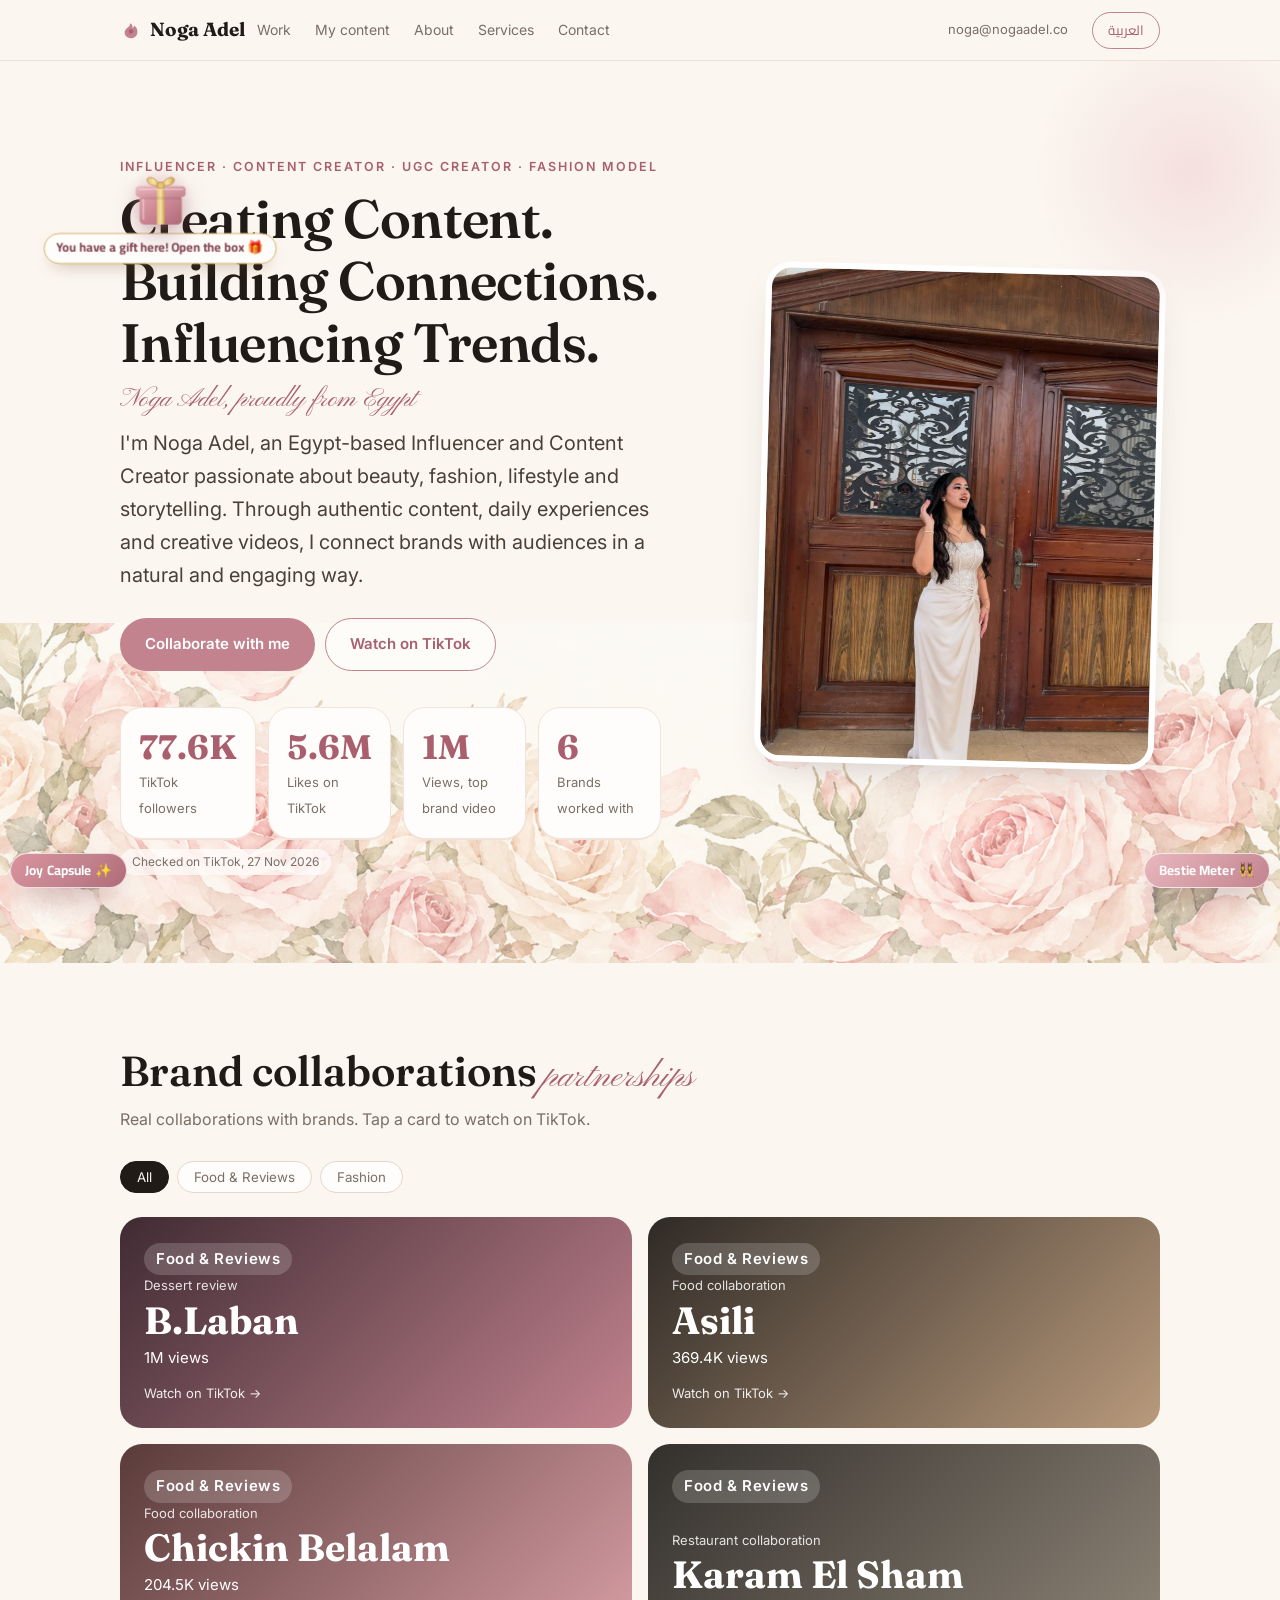
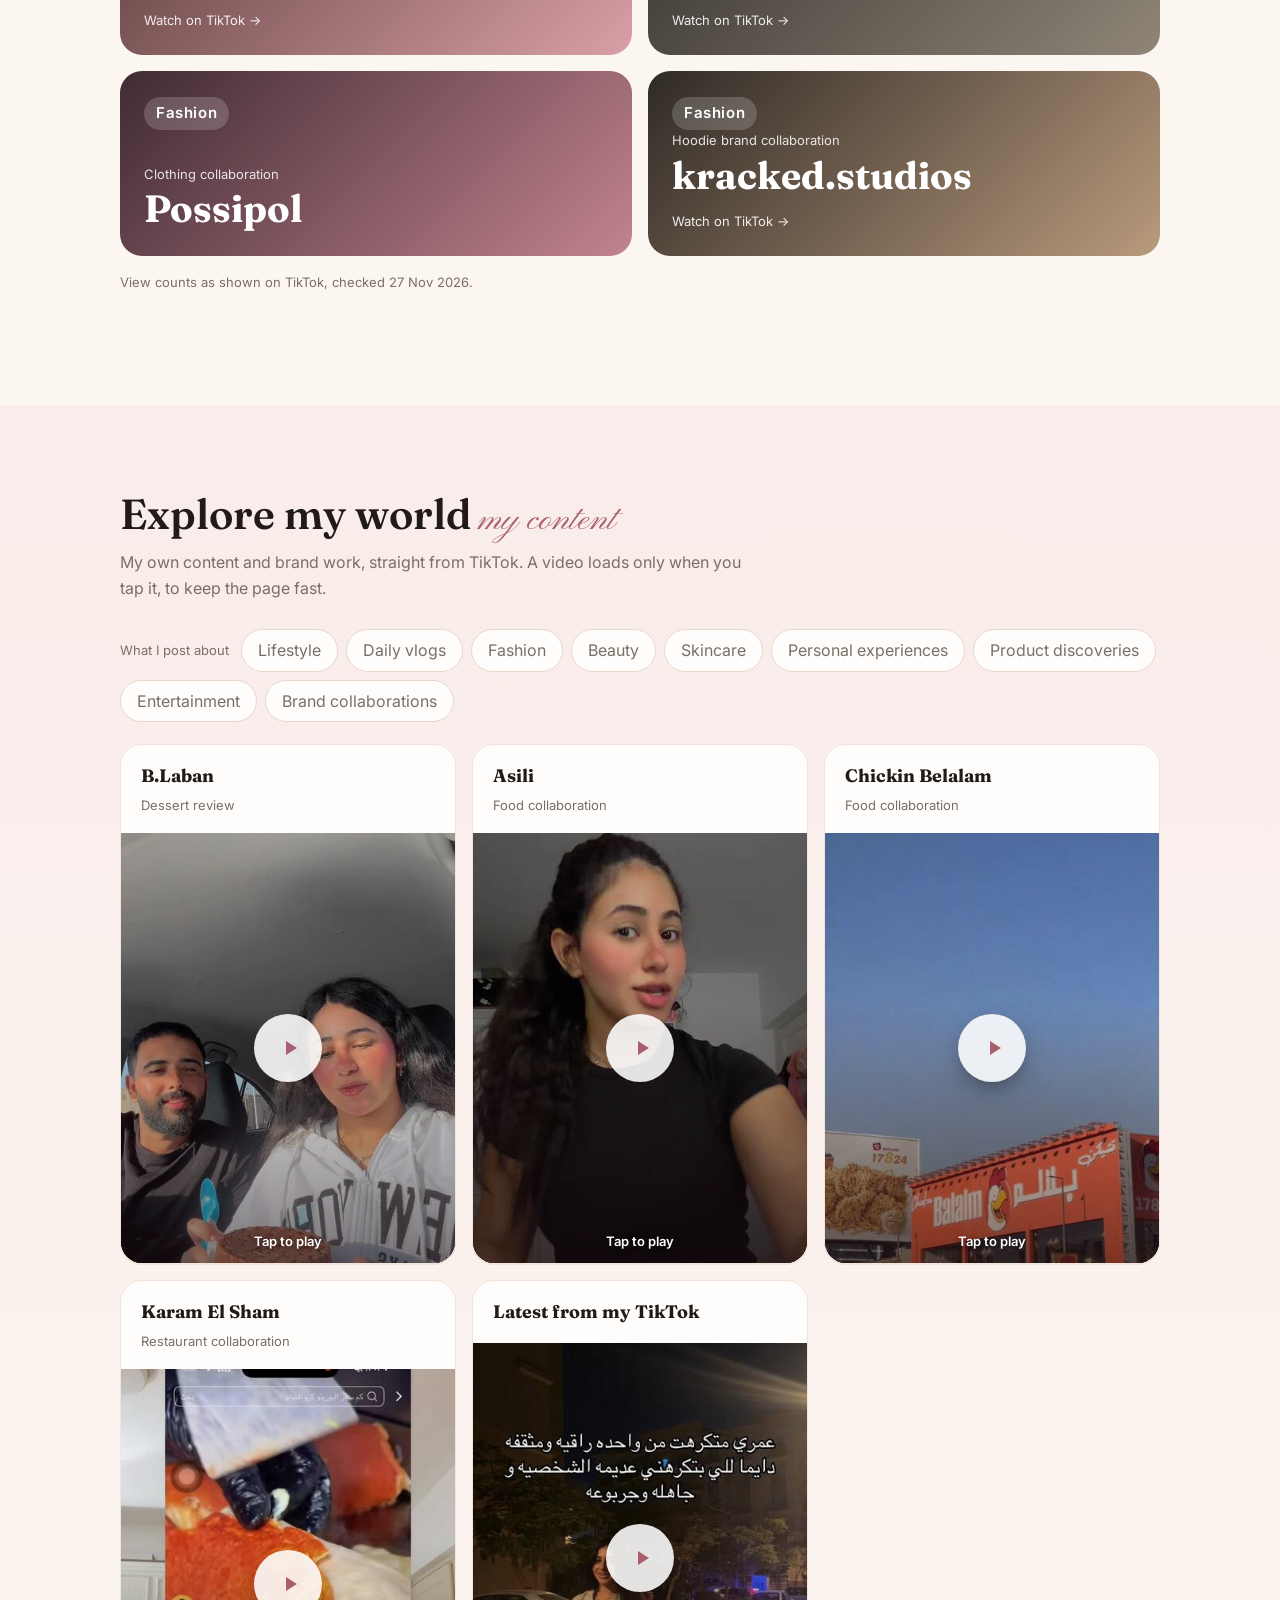
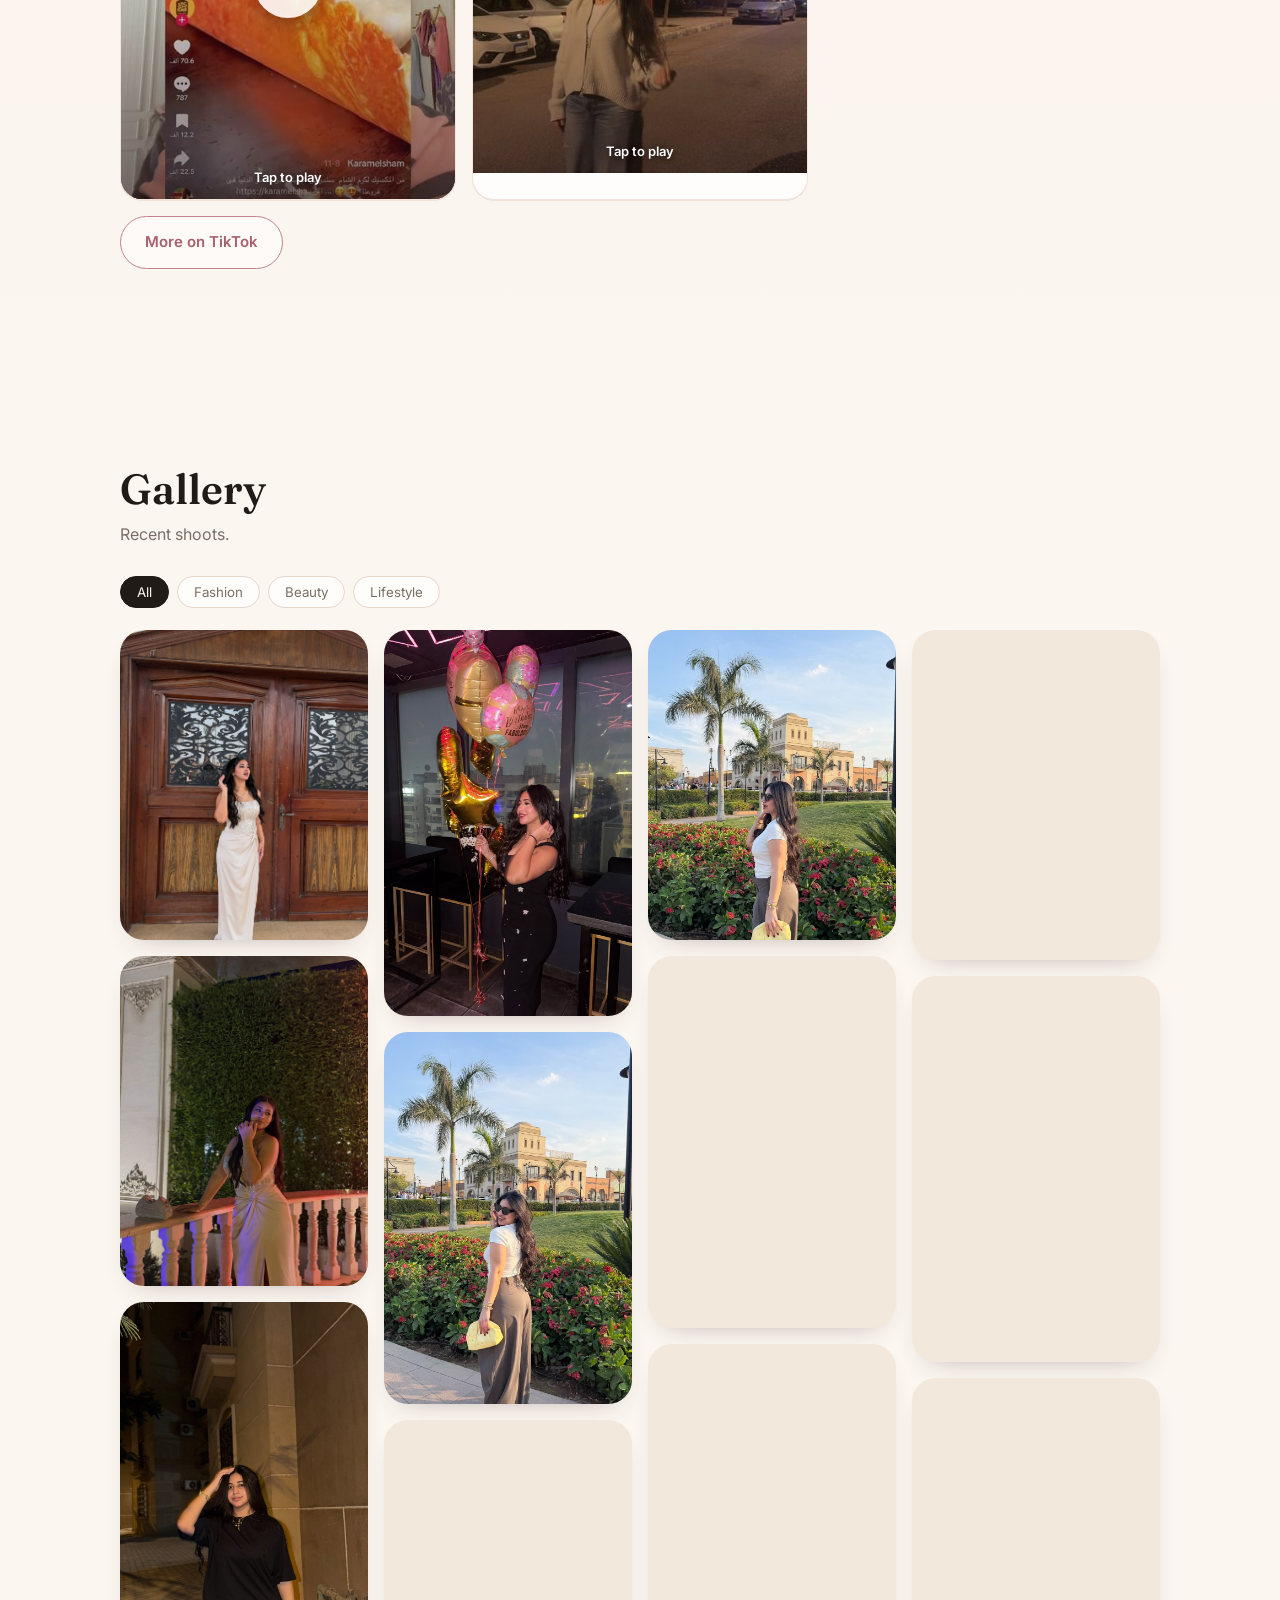
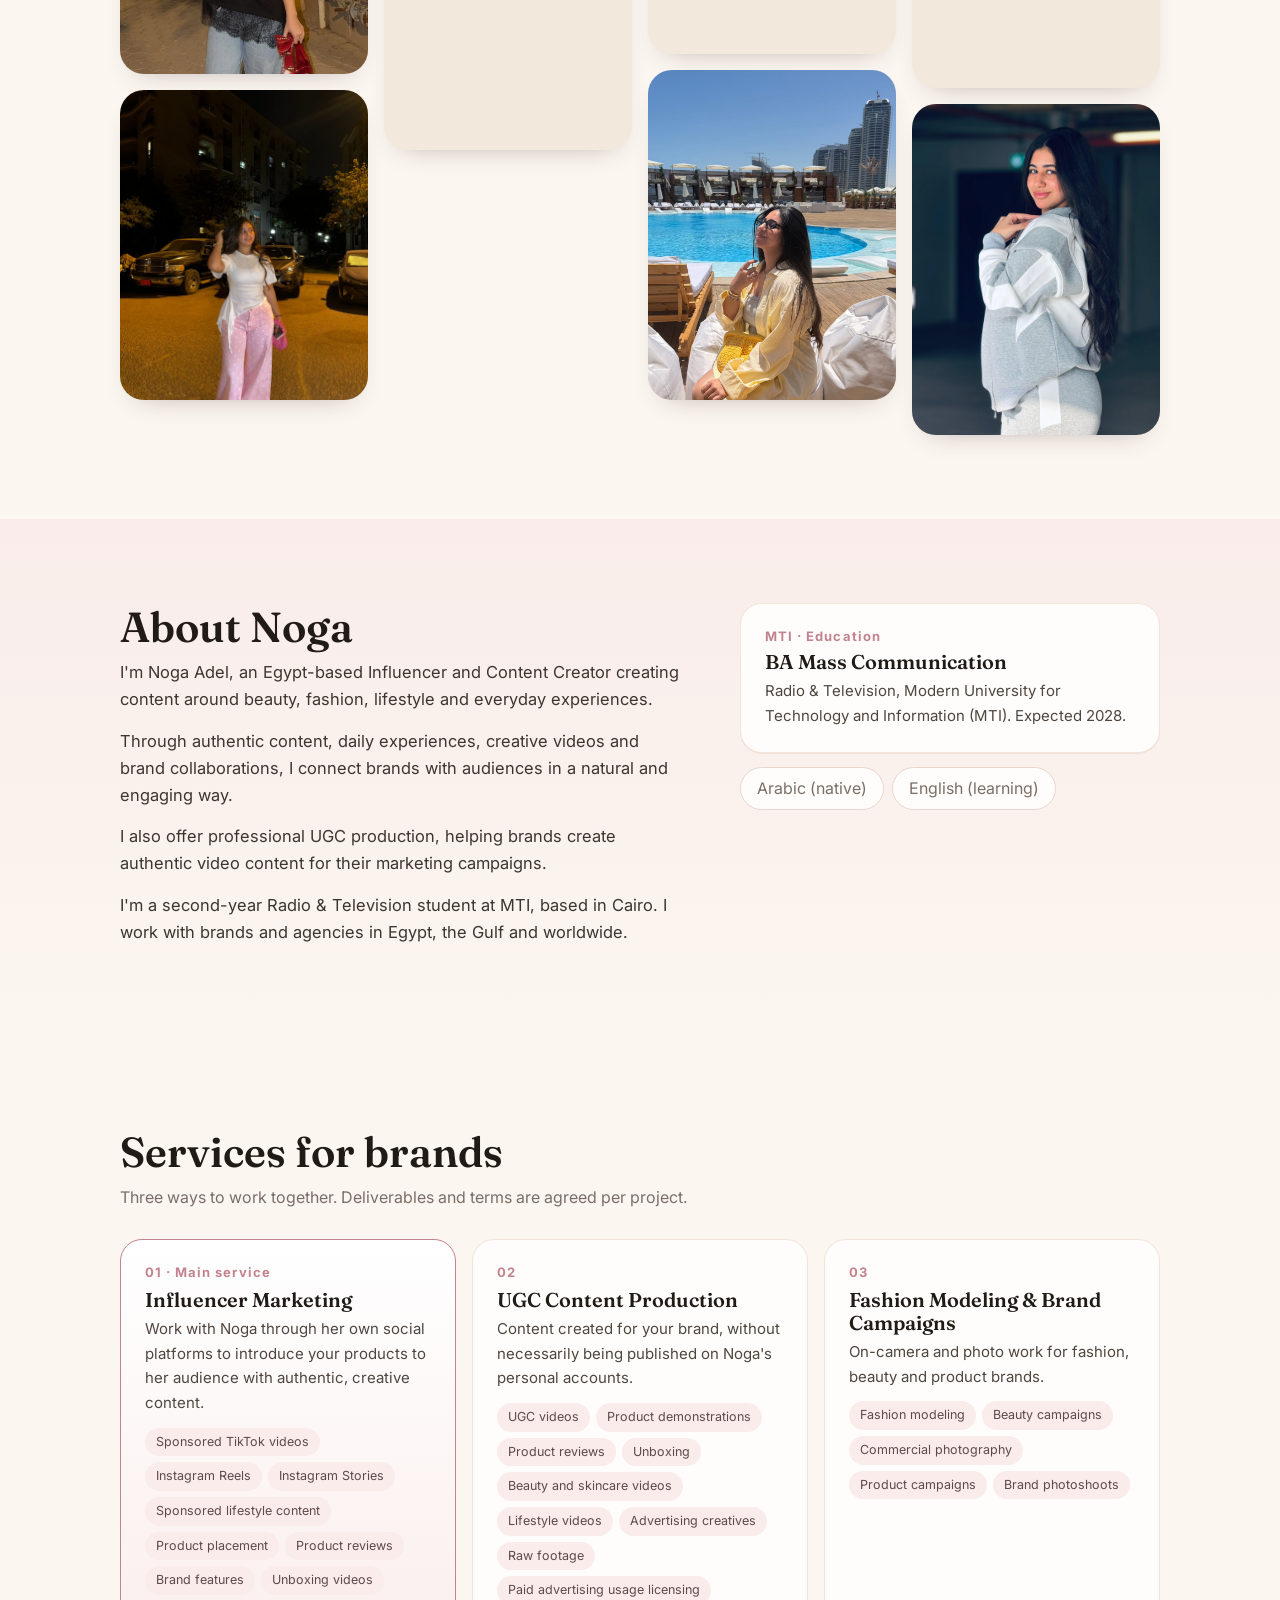
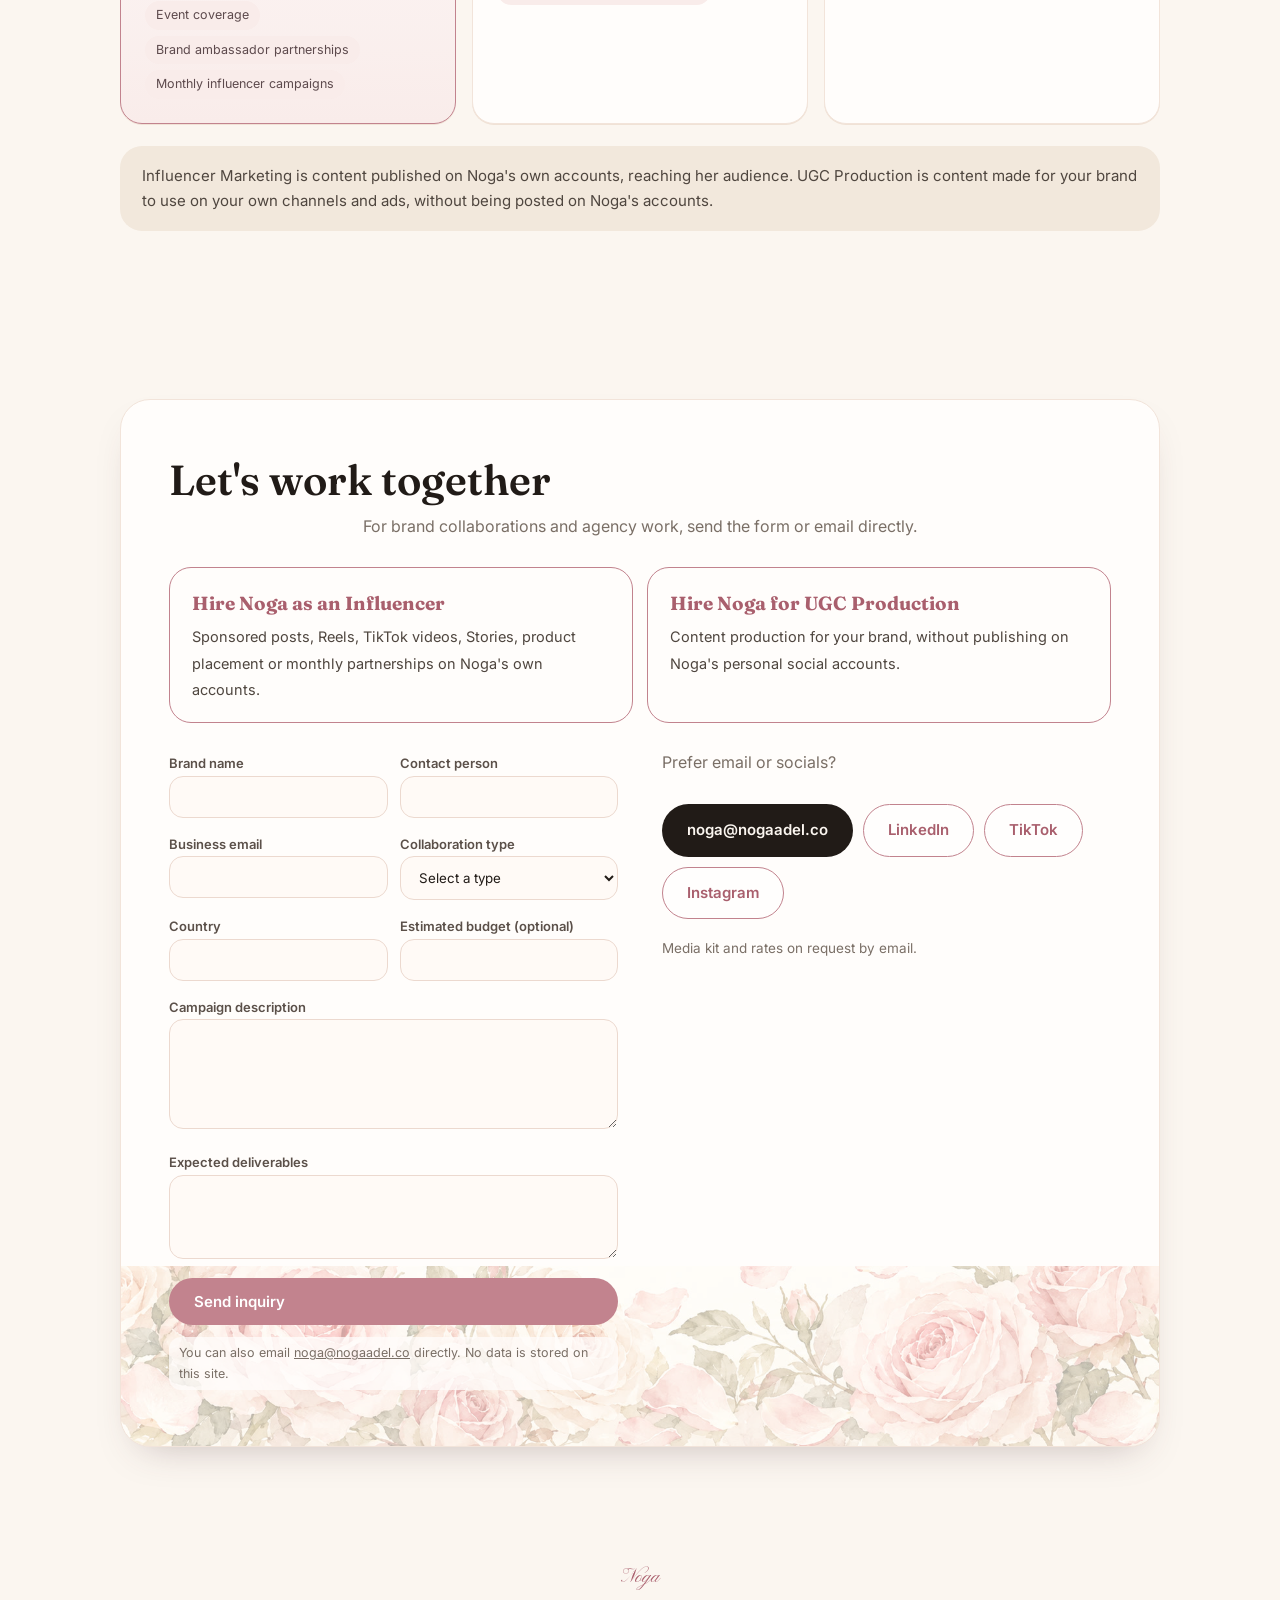
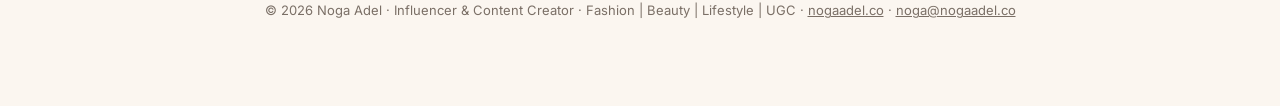
<file: index.html>
<!doctype html>
<html lang="en" dir="ltr">
<head>
<meta charset="utf-8">
<meta name="viewport" content="width=device-width, initial-scale=1">
<title>Noga Adel | Influencer &amp; Content Creator, Egypt</title>
<meta name="description" content="Noga Adel is an Egypt-based Influencer and Content Creator in beauty, fashion and lifestyle, with 77.6K followers on TikTok. Sponsored content, brand partnerships and UGC production.">
<link rel="canonical" href="https://nogaadel.co/">
<meta name="robots" content="index,follow">
<meta name="theme-color" content="#fbf6f0">
<meta property="og:type" content="website">
<meta property="og:site_name" content="Noga Adel">
<meta property="og:title" content="Noga Adel | Influencer & Content Creator">
<meta property="og:description" content="Egypt-based Influencer and Content Creator. 77.6K on TikTok, brand collaborations and UGC production.">
<meta property="og:url" content="https://nogaadel.co/">
<meta property="og:image" content="https://nogaadel.co/og-image.jpg">
<meta property="og:image:width" content="1200">
<meta property="og:image:height" content="630">
<meta name="twitter:card" content="summary_large_image">
<meta name="twitter:title" content="Noga Adel | Influencer & Content Creator">
<meta name="twitter:description" content="Egypt-based Influencer and Content Creator. 77.6K on TikTok, brand collaborations and UGC production.">
<meta name="twitter:image" content="https://nogaadel.co/og-image.jpg">
<link rel="icon" href="favicon.svg" type="image/svg+xml">
<link rel="preconnect" href="https://fonts.googleapis.com">
<link rel="preconnect" href="https://fonts.gstatic.com" crossorigin>
<link href="https://fonts.googleapis.com/css2?family=Fraunces:opsz,wght@9..144,500;9..144,600;9..144,700&family=Inter:wght@400;500;600&family=Cairo:wght@400;600;700&family=Pinyon+Script&display=swap" rel="stylesheet">
<link rel="stylesheet" href="assets/css/style.css">
<link rel="stylesheet" href="assets/css/extra.css">
<link rel="stylesheet" href="assets/css/fan.css?v=3">
<link rel="stylesheet" href="assets/css/site2.css?v=2">
<script type="application/ld+json">
{
  "@context": "https://schema.org",
  "@type": "Person",
  "name": "Noga Adel",
  "url": "https://nogaadel.co/",
  "image": "https://nogaadel.co/og-image.jpg",
  "email": "noga@nogaadel.co",
  "contactPoint": { "@type": "ContactPoint", "contactType": "business inquiries", "email": "noga@nogaadel.co" },
  "jobTitle": "Influencer, Content Creator, UGC Creator, Fashion Model",
  "address": { "@type": "PostalAddress", "addressLocality": "Cairo", "addressCountry": "EG" },
  "sameAs": [
    "https://www.tiktok.com/@noga.adel97",
    "https://www.linkedin.com/in/noga-adel-ugc/",
    "https://www.instagram.com/noga.adel.9699/"
  ]
}
</script>
</head>
<body>
<nav><div class="wrap">
<a class="brand" href="#top"><svg viewBox="0 0 24 24" fill="none" aria-hidden="true"><path d="M12 21c-4 0-7-2.6-7-6.2 0-2.5 1.7-4.3 3.4-5.6C10 8 11 6.6 11 4.5c2 1 3 3 2.7 5.2 1-.4 1.7-1.2 2-2.3 1.7 1.3 3.3 3.4 3.3 6.4 0 4.2-3 7.2-7 7.2z" fill="#c2838e"/><circle cx="12" cy="13.5" r="2.4" fill="#a95f6d"/></svg>Noga Adel</a>
<div class="links">
<a href="#work"><span class="en">Work</span><span class="ar">أعمالي</span></a>
<a href="#videos"><span class="en">My content</span><span class="ar">محتواي</span></a>
<a href="#about"><span class="en">About</span><span class="ar">عن نوجا</span></a>
<a href="#services"><span class="en">Services</span><span class="ar">الخدمات</span></a>
<a href="#contact"><span class="en">Contact</span><span class="ar">تواصل</span></a>
</div>
<a class="navmail" href="mailto:noga@nogaadel.co">noga@nogaadel.co</a>
<button id="lang" type="button" aria-label="Language">العربية</button>
</div></nav>

<header class="hero" id="top"><div class="wrap">
<div class="htxt">
<div class="eyebrow" id="hero-roles">Influencer · Content Creator · UGC Creator · Fashion Model</div>
<h1><span class="en">Creating Content. Building Connections. Influencing Trends.</span><span class="ar">محتوى بيصنع تواصل، وتريندات بتتأثر.</span><span class="accent"><span class="en">Noga Adel, proudly from Egypt</span><span class="ar">نوجا عادل، بفخر من مصر</span></span></h1>
<p class="lead" id="hero-lead"></p>
<div class="cta">
<a class="btn r" href="#contact"><span class="en">Collaborate with me</span><span class="ar">نتعاون سوا</span></a>
<a class="btn s" id="cta-tiktok" href="https://www.tiktok.com/@noga.adel97" target="_blank" rel="noopener"><span class="en">Watch on TikTok</span><span class="ar">شاهد على تيك توك</span></a>
</div>
<div class="stats" id="stats"></div>
<div class="stats-note" id="stats-note"></div>
</div>
<div class="ph"><img src="2-noga-1.jpg" alt="Noga Adel in a cream gown at a carved wooden door" width="1100" height="1467" fetchpriority="high"></div>
</div></header>

<section id="work"><div class="wrap">
<h2><span class="en">Brand collaborations</span><span class="ar">تعاونات البراندات</span><span class="accent en">partnerships</span></h2>
<p class="sub"><span class="en">Real collaborations with brands. Tap a card to watch on TikTok.</span><span class="ar">تعاونات حقيقية مع براندات. اضغط على الكارت للمشاهدة على تيك توك.</span></p>
<div class="chips" id="work-chips"></div>
<div class="grid c2" id="work-grid"></div>
<p class="sub" style="margin-top:16px;font-size:13px" id="work-note"></p>
</div></section>

<section id="videos" class="alt"><div class="wrap">
<h2><span class="en">Explore my world</span><span class="ar">اكتشف عالمي</span><span class="accent en">my content</span></h2>
<p class="sub" id="videos-intro"></p>
<div class="chips themes" id="themes"></div>
<div class="videos" id="video-grid"></div>
<p class="sub" style="margin-top:16px"><a class="btn s" id="cta-tiktok2" href="https://www.tiktok.com/@noga.adel97" target="_blank" rel="noopener"><span class="en">More on TikTok</span><span class="ar">المزيد على تيك توك</span></a></p>
</div></section>

<section id="gallery"><div class="wrap">
<h2><span class="en">Gallery</span><span class="ar">معرض الصور الاحترافي</span></h2>
<p class="sub"><span class="en">Recent shoots.</span><span class="ar">من أحدث التصويرات.</span></p>
<div class="chips gal-tabs" id="gallery-tabs"></div>
<div class="gal-grid" id="gallery-grid"></div>
</div></section>

<section id="about" class="alt"><div class="wrap two">
<div class="about">
<h2><span class="en">About Noga</span><span class="ar">عن نوجا</span></h2>
<div id="about-paras"></div>
</div>
<div>
<div class="card edu reveal"><div class="num">MTI · <span class="en">Education</span><span class="ar">التعليم</span></div>
<h3 id="edu-title"></h3>
<p id="edu-detail"></p></div>
<div class="chips" id="lang-chips" style="margin-top:14px"></div>
</div>
</div></section>

<section id="services"><div class="wrap">
<h2><span class="en">Services for brands</span><span class="ar">خدمات للبراندات</span></h2>
<p class="sub" id="services-intro"></p>
<div class="grid c3" id="services-grid"></div>
<p class="diff reveal" id="services-diff"></p>
</div></section>

<section id="contact"><div class="wrap">
<div class="contact reveal">
<h2><span class="en">Let's work together</span><span class="ar">يلا نشتغل سوا</span></h2>
<p class="sub"><span class="en">For brand collaborations and agency work, send the form or email directly.</span><span class="ar">للتعاونات مع البراندات والوكالات، املأ الفورم أو ابعت إيميل مباشرة.</span></p>
<div class="collab" id="collab"></div>
<div class="cgrid">
<form class="form" id="inquiry-form" novalidate>
<div class="frow">
<div><label for="f-brand"><span class="en">Brand name</span><span class="ar">اسم البراند</span></label>
<input id="f-brand" name="brand" type="text" required autocomplete="organization"></div>
<div><label for="f-person"><span class="en">Contact person</span><span class="ar">اسم الشخص المسؤول</span></label>
<input id="f-person" name="contact_person" type="text" required autocomplete="name"></div>
</div>
<div class="frow">
<div><label for="f-email"><span class="en">Business email</span><span class="ar">الإيميل الرسمي</span></label>
<input id="f-email" name="email" type="email" required autocomplete="email"></div>
<div><label for="f-service"><span class="en">Collaboration type</span><span class="ar">نوع التعاون</span></label>
<select id="f-service" name="service" required></select></div>
</div>
<div class="frow">
<div><label for="f-country"><span class="en">Country</span><span class="ar">الدولة</span></label>
<input id="f-country" name="country" type="text" required autocomplete="country-name"></div>
<div><label for="f-budget"><span class="en">Estimated budget (optional)</span><span class="ar">الميزانية التقديرية (اختياري)</span></label>
<input id="f-budget" name="budget" type="text"></div>
</div>
<div><label for="f-message"><span class="en">Campaign description</span><span class="ar">وصف الحملة</span></label>
<textarea id="f-message" name="message" required></textarea></div>
<div><label for="f-deliv"><span class="en">Expected deliverables</span><span class="ar">المطلوب تسليمه</span></label>
<textarea id="f-deliv" name="deliverables" required style="min-height:84px"></textarea></div>
<div class="form-status" id="form-status" role="status"></div>
<button class="btn r" id="form-submit" type="submit"><span class="en">Send inquiry</span><span class="ar">إرسال الطلب</span></button>
<p class="form-note"><span class="en">You can also email <a href="mailto:noga@nogaadel.co">noga@nogaadel.co</a> directly. No data is stored on this site.</span><span class="ar">تقدر كمان تبعت إيميل مباشرة على <a href="mailto:noga@nogaadel.co">noga@nogaadel.co</a>. مفيش بيانات بتتخزن على الموقع.</span></p>
</form>
<div>
<p class="sub" style="text-align:start"><span class="en">Prefer email or socials?</span><span class="ar">تفضّل الإيميل أو السوشيال؟</span></p>
<div class="socials" style="justify-content:flex-start">
<a class="btn p" id="c-email" href="mailto:noga@nogaadel.co">noga@nogaadel.co</a>
<a class="btn s" id="c-linkedin" href="https://www.linkedin.com/in/noga-adel-ugc/" target="_blank" rel="noopener">LinkedIn</a>
<a class="btn s" id="c-tiktok" href="https://www.tiktok.com/@noga.adel97" target="_blank" rel="noopener">TikTok</a>
<a class="btn s" id="c-instagram" href="https://www.instagram.com/noga.adel.9699/" target="_blank" rel="noopener">Instagram</a>
</div>
<p class="mk" style="text-align:start" id="mk-note"></p>
</div>
</div>
</div>
</div></section>


<footer><span class="accent">Noga</span>© 2026 Noga Adel · Influencer &amp; Content Creator · Fashion | Beauty | Lifestyle | UGC · <a href="https://nogaadel.co/">nogaadel.co</a> · <a href="mailto:noga@nogaadel.co">noga@nogaadel.co</a></footer>

<script src="assets/js/main.js?v=4" defer></script>
<script src="assets/js/fan.js?v=4" defer></script>
<script src="assets/js/gift.js?v=1" defer></script>
</body>
</html>
</file>
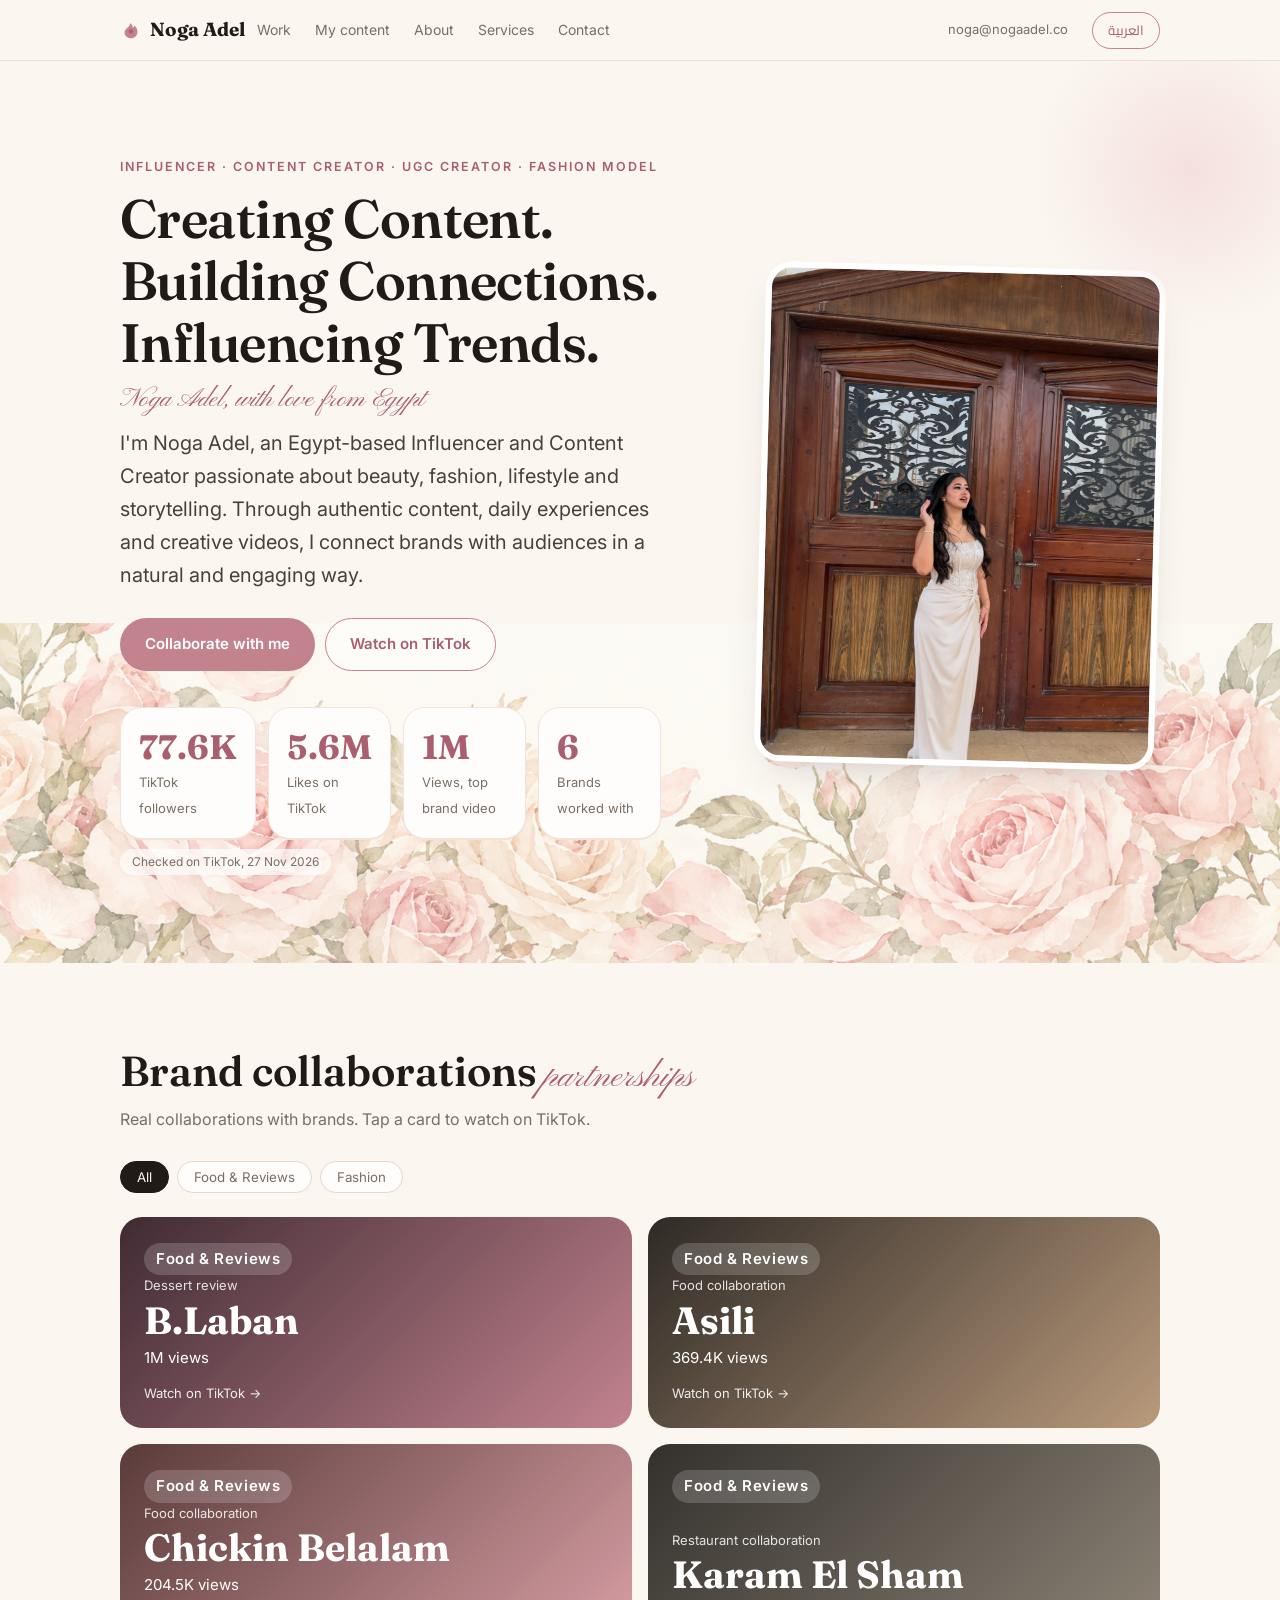
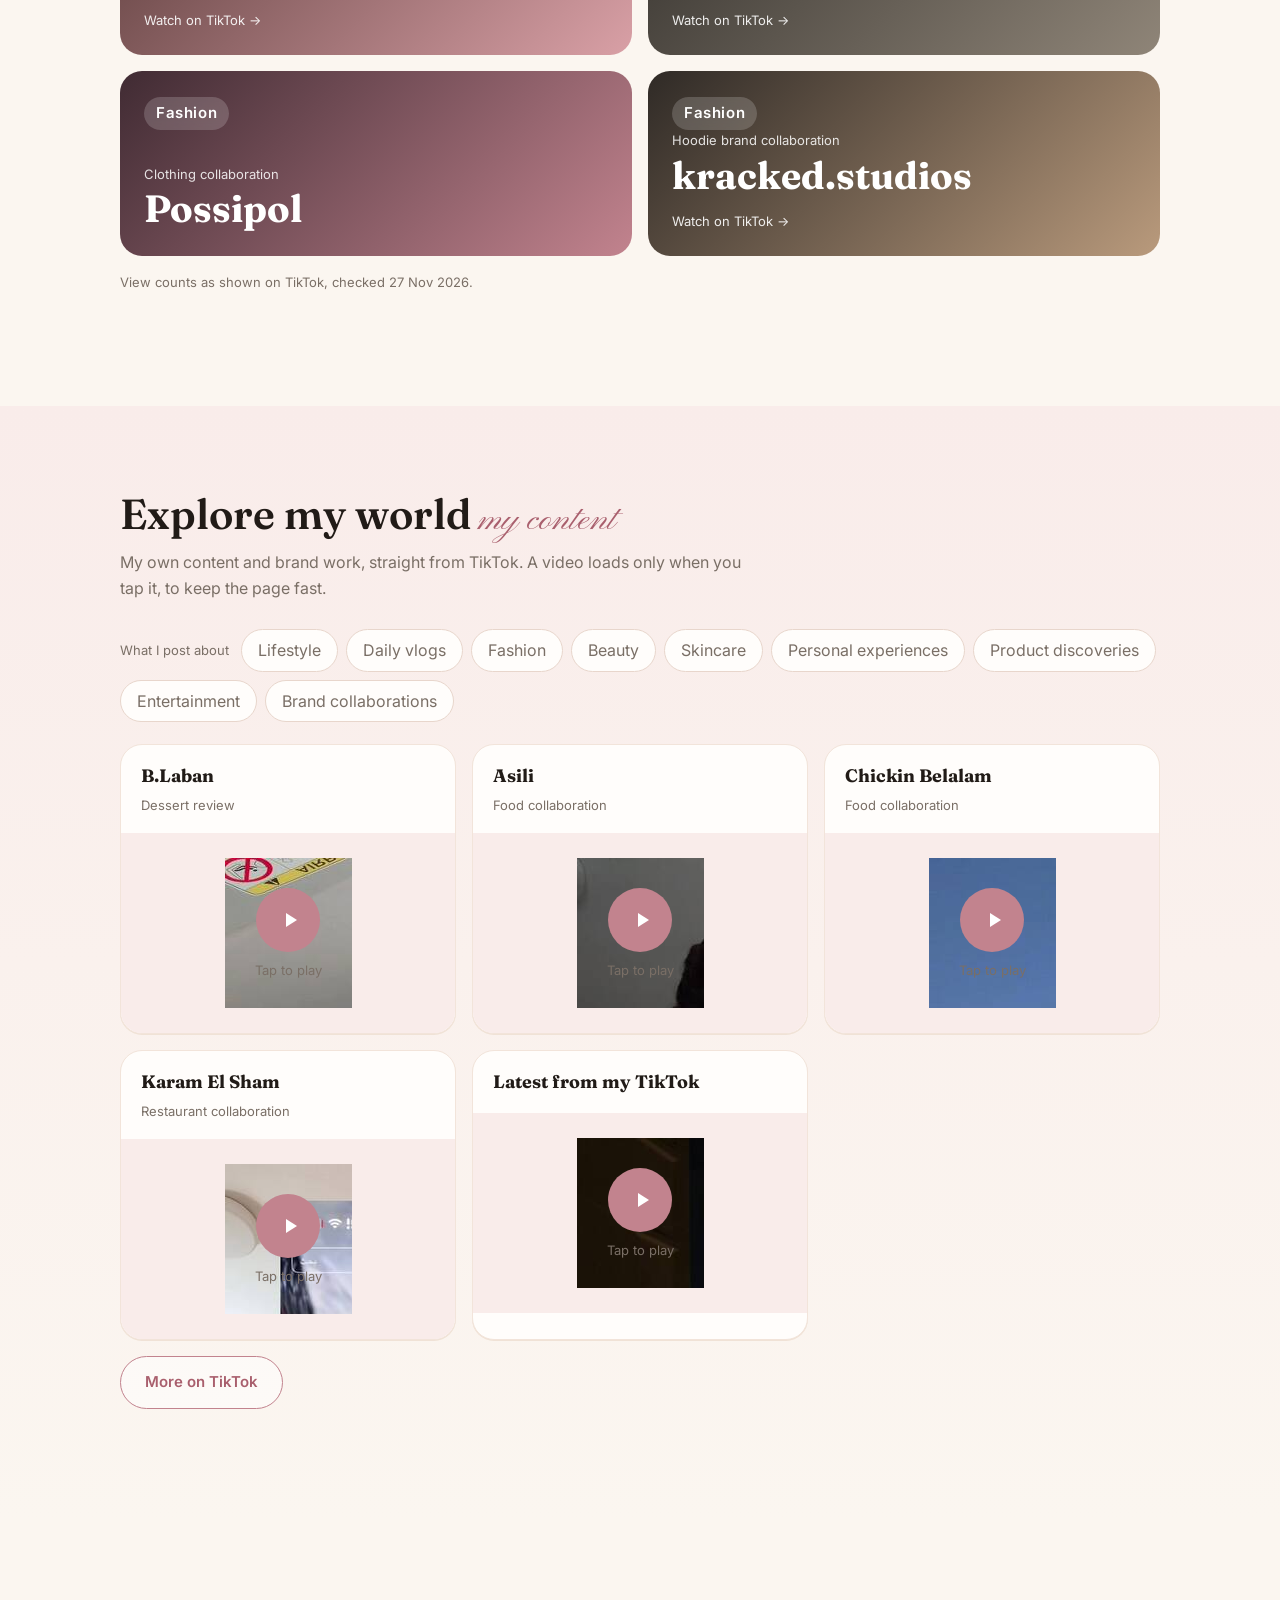
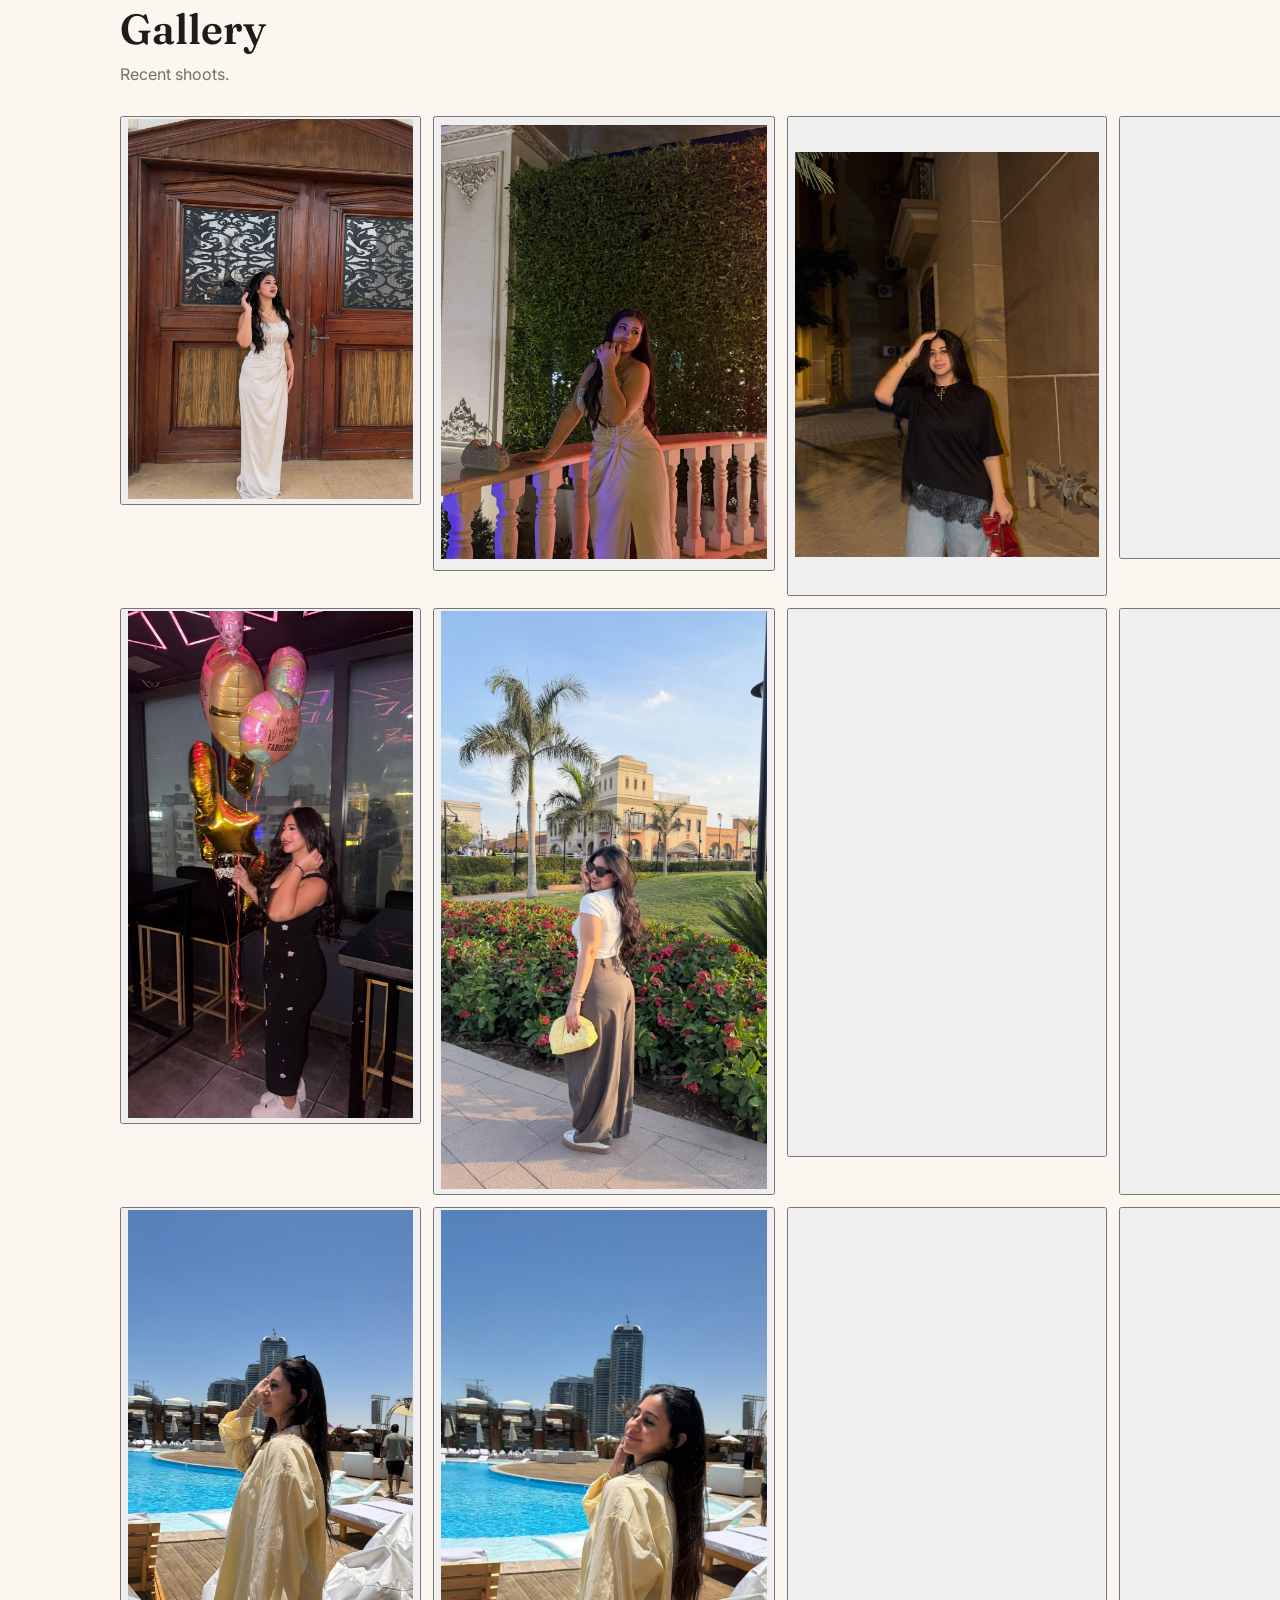
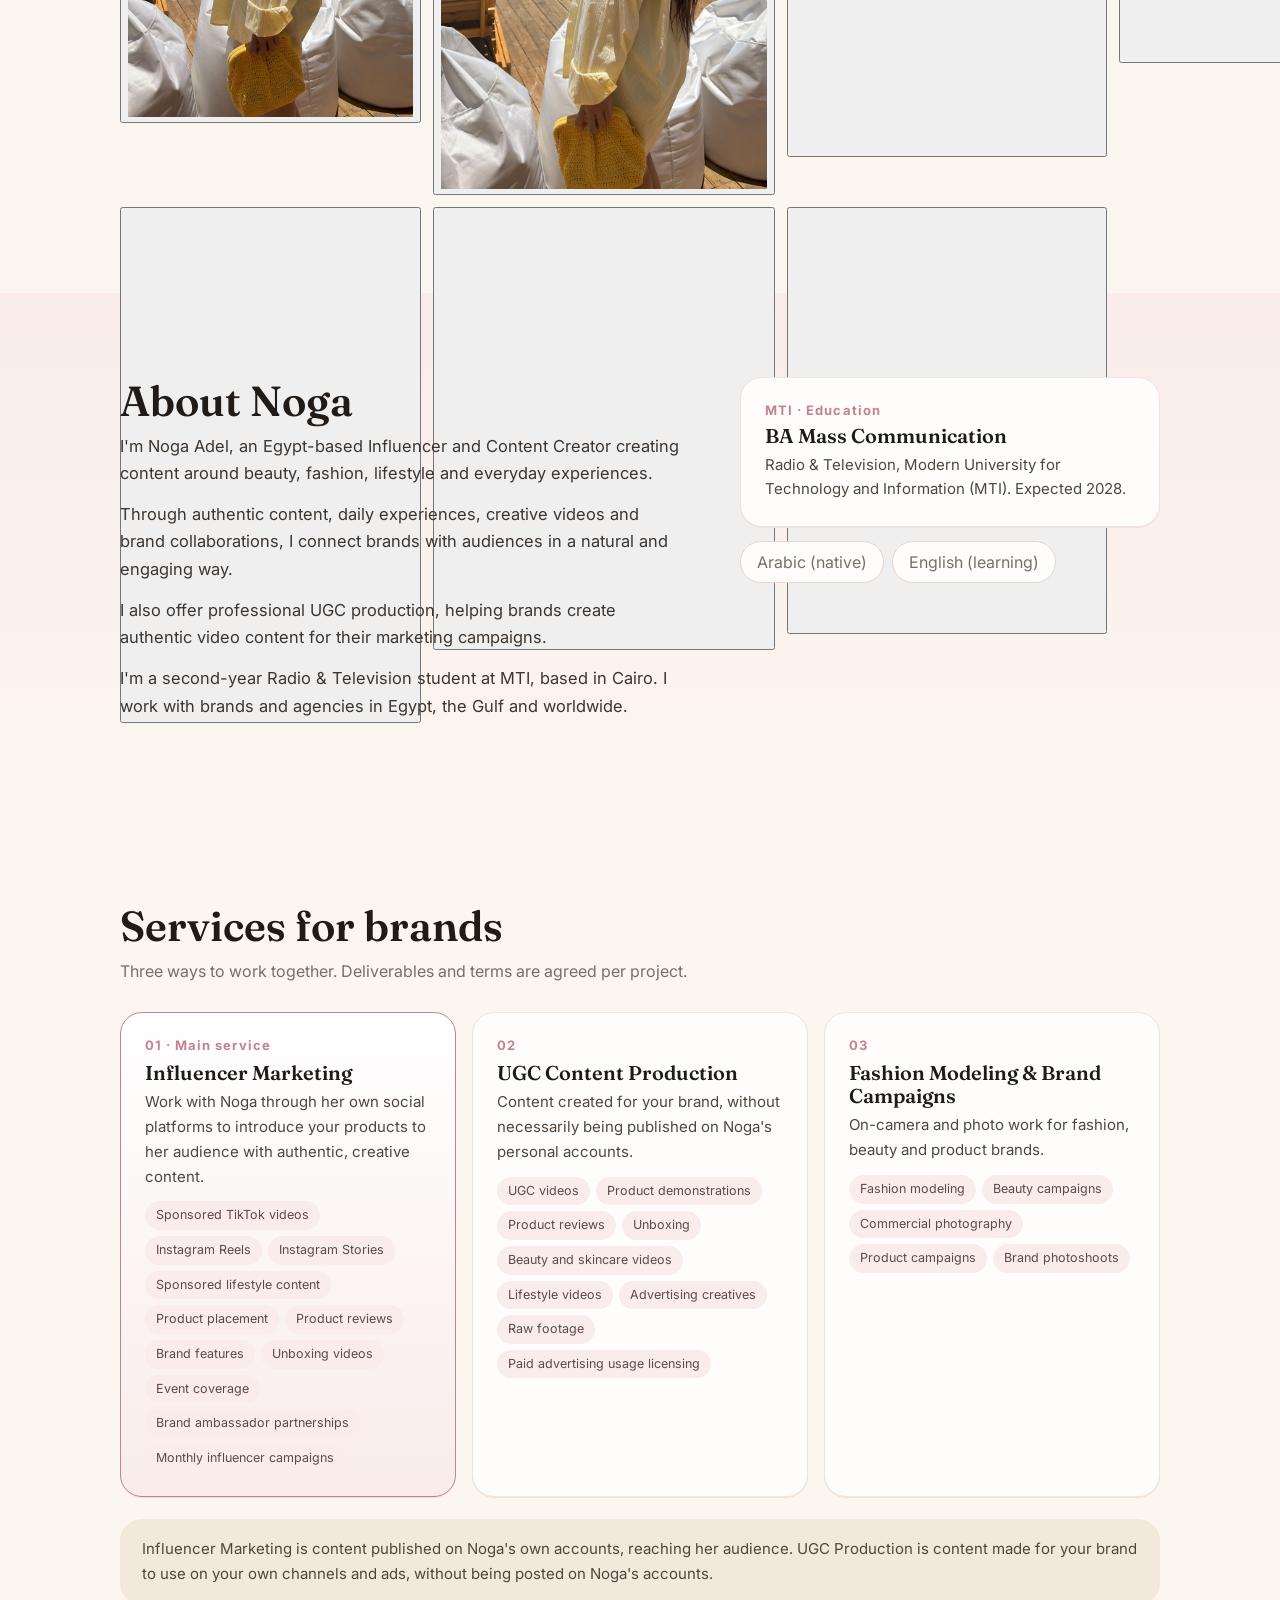
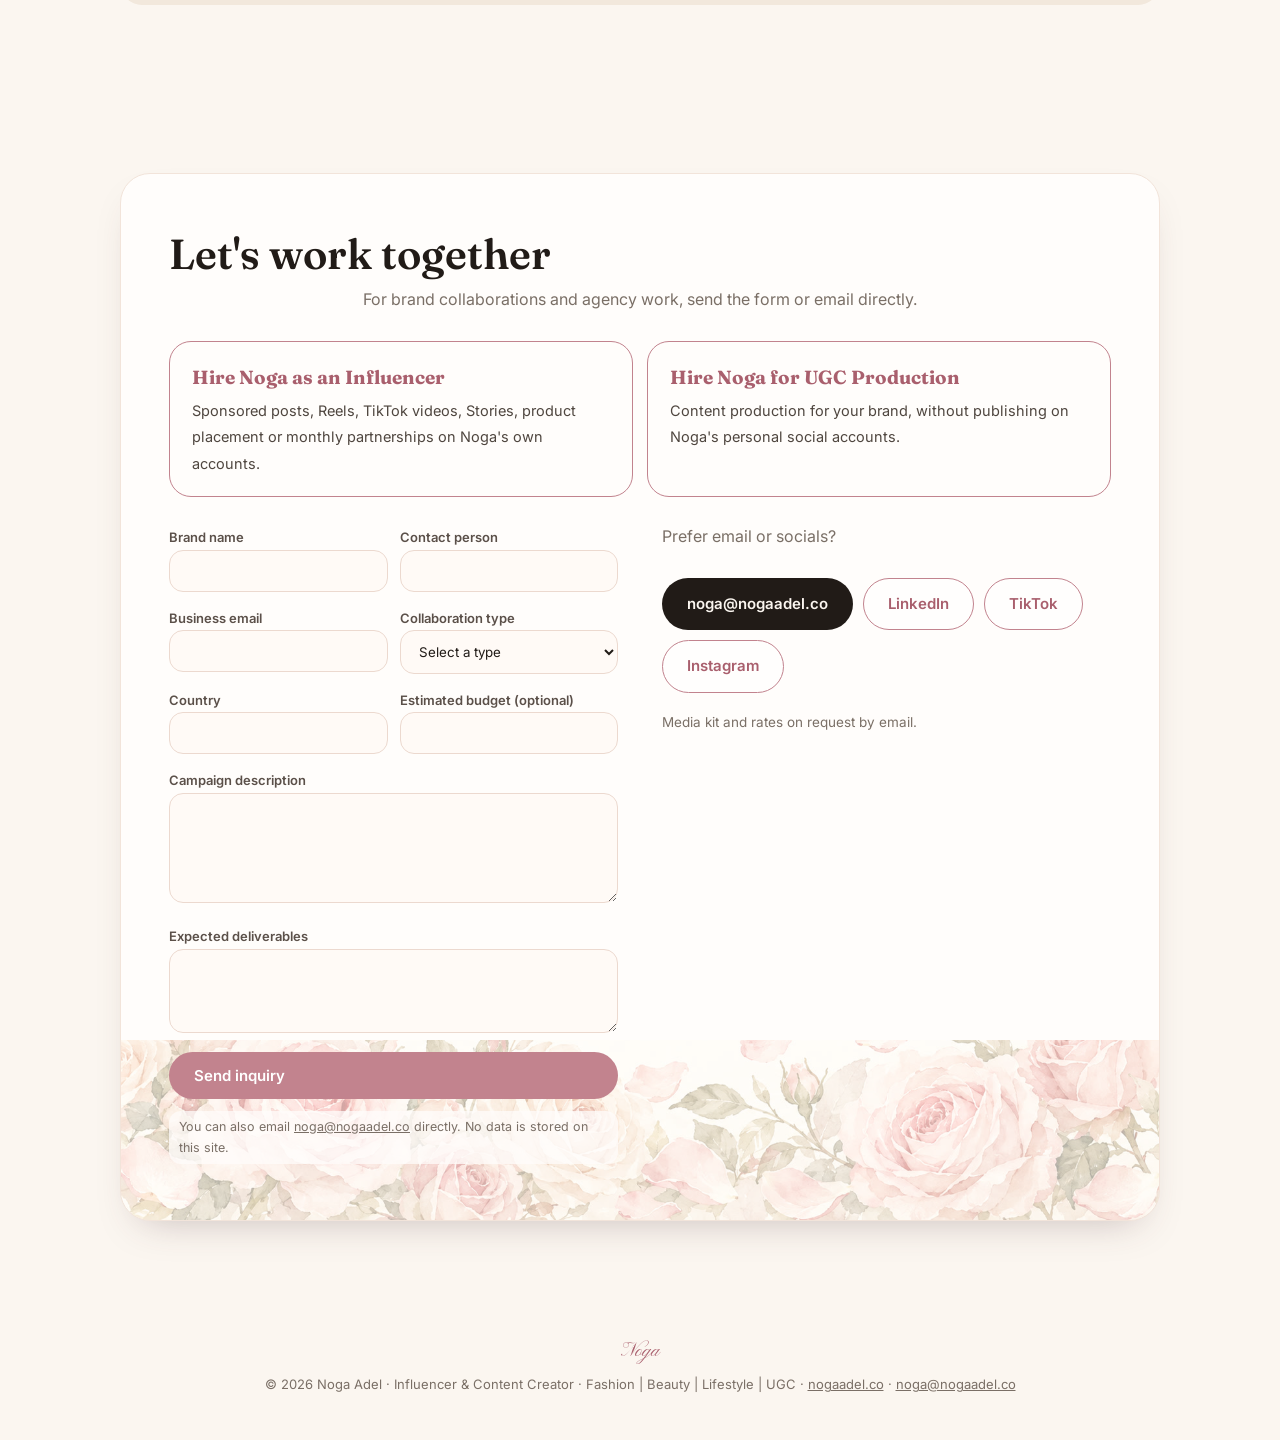
<file: 1-index.html>
<!doctype html>
<html lang="en" dir="ltr">
<head>
<meta charset="utf-8">
<meta name="viewport" content="width=device-width, initial-scale=1">
<title>Noga Adel | Influencer &amp; Content Creator, Egypt</title>
<meta name="description" content="Noga Adel is an Egypt-based Influencer and Content Creator in beauty, fashion and lifestyle, with 77.6K followers on TikTok. Sponsored content, brand partnerships and UGC production.">
<link rel="canonical" href="https://nogaadel.co/">
<meta name="robots" content="index,follow">
<meta name="theme-color" content="#fbf6f0">
<meta property="og:type" content="website">
<meta property="og:site_name" content="Noga Adel">
<meta property="og:title" content="Noga Adel | Influencer & Content Creator">
<meta property="og:description" content="Egypt-based Influencer and Content Creator. 77.6K on TikTok, brand collaborations and UGC production.">
<meta property="og:url" content="https://nogaadel.co/">
<meta property="og:image" content="https://nogaadel.co/og-image.jpg">
<meta property="og:image:width" content="1200">
<meta property="og:image:height" content="630">
<meta name="twitter:card" content="summary_large_image">
<meta name="twitter:title" content="Noga Adel | Influencer & Content Creator">
<meta name="twitter:description" content="Egypt-based Influencer and Content Creator. 77.6K on TikTok, brand collaborations and UGC production.">
<meta name="twitter:image" content="https://nogaadel.co/og-image.jpg">
<link rel="icon" href="favicon.svg" type="image/svg+xml">
<link rel="preconnect" href="https://fonts.googleapis.com">
<link rel="preconnect" href="https://fonts.gstatic.com" crossorigin>
<link href="https://fonts.googleapis.com/css2?family=Fraunces:opsz,wght@9..144,500;9..144,600;9..144,700&family=Inter:wght@400;500;600&family=Cairo:wght@400;600;700&family=Pinyon+Script&display=swap" rel="stylesheet">
<link rel="stylesheet" href="assets/css/style.css">
<link rel="stylesheet" href="assets/css/extra.css">
<script type="application/ld+json">
{
  "@context": "https://schema.org",
  "@type": "Person",
  "name": "Noga Adel",
  "url": "https://nogaadel.co/",
  "image": "https://nogaadel.co/og-image.jpg",
  "email": "noga@nogaadel.co",
  "contactPoint": { "@type": "ContactPoint", "contactType": "business inquiries", "email": "noga@nogaadel.co" },
  "jobTitle": "Influencer, Content Creator, UGC Creator, Fashion Model",
  "address": { "@type": "PostalAddress", "addressLocality": "Cairo", "addressCountry": "EG" },
  "sameAs": [
    "https://www.tiktok.com/@noga.adel97",
    "https://www.linkedin.com/in/noga-adel-ugc/",
    "https://www.instagram.com/noga.adel.9699/"
  ]
}
</script>
</head>
<body>
<nav><div class="wrap">
<a class="brand" href="#top"><svg viewBox="0 0 24 24" fill="none" aria-hidden="true"><path d="M12 21c-4 0-7-2.6-7-6.2 0-2.5 1.7-4.3 3.4-5.6C10 8 11 6.6 11 4.5c2 1 3 3 2.7 5.2 1-.4 1.7-1.2 2-2.3 1.7 1.3 3.3 3.4 3.3 6.4 0 4.2-3 7.2-7 7.2z" fill="#c2838e"/><circle cx="12" cy="13.5" r="2.4" fill="#a95f6d"/></svg>Noga Adel</a>
<div class="links">
<a href="#work"><span class="en">Work</span><span class="ar">أعمالي</span></a>
<a href="#videos"><span class="en">My content</span><span class="ar">محتواي</span></a>
<a href="#about"><span class="en">About</span><span class="ar">عنها</span></a>
<a href="#services"><span class="en">Services</span><span class="ar">الخدمات</span></a>
<a href="#contact"><span class="en">Contact</span><span class="ar">تواصل</span></a>
</div>
<a class="navmail" href="mailto:noga@nogaadel.co">noga@nogaadel.co</a>
<button id="lang" type="button" aria-label="Language">العربية</button>
</div></nav>

<header class="hero" id="top"><div class="wrap">
<div class="htxt">
<div class="eyebrow" id="hero-roles">Influencer · Content Creator · UGC Creator · Fashion Model</div>
<h1><span class="en">Creating Content. Building Connections. Influencing Trends.</span><span class="ar">محتوى بيصنع تواصل، وتريندات بتتأثر.</span><span class="accent"><span class="en">Noga Adel, with love from Egypt</span><span class="ar">نوجا عادل، بحب من مصر</span></span></h1>
<p class="lead" id="hero-lead"></p>
<div class="cta">
<a class="btn r" href="#contact"><span class="en">Collaborate with me</span><span class="ar">نتعاون سوا</span></a>
<a class="btn s" id="cta-tiktok" href="https://www.tiktok.com/@noga.adel97" target="_blank" rel="noopener"><span class="en">Watch on TikTok</span><span class="ar">شاهدي على تيك توك</span></a>
</div>
<div class="stats" id="stats"></div>
<div class="stats-note" id="stats-note"></div>
</div>
<div class="ph"><img src="2-noga-1.jpg" alt="Noga Adel in a cream gown at a carved wooden door" width="1100" height="1467" fetchpriority="high"></div>
</div></header>

<section id="work"><div class="wrap">
<h2><span class="en">Brand collaborations</span><span class="ar">تعاونات البراندات</span><span class="accent en">partnerships</span></h2>
<p class="sub"><span class="en">Real collaborations with brands. Tap a card to watch on TikTok.</span><span class="ar">تعاونات حقيقية مع براندات. اضغطي على الكارت للمشاهدة على تيك توك.</span></p>
<div class="chips" id="work-chips"></div>
<div class="grid c2" id="work-grid"></div>
<p class="sub" style="margin-top:16px;font-size:13px" id="work-note"></p>
</div></section>

<section id="videos" class="alt"><div class="wrap">
<h2><span class="en">Explore my world</span><span class="ar">اكتشفي عالمي</span><span class="accent en">my content</span></h2>
<p class="sub" id="videos-intro"></p>
<div class="chips themes" id="themes"></div>
<div class="videos" id="video-grid"></div>
<p class="sub" style="margin-top:16px"><a class="btn s" id="cta-tiktok2" href="https://www.tiktok.com/@noga.adel97" target="_blank" rel="noopener"><span class="en">More on TikTok</span><span class="ar">المزيد على تيك توك</span></a></p>
</div></section>

<section id="gallery"><div class="wrap">
<h2><span class="en">Gallery</span><span class="ar">الجاليري</span></h2>
<p class="sub"><span class="en">Recent shoots.</span><span class="ar">من أحدث التصويرات.</span></p>
<div class="gallery" id="gallery-grid"></div>
</div></section>

<section id="about" class="alt"><div class="wrap two">
<div class="about">
<h2><span class="en">About Noga</span><span class="ar">عن نوجا</span></h2>
<div id="about-paras"></div>
</div>
<div>
<div class="card edu reveal"><div class="num">MTI · <span class="en">Education</span><span class="ar">التعليم</span></div>
<h3 id="edu-title"></h3>
<p id="edu-detail"></p></div>
<div class="chips" id="lang-chips" style="margin-top:14px"></div>
</div>
</div></section>

<section id="services"><div class="wrap">
<h2><span class="en">Services for brands</span><span class="ar">خدمات للبراندات</span></h2>
<p class="sub" id="services-intro"></p>
<div class="grid c3" id="services-grid"></div>
<p class="diff reveal" id="services-diff"></p>
</div></section>

<section id="contact"><div class="wrap">
<div class="contact reveal">
<h2><span class="en">Let's work together</span><span class="ar">يلا نشتغل سوا</span></h2>
<p class="sub"><span class="en">For brand collaborations and agency work, send the form or email directly.</span><span class="ar">للتعاونات مع البراندات والوكالات، املئي الفورم أو ابعتي إيميل مباشرة.</span></p>
<div class="collab" id="collab"></div>
<div class="cgrid">
<form class="form" id="inquiry-form" novalidate>
<div class="frow">
<div><label for="f-brand"><span class="en">Brand name</span><span class="ar">اسم البراند</span></label>
<input id="f-brand" name="brand" type="text" required autocomplete="organization"></div>
<div><label for="f-person"><span class="en">Contact person</span><span class="ar">اسم الشخص المسؤول</span></label>
<input id="f-person" name="contact_person" type="text" required autocomplete="name"></div>
</div>
<div class="frow">
<div><label for="f-email"><span class="en">Business email</span><span class="ar">الإيميل الرسمي</span></label>
<input id="f-email" name="email" type="email" required autocomplete="email"></div>
<div><label for="f-service"><span class="en">Collaboration type</span><span class="ar">نوع التعاون</span></label>
<select id="f-service" name="service" required></select></div>
</div>
<div class="frow">
<div><label for="f-country"><span class="en">Country</span><span class="ar">الدولة</span></label>
<input id="f-country" name="country" type="text" required autocomplete="country-name"></div>
<div><label for="f-budget"><span class="en">Estimated budget (optional)</span><span class="ar">الميزانية التقديرية (اختياري)</span></label>
<input id="f-budget" name="budget" type="text"></div>
</div>
<div><label for="f-message"><span class="en">Campaign description</span><span class="ar">وصف الحملة</span></label>
<textarea id="f-message" name="message" required></textarea></div>
<div><label for="f-deliv"><span class="en">Expected deliverables</span><span class="ar">المطلوب تسليمه</span></label>
<textarea id="f-deliv" name="deliverables" required style="min-height:84px"></textarea></div>
<div class="form-status" id="form-status" role="status"></div>
<button class="btn r" id="form-submit" type="submit"><span class="en">Send inquiry</span><span class="ar">إرسال الطلب</span></button>
<p class="form-note"><span class="en">You can also email <a href="mailto:noga@nogaadel.co">noga@nogaadel.co</a> directly. No data is stored on this site.</span><span class="ar">تقدري كمان تبعتي إيميل مباشرة على <a href="mailto:noga@nogaadel.co">noga@nogaadel.co</a>. مفيش بيانات بتتخزن على الموقع.</span></p>
</form>
<div>
<p class="sub" style="text-align:start"><span class="en">Prefer email or socials?</span><span class="ar">تفضلي الإيميل أو السوشيال؟</span></p>
<div class="socials" style="justify-content:flex-start">
<a class="btn p" id="c-email" href="mailto:noga@nogaadel.co">noga@nogaadel.co</a>
<a class="btn s" id="c-linkedin" href="https://www.linkedin.com/in/noga-adel-ugc/" target="_blank" rel="noopener">LinkedIn</a>
<a class="btn s" id="c-tiktok" href="https://www.tiktok.com/@noga.adel97" target="_blank" rel="noopener">TikTok</a>
<a class="btn s" id="c-instagram" href="https://www.instagram.com/noga.adel.9699/" target="_blank" rel="noopener">Instagram</a>
</div>
<p class="mk" style="text-align:start" id="mk-note"></p>
</div>
</div>
</div>
</div></section>

<footer><span class="accent">Noga</span>© 2026 Noga Adel · Influencer &amp; Content Creator · Fashion | Beauty | Lifestyle | UGC · <a href="https://nogaadel.co/">nogaadel.co</a> · <a href="mailto:noga@nogaadel.co">noga@nogaadel.co</a></footer>

<script src="assets/js/main.js" defer></script>
</body>
</html>
</file>
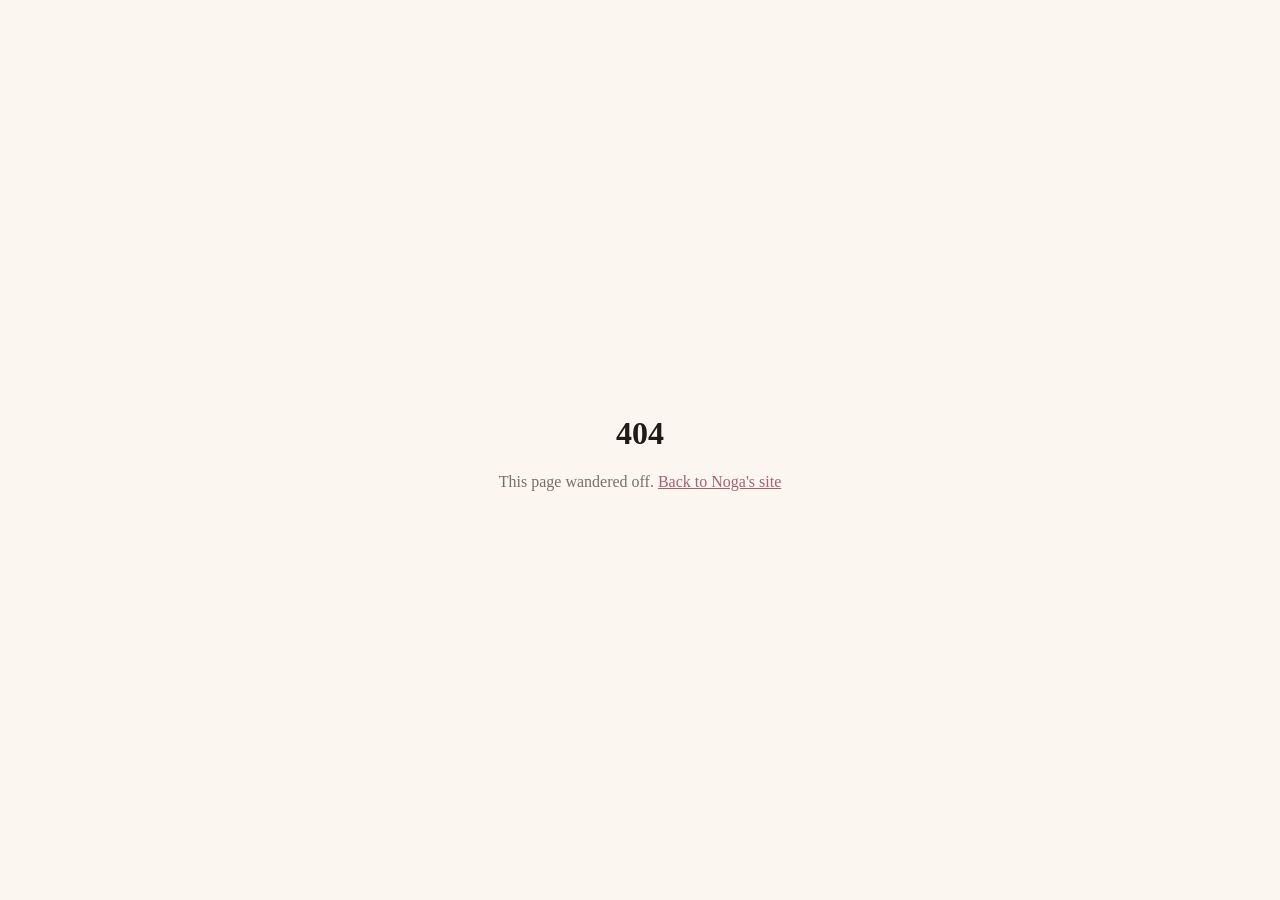
<file: 10-404.html>
<!doctype html><html lang="en"><head><meta charset="utf-8"><meta name="viewport" content="width=device-width,initial-scale=1">
<title>Page not found | Noga Adel</title><meta name="robots" content="noindex">
<style>body{font-family:Georgia,serif;background:#fbf6f0;color:#211b17;display:flex;min-height:100vh;align-items:center;justify-content:center;text-align:center;margin:0}
a{color:#a95f6d}p{color:#7a6f66}</style></head>
<body><div><h1>404</h1><p>This page wandered off. <a href="https://nogaadel.co/">Back to Noga's site</a></p></div></body></html>
</file>
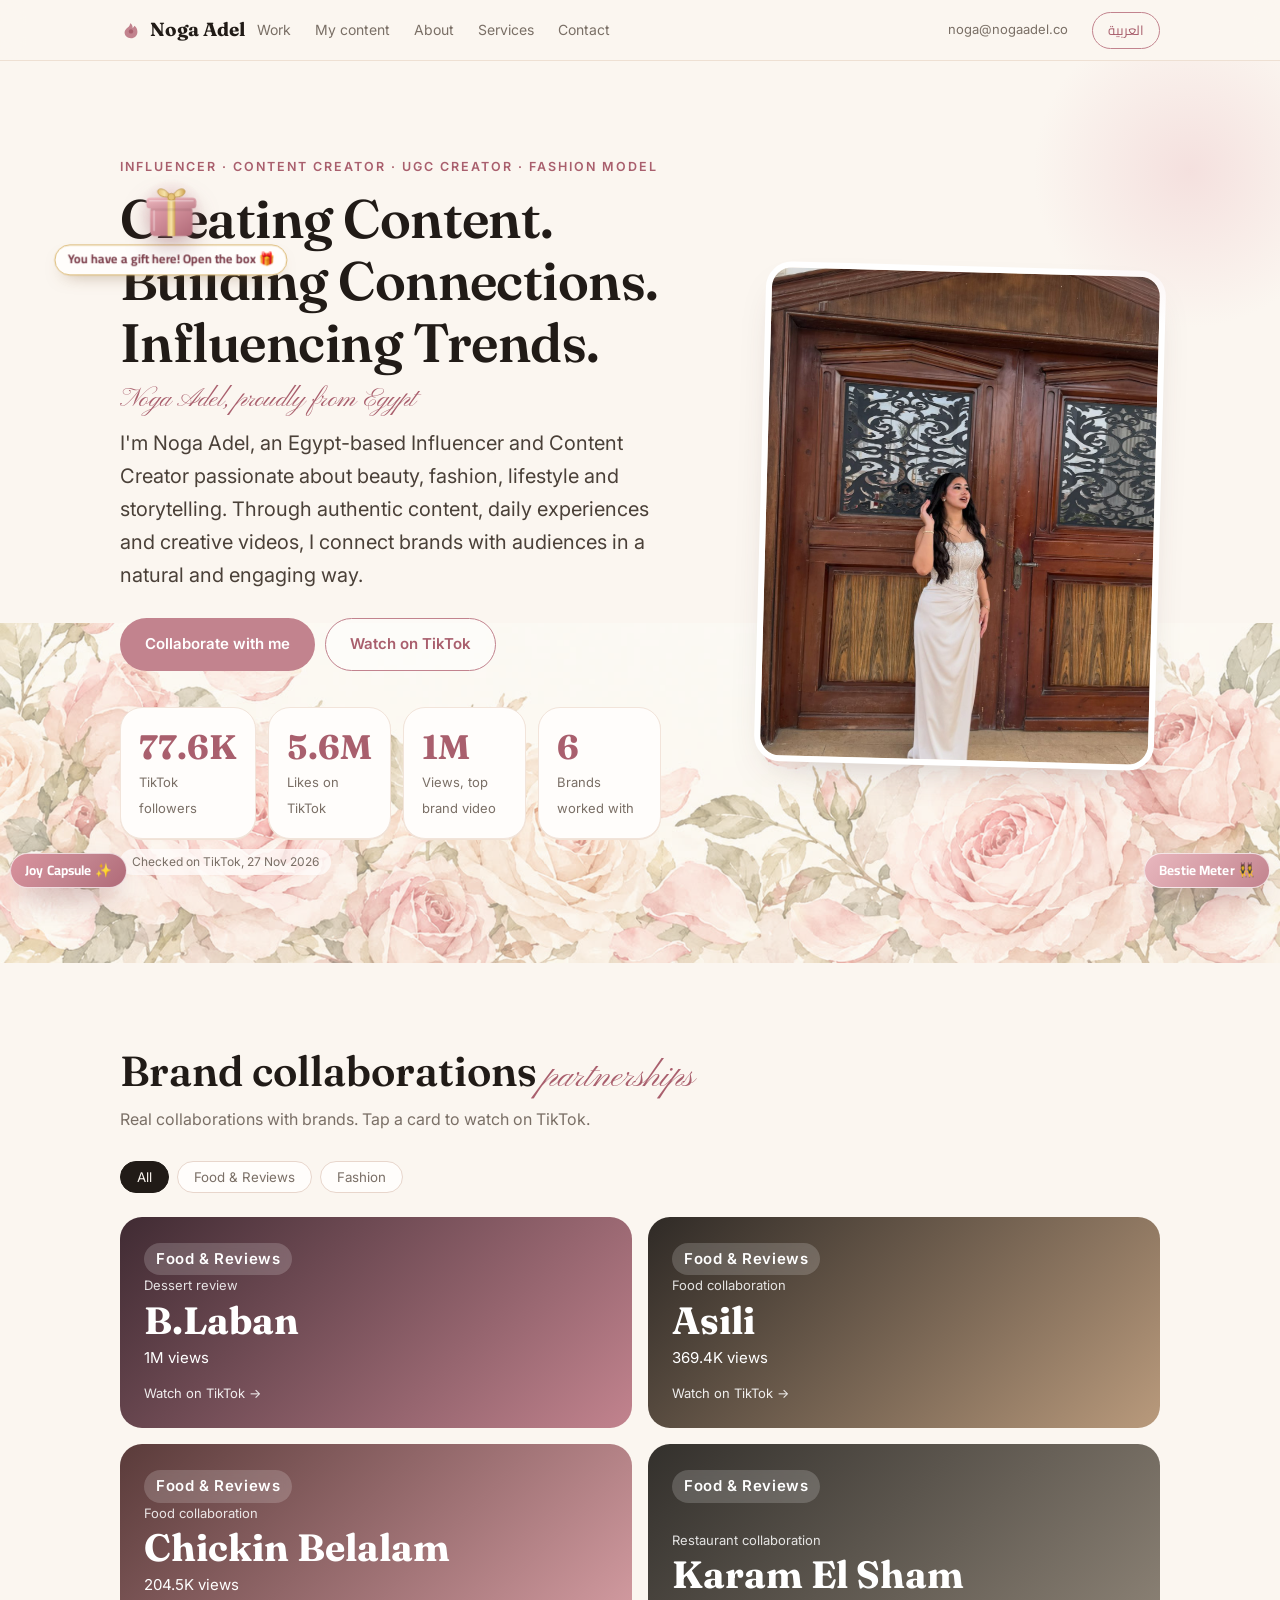
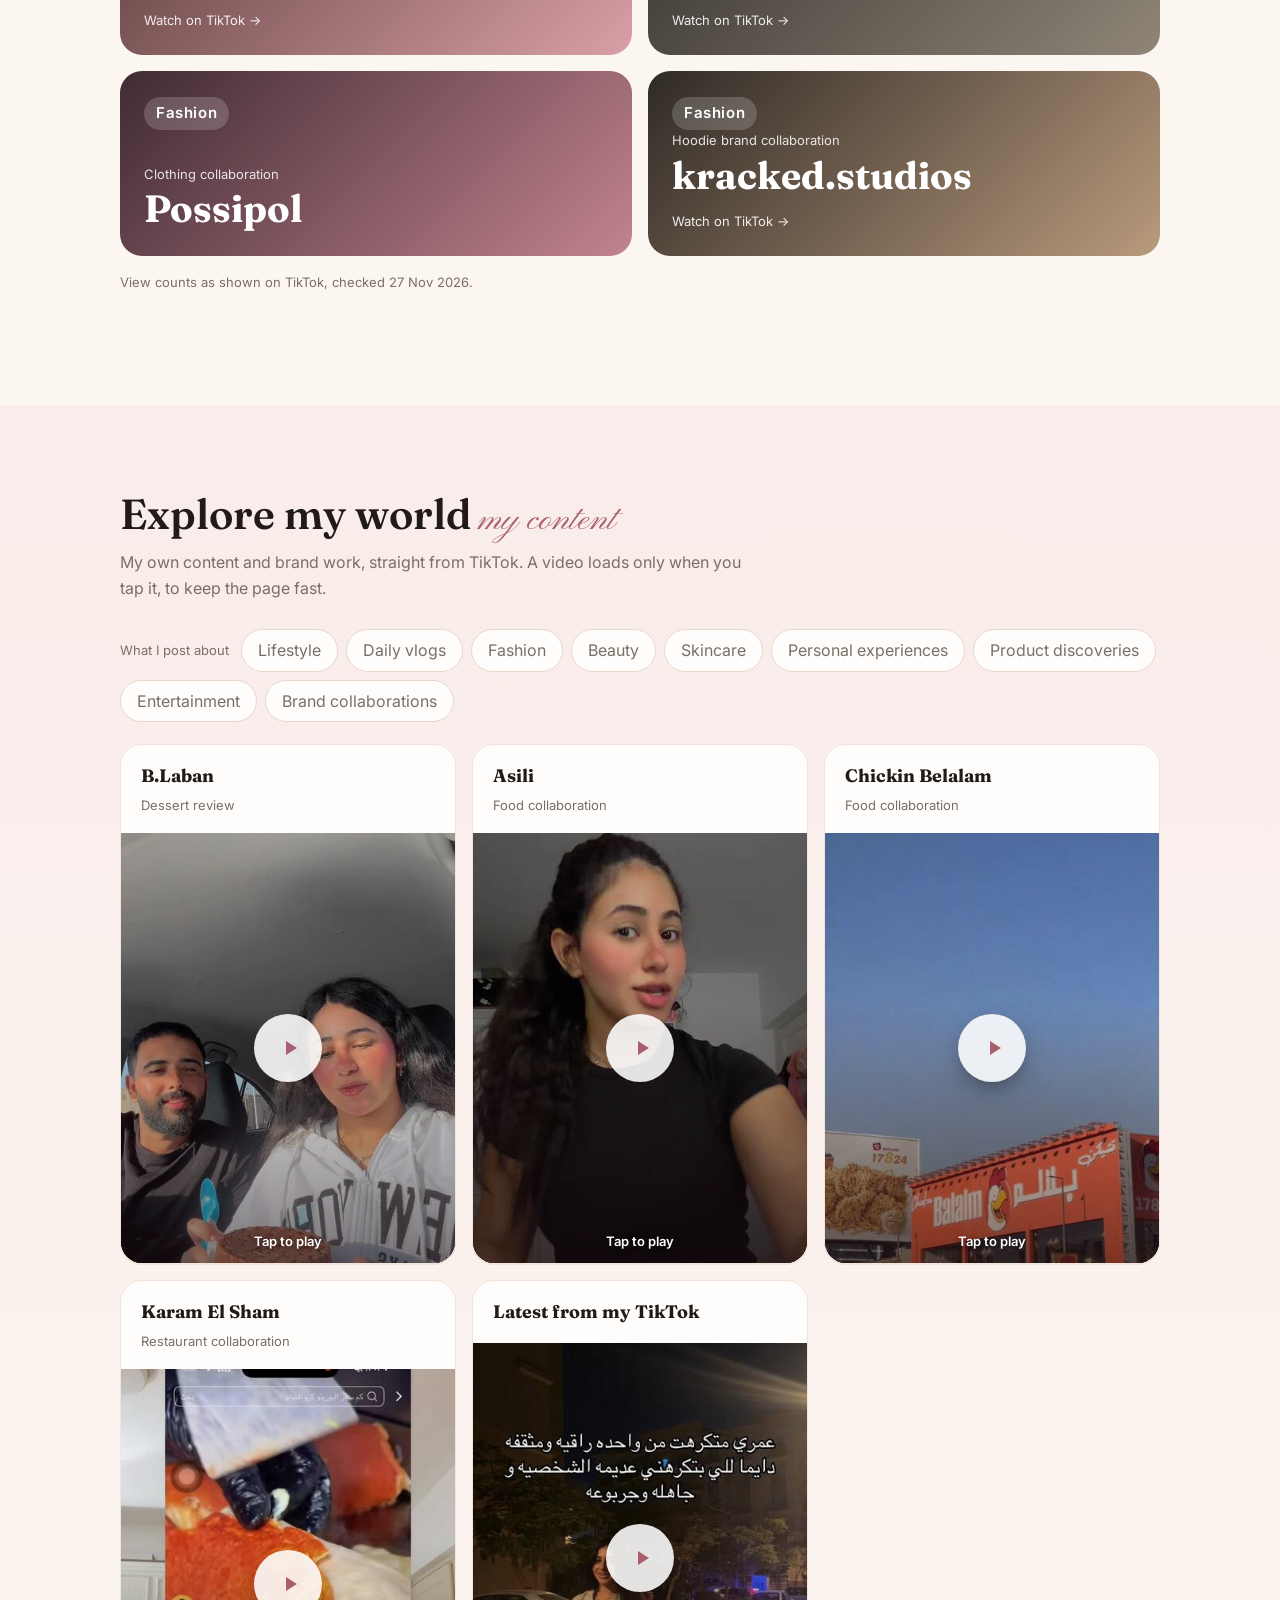
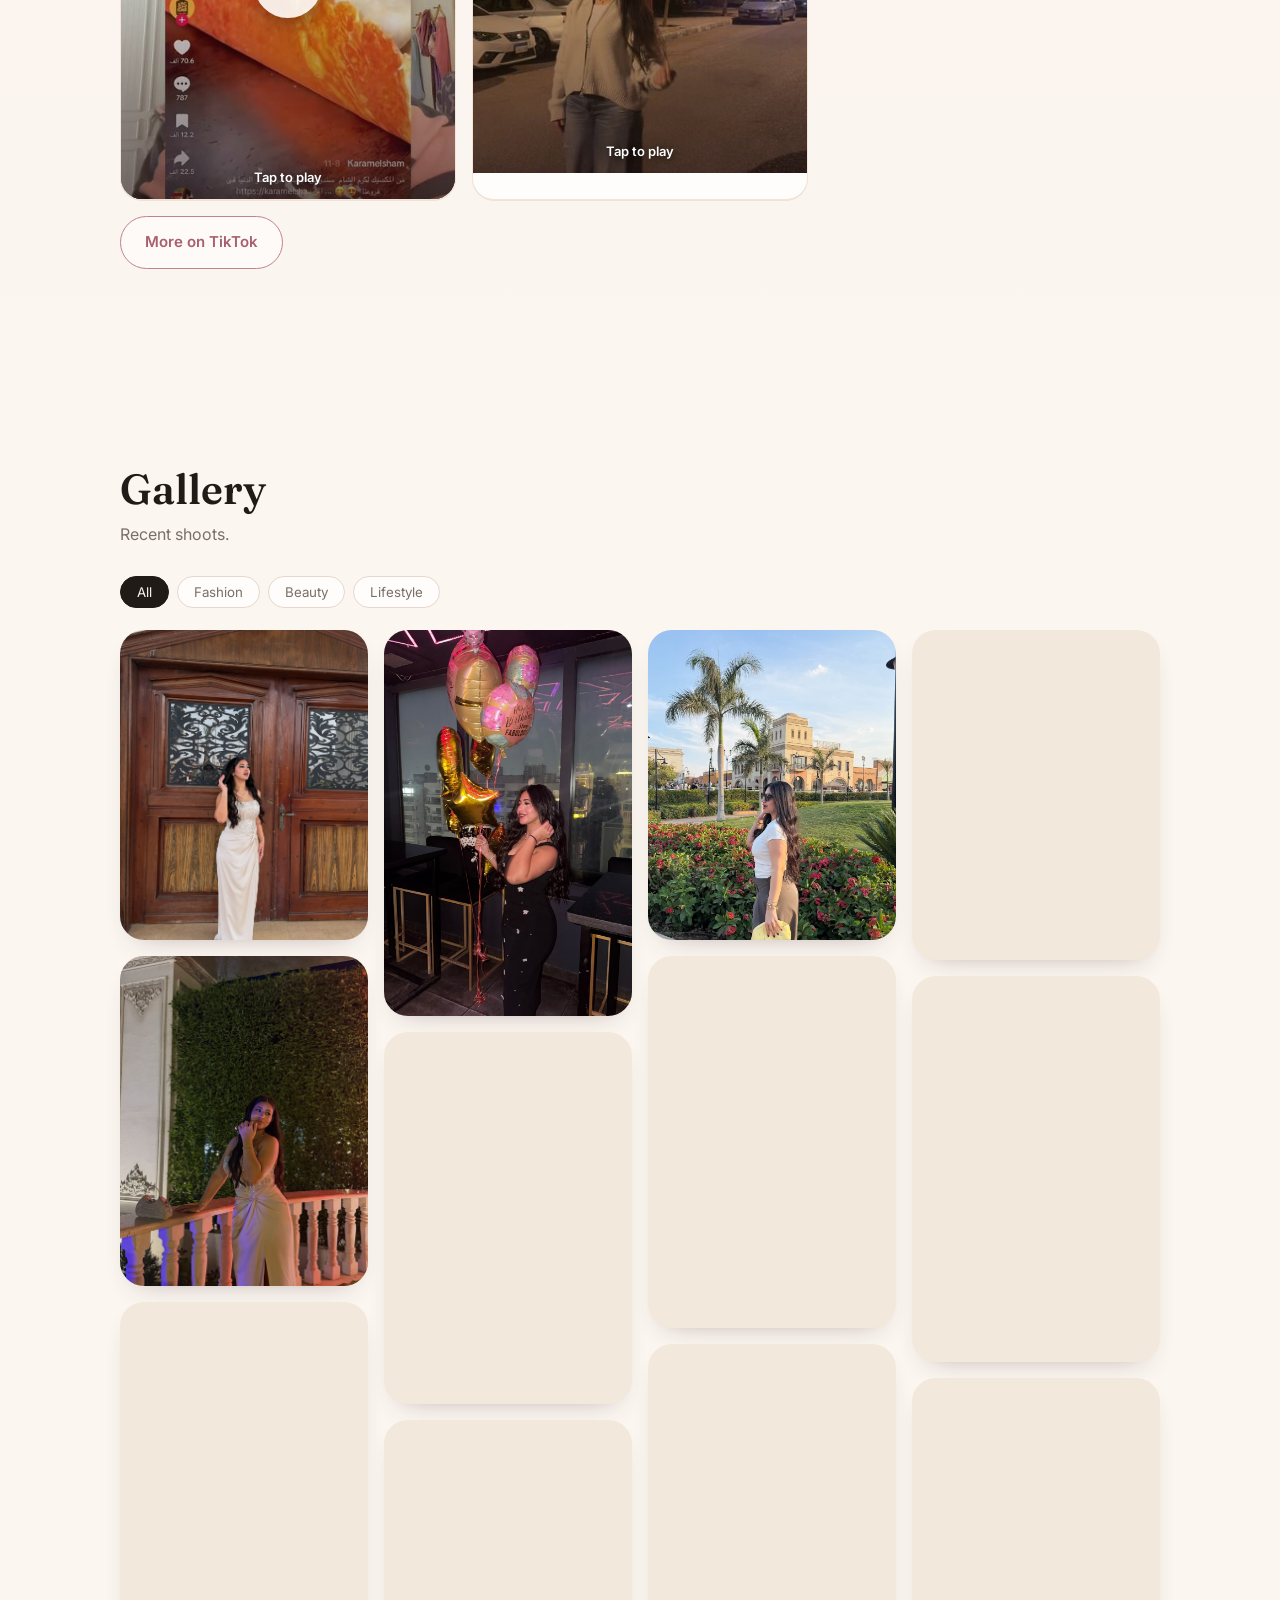
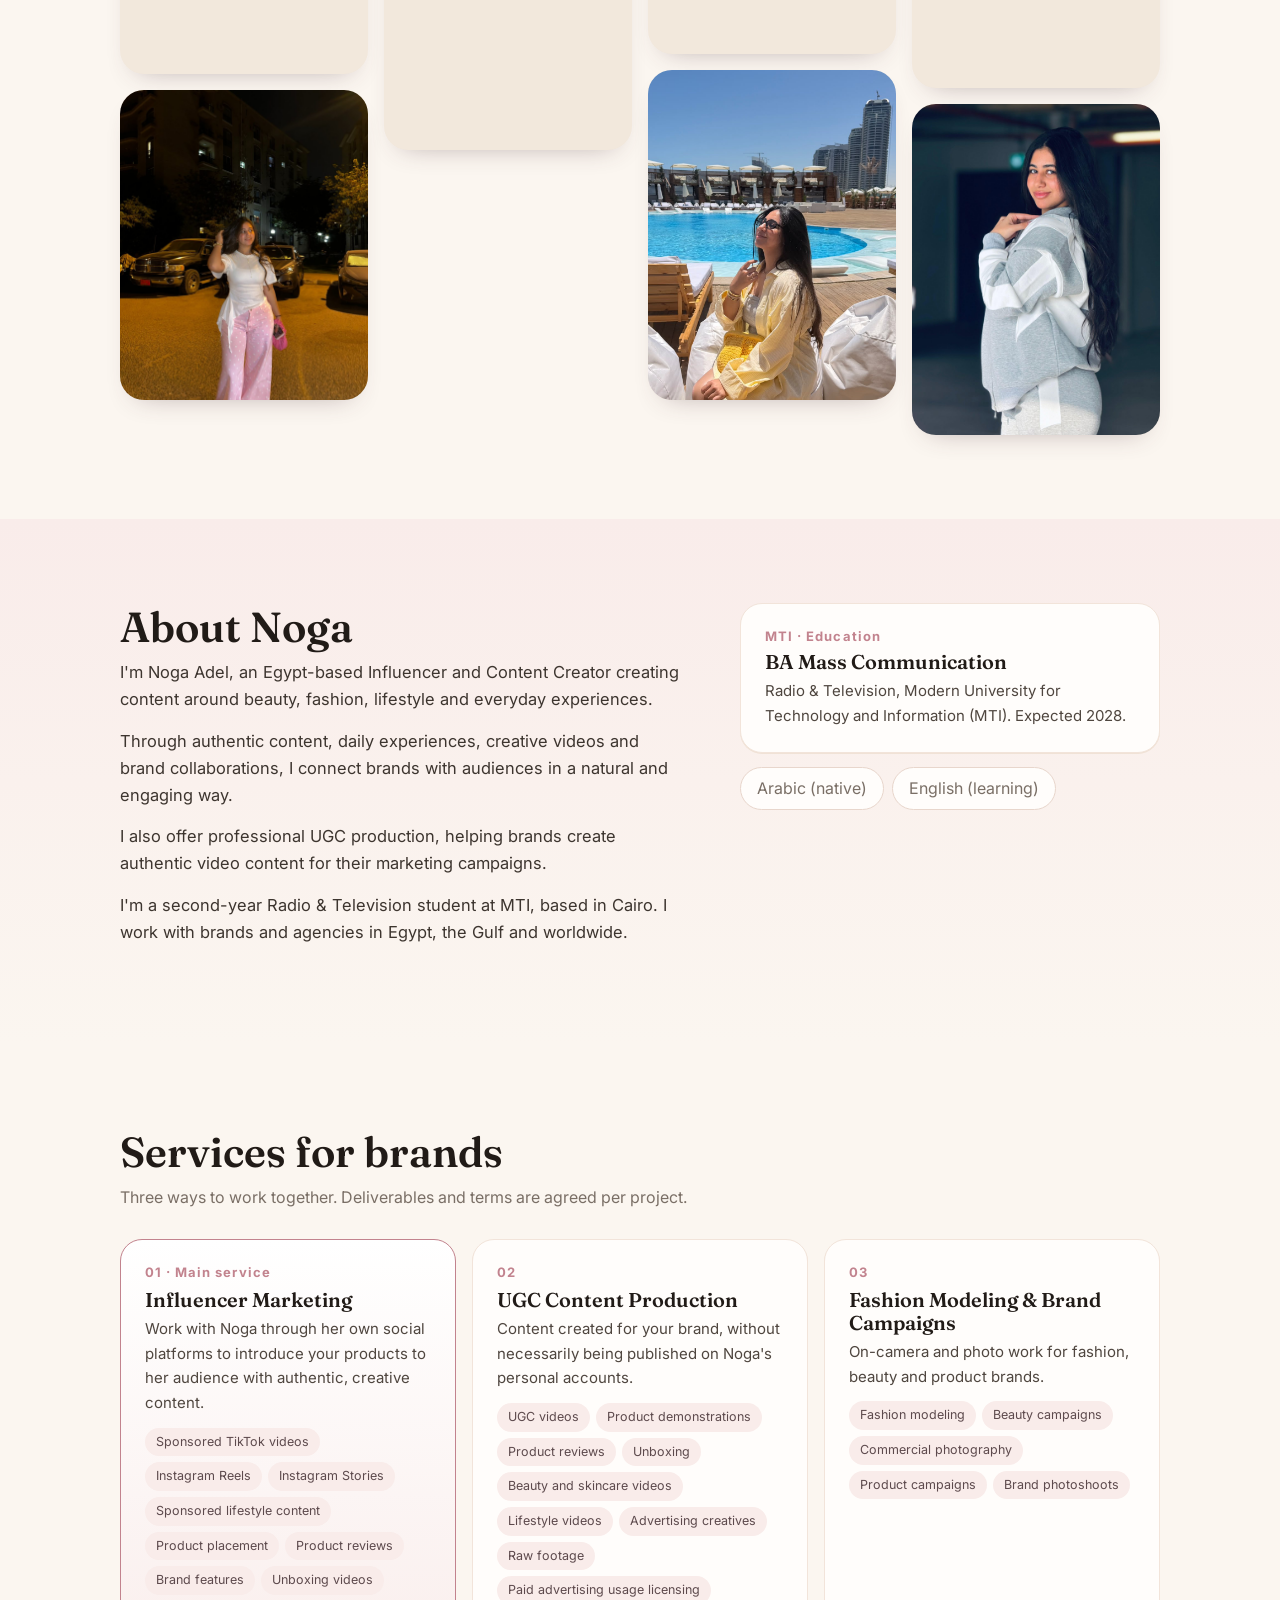
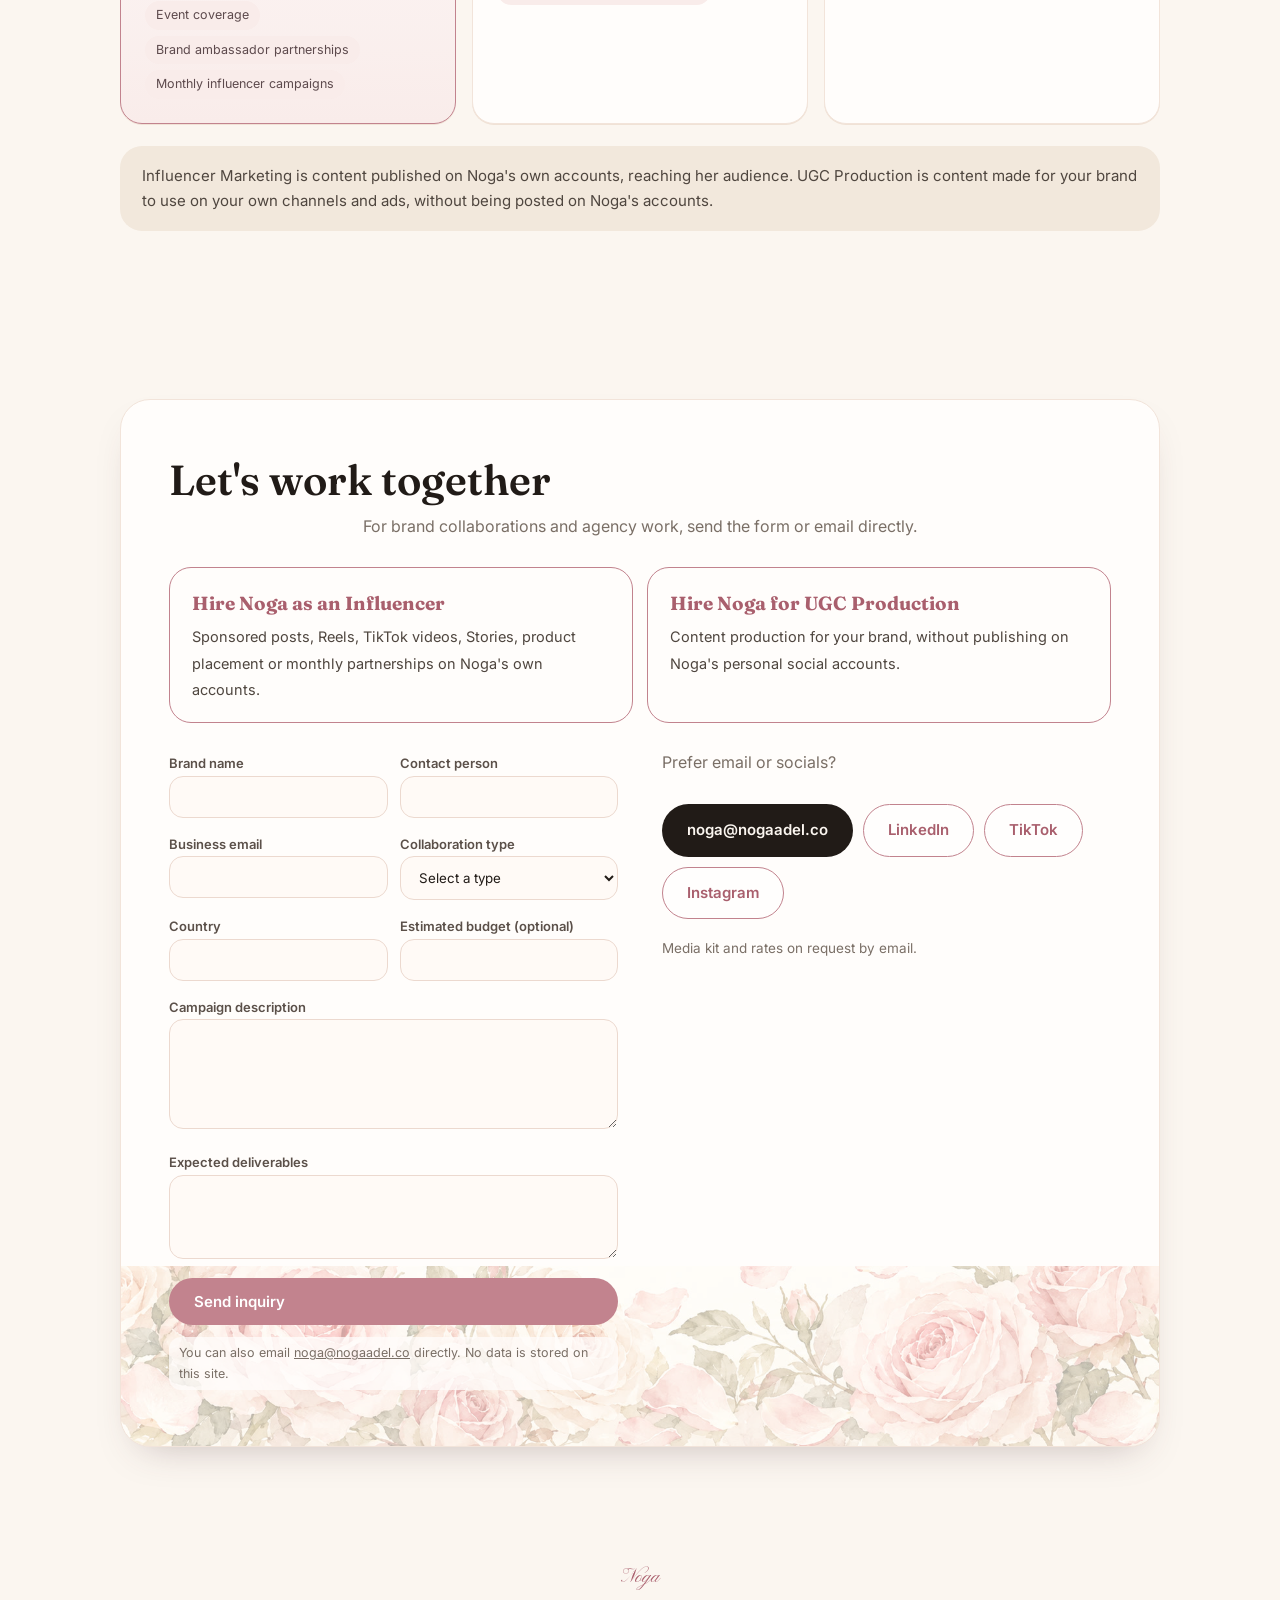
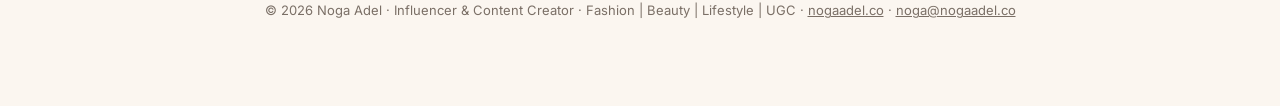
<file: 17-index.html>
<!doctype html>
<html lang="en" dir="ltr">
<head>
<meta charset="utf-8">
<meta name="viewport" content="width=device-width, initial-scale=1">
<title>Noga Adel | Influencer &amp; Content Creator, Egypt</title>
<meta name="description" content="Noga Adel is an Egypt-based Influencer and Content Creator in beauty, fashion and lifestyle, with 77.6K followers on TikTok. Sponsored content, brand partnerships and UGC production.">
<link rel="canonical" href="https://nogaadel.co/">
<meta name="robots" content="index,follow">
<meta name="theme-color" content="#fbf6f0">
<meta property="og:type" content="website">
<meta property="og:site_name" content="Noga Adel">
<meta property="og:title" content="Noga Adel | Influencer & Content Creator">
<meta property="og:description" content="Egypt-based Influencer and Content Creator. 77.6K on TikTok, brand collaborations and UGC production.">
<meta property="og:url" content="https://nogaadel.co/">
<meta property="og:image" content="https://nogaadel.co/og-image.jpg">
<meta property="og:image:width" content="1200">
<meta property="og:image:height" content="630">
<meta name="twitter:card" content="summary_large_image">
<meta name="twitter:title" content="Noga Adel | Influencer & Content Creator">
<meta name="twitter:description" content="Egypt-based Influencer and Content Creator. 77.6K on TikTok, brand collaborations and UGC production.">
<meta name="twitter:image" content="https://nogaadel.co/og-image.jpg">
<link rel="icon" href="favicon.svg" type="image/svg+xml">
<link rel="preconnect" href="https://fonts.googleapis.com">
<link rel="preconnect" href="https://fonts.gstatic.com" crossorigin>
<link href="https://fonts.googleapis.com/css2?family=Fraunces:opsz,wght@9..144,500;9..144,600;9..144,700&family=Inter:wght@400;500;600&family=Cairo:wght@400;600;700&family=Pinyon+Script&display=swap" rel="stylesheet">
<link rel="stylesheet" href="assets/css/style.css">
<link rel="stylesheet" href="assets/css/extra.css">
<link rel="stylesheet" href="assets/css/fan.css?v=3">
<link rel="stylesheet" href="assets/css/site2.css?v=1">
<script type="application/ld+json">
{
  "@context": "https://schema.org",
  "@type": "Person",
  "name": "Noga Adel",
  "url": "https://nogaadel.co/",
  "image": "https://nogaadel.co/og-image.jpg",
  "email": "noga@nogaadel.co",
  "contactPoint": { "@type": "ContactPoint", "contactType": "business inquiries", "email": "noga@nogaadel.co" },
  "jobTitle": "Influencer, Content Creator, UGC Creator, Fashion Model",
  "address": { "@type": "PostalAddress", "addressLocality": "Cairo", "addressCountry": "EG" },
  "sameAs": [
    "https://www.tiktok.com/@noga.adel97",
    "https://www.linkedin.com/in/noga-adel-ugc/",
    "https://www.instagram.com/noga.adel.9699/"
  ]
}
</script>
</head>
<body>
<nav><div class="wrap">
<a class="brand" href="#top"><svg viewBox="0 0 24 24" fill="none" aria-hidden="true"><path d="M12 21c-4 0-7-2.6-7-6.2 0-2.5 1.7-4.3 3.4-5.6C10 8 11 6.6 11 4.5c2 1 3 3 2.7 5.2 1-.4 1.7-1.2 2-2.3 1.7 1.3 3.3 3.4 3.3 6.4 0 4.2-3 7.2-7 7.2z" fill="#c2838e"/><circle cx="12" cy="13.5" r="2.4" fill="#a95f6d"/></svg>Noga Adel</a>
<div class="links">
<a href="#work"><span class="en">Work</span><span class="ar">أعمالي</span></a>
<a href="#videos"><span class="en">My content</span><span class="ar">محتواي</span></a>
<a href="#about"><span class="en">About</span><span class="ar">عن نوجا</span></a>
<a href="#services"><span class="en">Services</span><span class="ar">الخدمات</span></a>
<a href="#contact"><span class="en">Contact</span><span class="ar">تواصل</span></a>
</div>
<a class="navmail" href="mailto:noga@nogaadel.co">noga@nogaadel.co</a>
<button id="lang" type="button" aria-label="Language">العربية</button>
</div></nav>

<header class="hero" id="top"><div class="wrap">
<div class="htxt">
<div class="eyebrow" id="hero-roles">Influencer · Content Creator · UGC Creator · Fashion Model</div>
<h1><span class="en">Creating Content. Building Connections. Influencing Trends.</span><span class="ar">محتوى بيصنع تواصل، وتريندات بتتأثر.</span><span class="accent"><span class="en">Noga Adel, proudly from Egypt</span><span class="ar">نوجا عادل، بفخر من مصر</span></span></h1>
<p class="lead" id="hero-lead"></p>
<div class="cta">
<a class="btn r" href="#contact"><span class="en">Collaborate with me</span><span class="ar">نتعاون سوا</span></a>
<a class="btn s" id="cta-tiktok" href="https://www.tiktok.com/@noga.adel97" target="_blank" rel="noopener"><span class="en">Watch on TikTok</span><span class="ar">شاهد على تيك توك</span></a>
</div>
<div class="stats" id="stats"></div>
<div class="stats-note" id="stats-note"></div>
</div>
<div class="ph"><img src="2-noga-1.jpg" alt="Noga Adel in a cream gown at a carved wooden door" width="1100" height="1467" fetchpriority="high"></div>
</div></header>

<section id="work"><div class="wrap">
<h2><span class="en">Brand collaborations</span><span class="ar">تعاونات البراندات</span><span class="accent en">partnerships</span></h2>
<p class="sub"><span class="en">Real collaborations with brands. Tap a card to watch on TikTok.</span><span class="ar">تعاونات حقيقية مع براندات. اضغط على الكارت للمشاهدة على تيك توك.</span></p>
<div class="chips" id="work-chips"></div>
<div class="grid c2" id="work-grid"></div>
<p class="sub" style="margin-top:16px;font-size:13px" id="work-note"></p>
</div></section>

<section id="videos" class="alt"><div class="wrap">
<h2><span class="en">Explore my world</span><span class="ar">اكتشف عالمي</span><span class="accent en">my content</span></h2>
<p class="sub" id="videos-intro"></p>
<div class="chips themes" id="themes"></div>
<div class="videos" id="video-grid"></div>
<p class="sub" style="margin-top:16px"><a class="btn s" id="cta-tiktok2" href="https://www.tiktok.com/@noga.adel97" target="_blank" rel="noopener"><span class="en">More on TikTok</span><span class="ar">المزيد على تيك توك</span></a></p>
</div></section>

<section id="gallery"><div class="wrap">
<h2><span class="en">Gallery</span><span class="ar">معرض الصور الاحترافي</span></h2>
<p class="sub"><span class="en">Recent shoots.</span><span class="ar">من أحدث التصويرات.</span></p>
<div class="chips gal-tabs" id="gallery-tabs"></div>
<div class="gal-grid" id="gallery-grid"></div>
</div></section>

<section id="about" class="alt"><div class="wrap two">
<div class="about">
<h2><span class="en">About Noga</span><span class="ar">عن نوجا</span></h2>
<div id="about-paras"></div>
</div>
<div>
<div class="card edu reveal"><div class="num">MTI · <span class="en">Education</span><span class="ar">التعليم</span></div>
<h3 id="edu-title"></h3>
<p id="edu-detail"></p></div>
<div class="chips" id="lang-chips" style="margin-top:14px"></div>
</div>
</div></section>

<section id="services"><div class="wrap">
<h2><span class="en">Services for brands</span><span class="ar">خدمات للبراندات</span></h2>
<p class="sub" id="services-intro"></p>
<div class="grid c3" id="services-grid"></div>
<p class="diff reveal" id="services-diff"></p>
</div></section>

<section id="contact"><div class="wrap">
<div class="contact reveal">
<h2><span class="en">Let's work together</span><span class="ar">يلا نشتغل سوا</span></h2>
<p class="sub"><span class="en">For brand collaborations and agency work, send the form or email directly.</span><span class="ar">للتعاونات مع البراندات والوكالات، املأ الفورم أو ابعت إيميل مباشرة.</span></p>
<div class="collab" id="collab"></div>
<div class="cgrid">
<form class="form" id="inquiry-form" novalidate>
<div class="frow">
<div><label for="f-brand"><span class="en">Brand name</span><span class="ar">اسم البراند</span></label>
<input id="f-brand" name="brand" type="text" required autocomplete="organization"></div>
<div><label for="f-person"><span class="en">Contact person</span><span class="ar">اسم الشخص المسؤول</span></label>
<input id="f-person" name="contact_person" type="text" required autocomplete="name"></div>
</div>
<div class="frow">
<div><label for="f-email"><span class="en">Business email</span><span class="ar">الإيميل الرسمي</span></label>
<input id="f-email" name="email" type="email" required autocomplete="email"></div>
<div><label for="f-service"><span class="en">Collaboration type</span><span class="ar">نوع التعاون</span></label>
<select id="f-service" name="service" required></select></div>
</div>
<div class="frow">
<div><label for="f-country"><span class="en">Country</span><span class="ar">الدولة</span></label>
<input id="f-country" name="country" type="text" required autocomplete="country-name"></div>
<div><label for="f-budget"><span class="en">Estimated budget (optional)</span><span class="ar">الميزانية التقديرية (اختياري)</span></label>
<input id="f-budget" name="budget" type="text"></div>
</div>
<div><label for="f-message"><span class="en">Campaign description</span><span class="ar">وصف الحملة</span></label>
<textarea id="f-message" name="message" required></textarea></div>
<div><label for="f-deliv"><span class="en">Expected deliverables</span><span class="ar">المطلوب تسليمه</span></label>
<textarea id="f-deliv" name="deliverables" required style="min-height:84px"></textarea></div>
<div class="form-status" id="form-status" role="status"></div>
<button class="btn r" id="form-submit" type="submit"><span class="en">Send inquiry</span><span class="ar">إرسال الطلب</span></button>
<p class="form-note"><span class="en">You can also email <a href="mailto:noga@nogaadel.co">noga@nogaadel.co</a> directly. No data is stored on this site.</span><span class="ar">تقدر كمان تبعت إيميل مباشرة على <a href="mailto:noga@nogaadel.co">noga@nogaadel.co</a>. مفيش بيانات بتتخزن على الموقع.</span></p>
</form>
<div>
<p class="sub" style="text-align:start"><span class="en">Prefer email or socials?</span><span class="ar">تفضّل الإيميل أو السوشيال؟</span></p>
<div class="socials" style="justify-content:flex-start">
<a class="btn p" id="c-email" href="mailto:noga@nogaadel.co">noga@nogaadel.co</a>
<a class="btn s" id="c-linkedin" href="https://www.linkedin.com/in/noga-adel-ugc/" target="_blank" rel="noopener">LinkedIn</a>
<a class="btn s" id="c-tiktok" href="https://www.tiktok.com/@noga.adel97" target="_blank" rel="noopener">TikTok</a>
<a class="btn s" id="c-instagram" href="https://www.instagram.com/noga.adel.9699/" target="_blank" rel="noopener">Instagram</a>
</div>
<p class="mk" style="text-align:start" id="mk-note"></p>
</div>
</div>
</div>
</div></section>


<footer><span class="accent">Noga</span>© 2026 Noga Adel · Influencer &amp; Content Creator · Fashion | Beauty | Lifestyle | UGC · <a href="https://nogaadel.co/">nogaadel.co</a> · <a href="mailto:noga@nogaadel.co">noga@nogaadel.co</a></footer>

<script src="assets/js/main.js?v=2" defer></script>
<script src="assets/js/fan.js?v=4" defer></script>
<script src="assets/js/gift.js?v=1" defer></script>
</body>
</html>
</file>
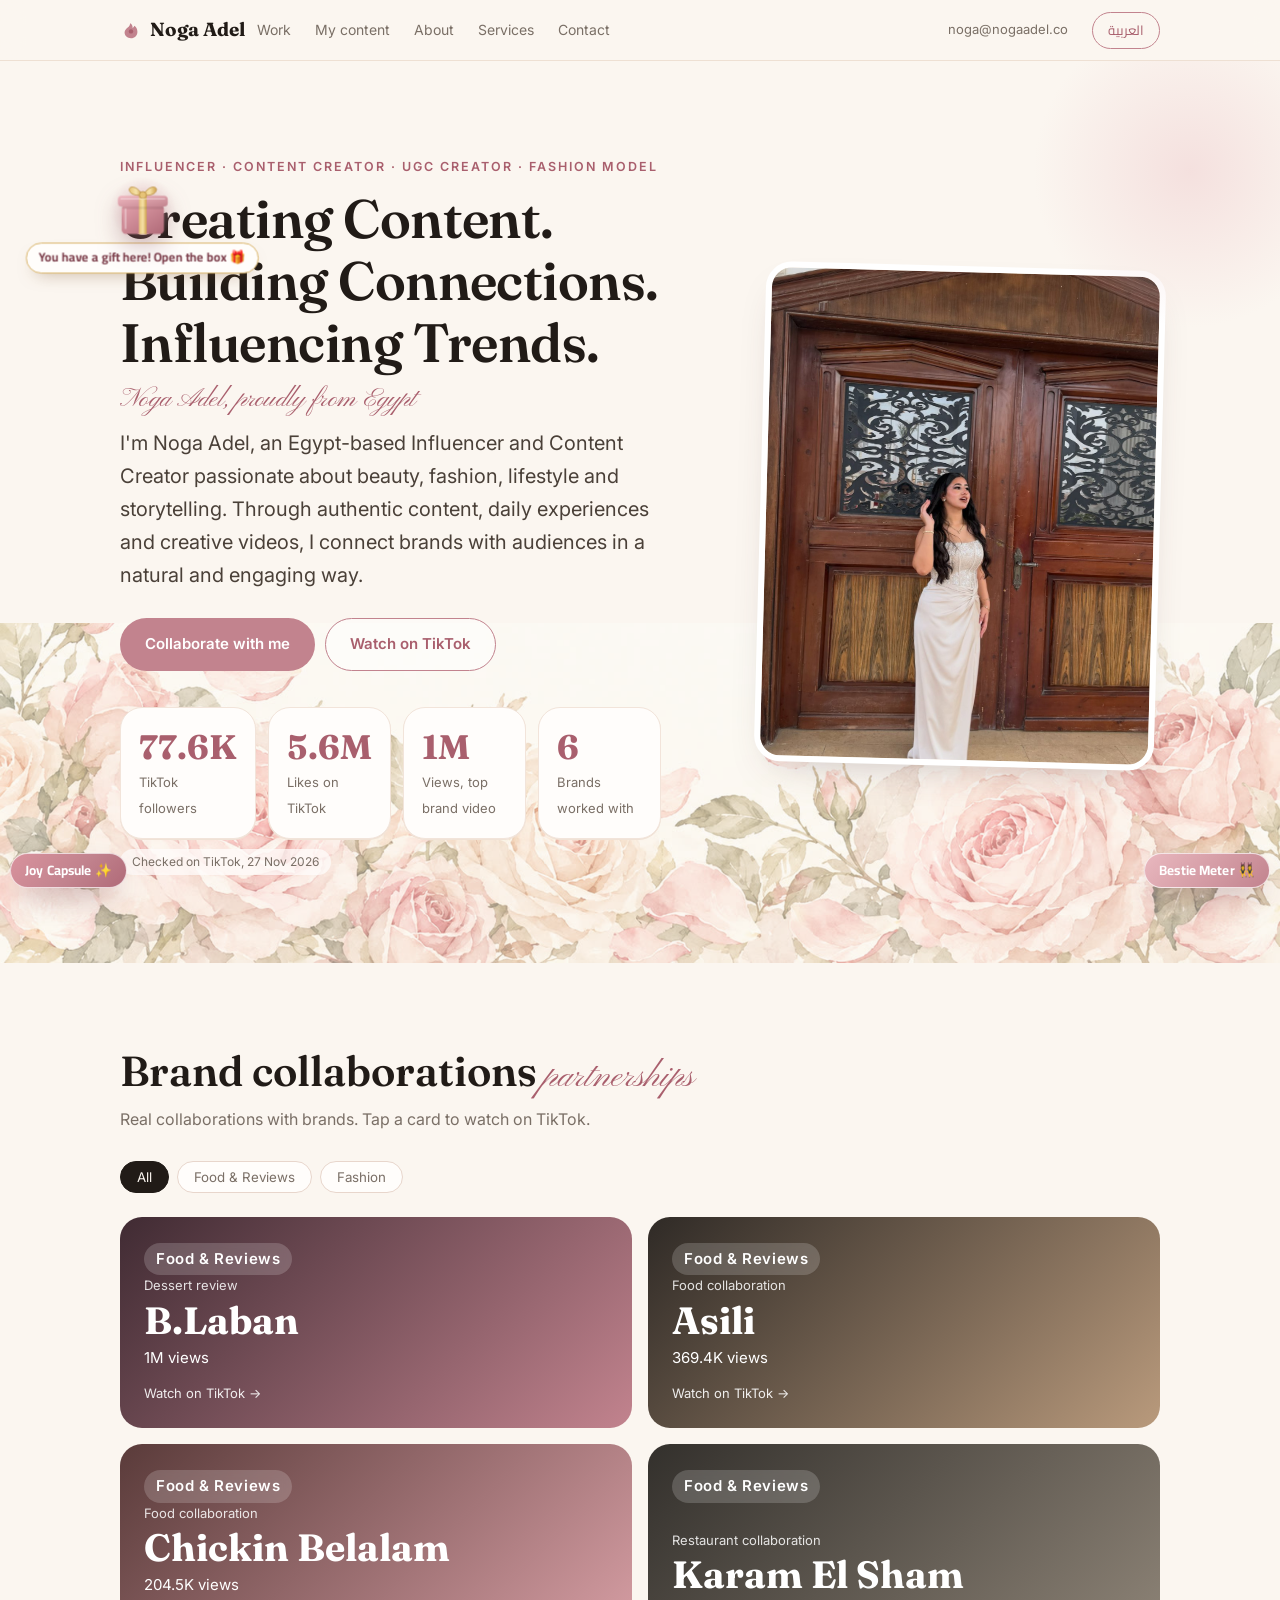
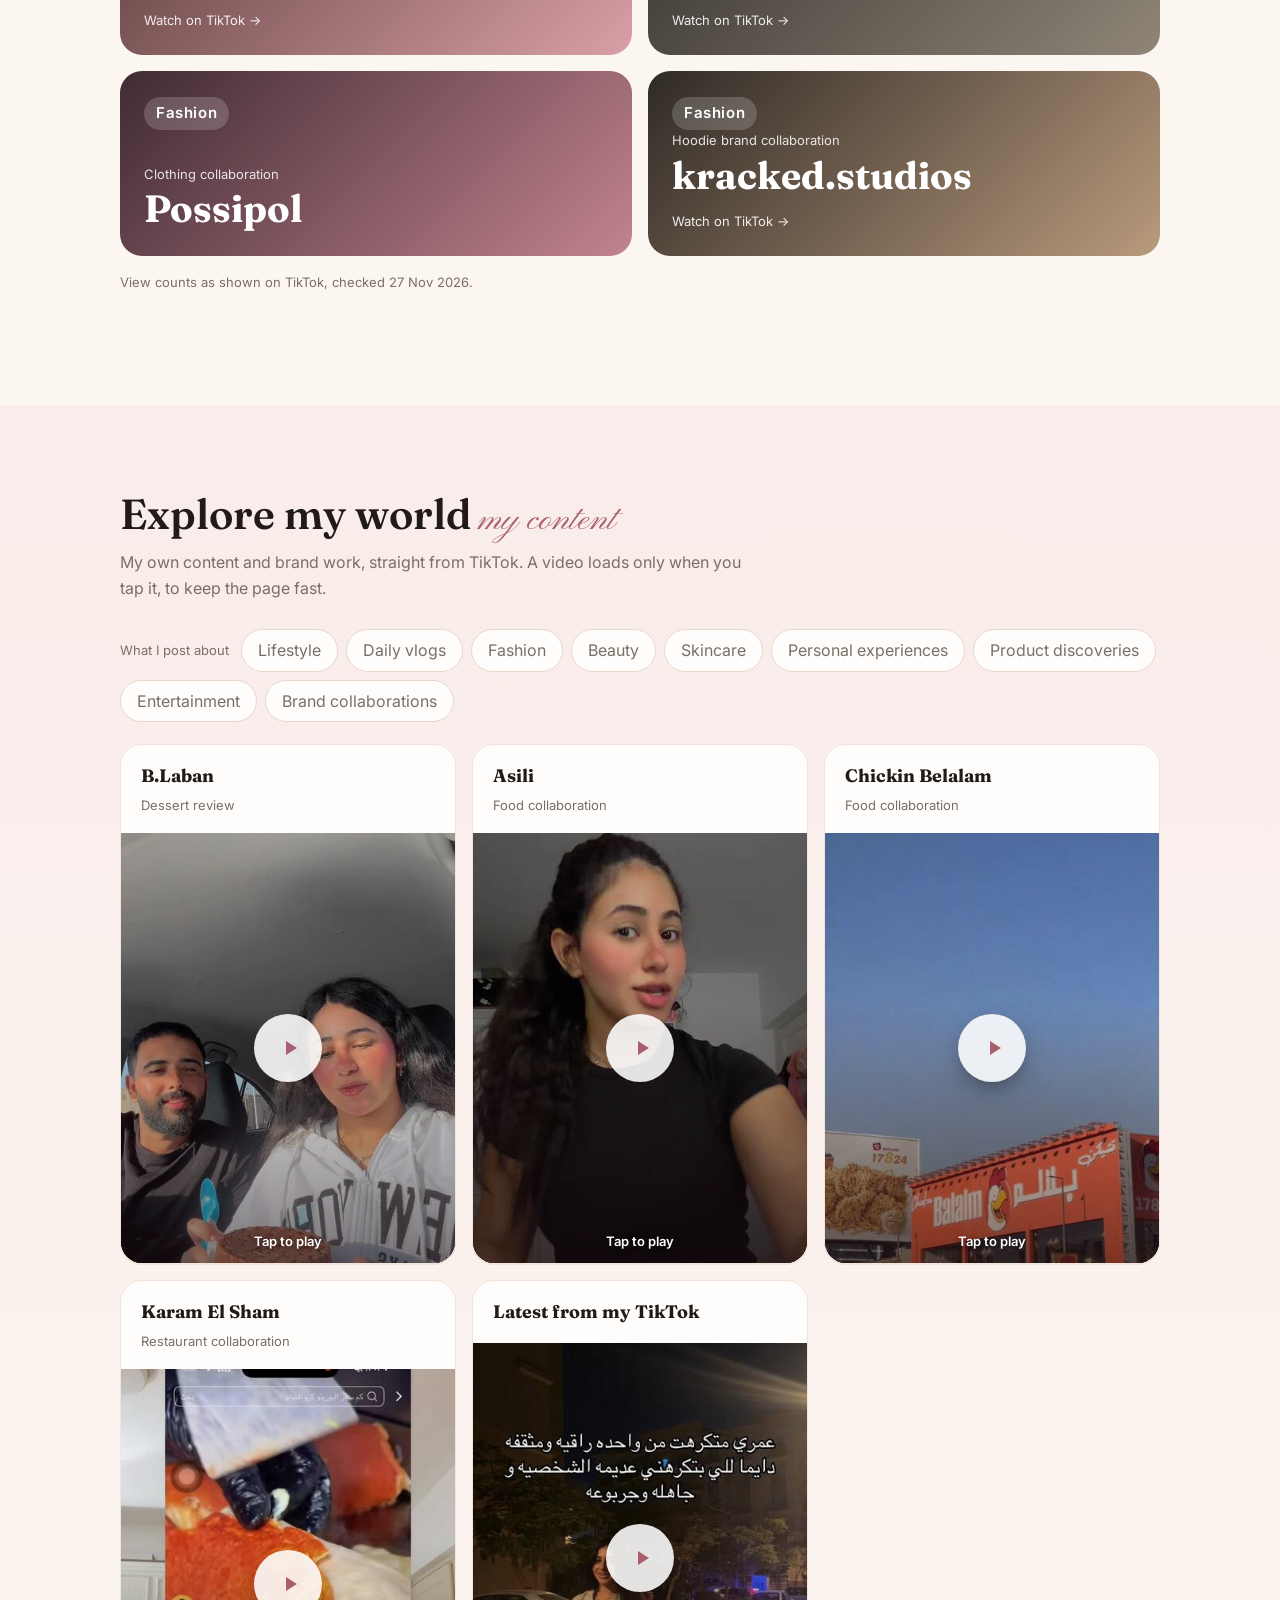
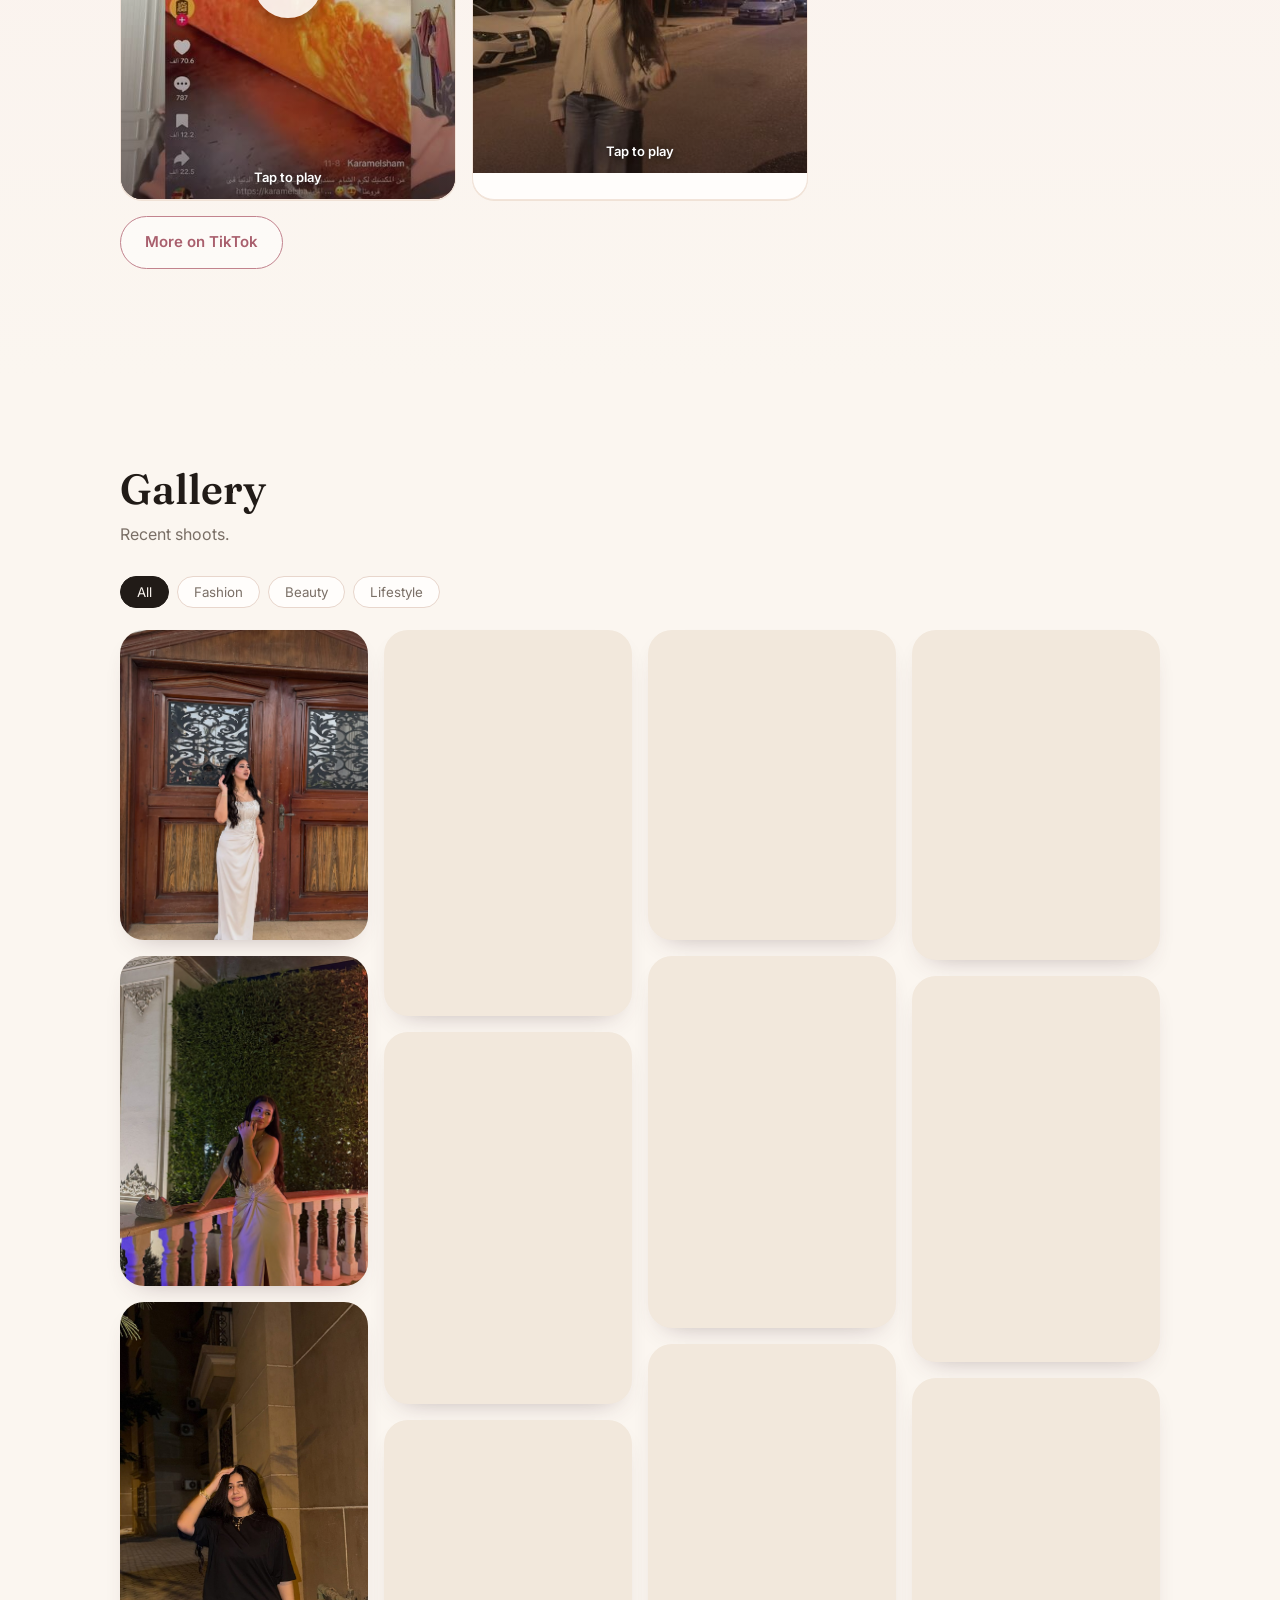
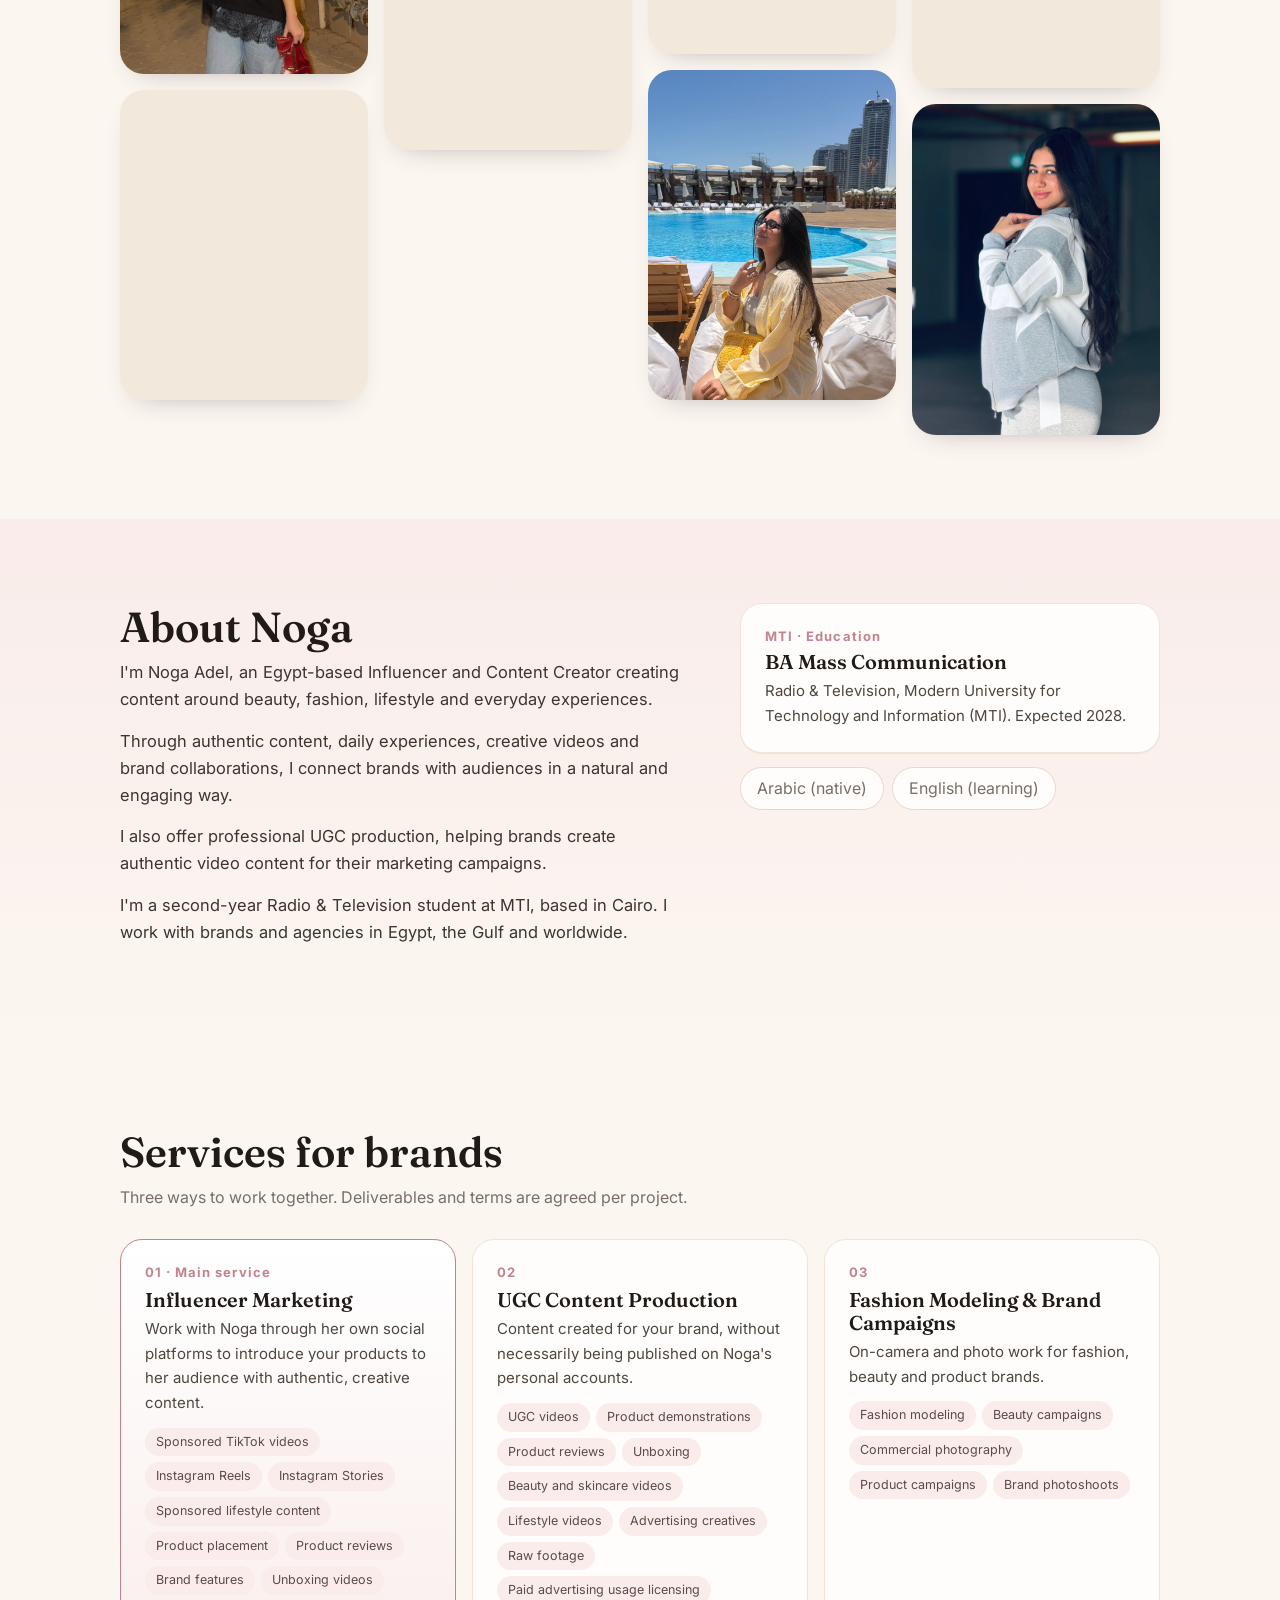
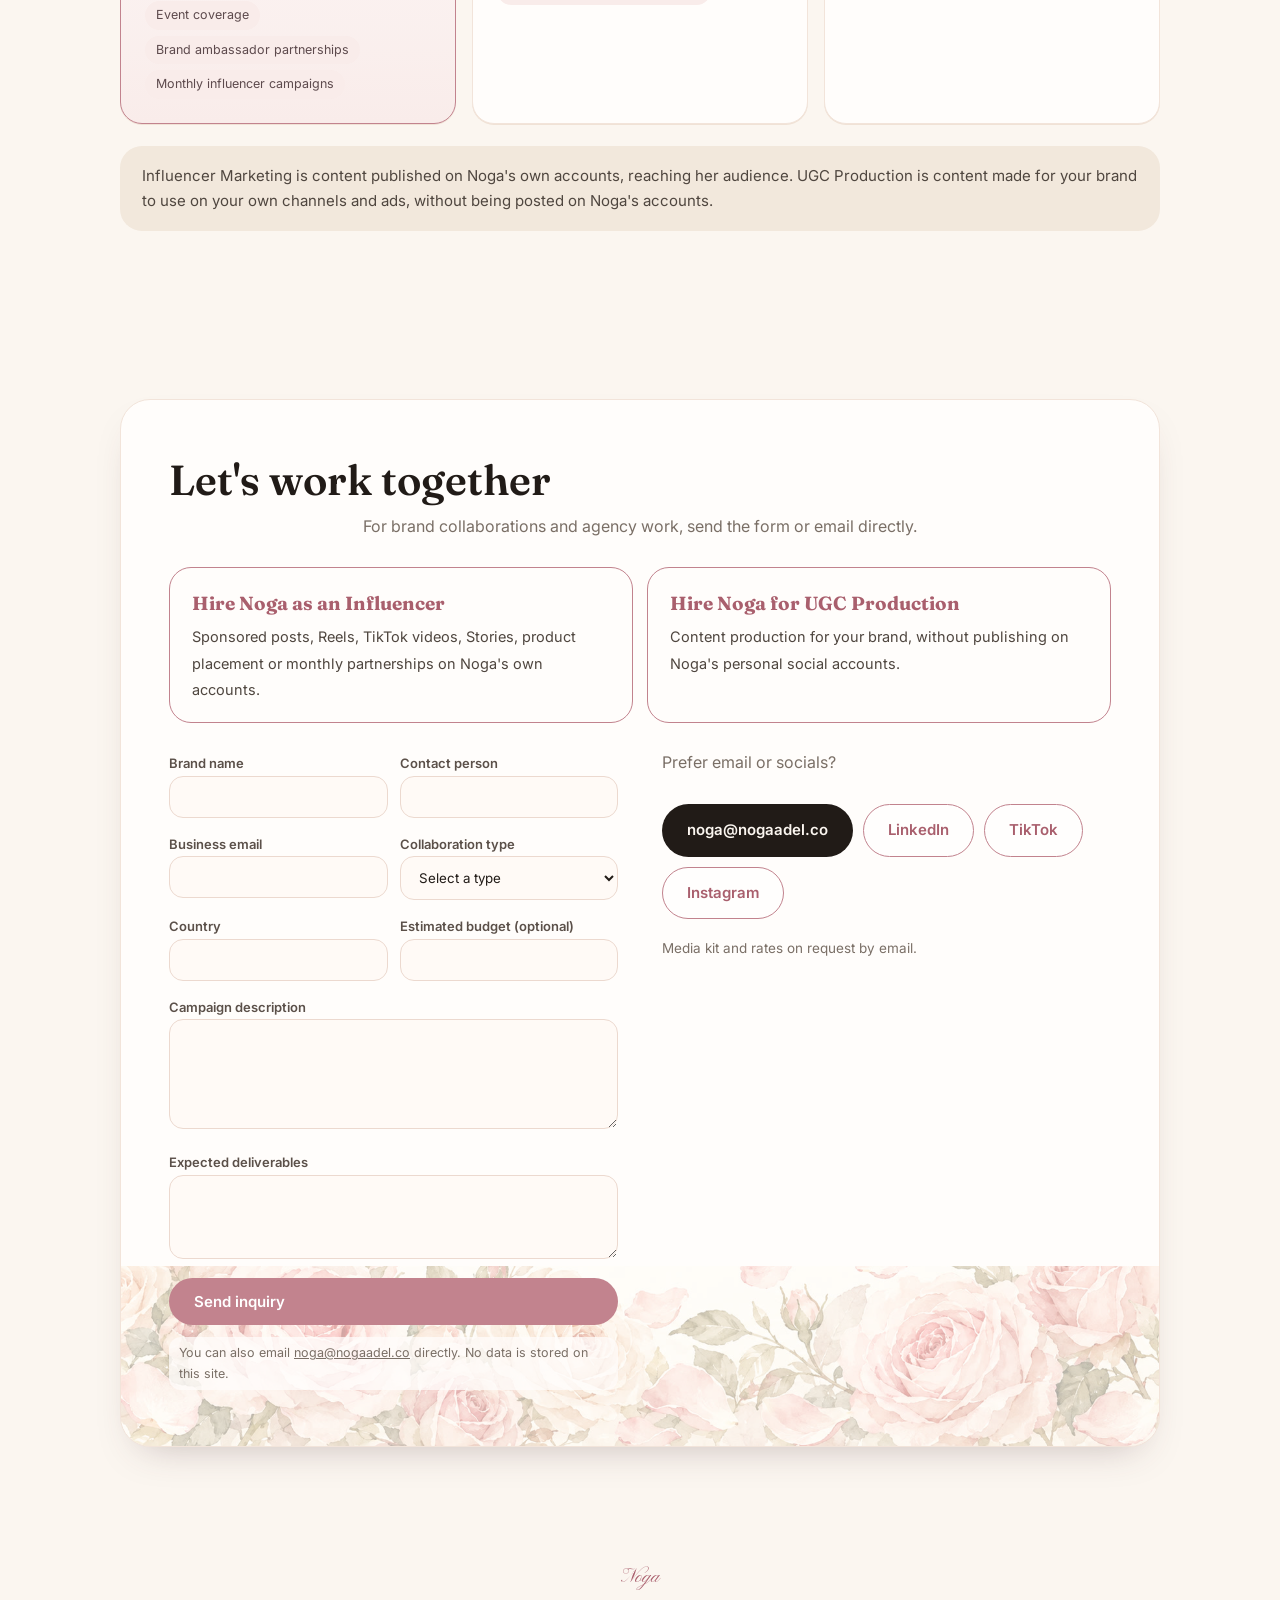
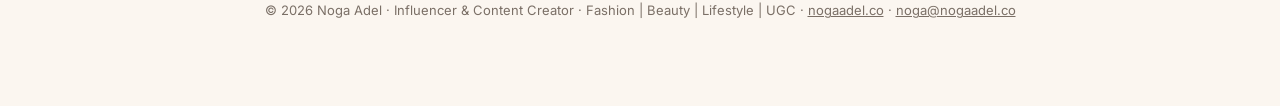
<file: 2-index.html>
<!doctype html>
<html lang="en" dir="ltr">
<head>
<meta charset="utf-8">
<meta name="viewport" content="width=device-width, initial-scale=1">
<title>Noga Adel | Influencer &amp; Content Creator, Egypt</title>
<meta name="description" content="Noga Adel is an Egypt-based Influencer and Content Creator in beauty, fashion and lifestyle, with 77.6K followers on TikTok. Sponsored content, brand partnerships and UGC production.">
<link rel="canonical" href="https://nogaadel.co/">
<meta name="robots" content="index,follow">
<meta name="theme-color" content="#fbf6f0">
<meta property="og:type" content="website">
<meta property="og:site_name" content="Noga Adel">
<meta property="og:title" content="Noga Adel | Influencer & Content Creator">
<meta property="og:description" content="Egypt-based Influencer and Content Creator. 77.6K on TikTok, brand collaborations and UGC production.">
<meta property="og:url" content="https://nogaadel.co/">
<meta property="og:image" content="https://nogaadel.co/og-image.jpg">
<meta property="og:image:width" content="1200">
<meta property="og:image:height" content="630">
<meta name="twitter:card" content="summary_large_image">
<meta name="twitter:title" content="Noga Adel | Influencer & Content Creator">
<meta name="twitter:description" content="Egypt-based Influencer and Content Creator. 77.6K on TikTok, brand collaborations and UGC production.">
<meta name="twitter:image" content="https://nogaadel.co/og-image.jpg">
<link rel="icon" href="favicon.svg" type="image/svg+xml">
<link rel="preconnect" href="https://fonts.googleapis.com">
<link rel="preconnect" href="https://fonts.gstatic.com" crossorigin>
<link href="https://fonts.googleapis.com/css2?family=Fraunces:opsz,wght@9..144,500;9..144,600;9..144,700&family=Inter:wght@400;500;600&family=Cairo:wght@400;600;700&family=Pinyon+Script&display=swap" rel="stylesheet">
<link rel="stylesheet" href="assets/css/style.css">
<link rel="stylesheet" href="assets/css/extra.css">
<link rel="stylesheet" href="assets/css/fan.css?v=3">
<link rel="stylesheet" href="assets/css/site2.css?v=1">
<script type="application/ld+json">
{
  "@context": "https://schema.org",
  "@type": "Person",
  "name": "Noga Adel",
  "url": "https://nogaadel.co/",
  "image": "https://nogaadel.co/og-image.jpg",
  "email": "noga@nogaadel.co",
  "contactPoint": { "@type": "ContactPoint", "contactType": "business inquiries", "email": "noga@nogaadel.co" },
  "jobTitle": "Influencer, Content Creator, UGC Creator, Fashion Model",
  "address": { "@type": "PostalAddress", "addressLocality": "Cairo", "addressCountry": "EG" },
  "sameAs": [
    "https://www.tiktok.com/@noga.adel97",
    "https://www.linkedin.com/in/noga-adel-ugc/",
    "https://www.instagram.com/noga.adel.9699/"
  ]
}
</script>
</head>
<body>
<nav><div class="wrap">
<a class="brand" href="#top"><svg viewBox="0 0 24 24" fill="none" aria-hidden="true"><path d="M12 21c-4 0-7-2.6-7-6.2 0-2.5 1.7-4.3 3.4-5.6C10 8 11 6.6 11 4.5c2 1 3 3 2.7 5.2 1-.4 1.7-1.2 2-2.3 1.7 1.3 3.3 3.4 3.3 6.4 0 4.2-3 7.2-7 7.2z" fill="#c2838e"/><circle cx="12" cy="13.5" r="2.4" fill="#a95f6d"/></svg>Noga Adel</a>
<div class="links">
<a href="#work"><span class="en">Work</span><span class="ar">أعمالي</span></a>
<a href="#videos"><span class="en">My content</span><span class="ar">محتواي</span></a>
<a href="#about"><span class="en">About</span><span class="ar">عن نوجا</span></a>
<a href="#services"><span class="en">Services</span><span class="ar">الخدمات</span></a>
<a href="#contact"><span class="en">Contact</span><span class="ar">تواصل</span></a>
</div>
<a class="navmail" href="mailto:noga@nogaadel.co">noga@nogaadel.co</a>
<button id="lang" type="button" aria-label="Language">العربية</button>
</div></nav>

<header class="hero" id="top"><div class="wrap">
<div class="htxt">
<div class="eyebrow" id="hero-roles">Influencer · Content Creator · UGC Creator · Fashion Model</div>
<h1><span class="en">Creating Content. Building Connections. Influencing Trends.</span><span class="ar">محتوى بيصنع تواصل، وتريندات بتتأثر.</span><span class="accent"><span class="en">Noga Adel, proudly from Egypt</span><span class="ar">نوجا عادل، بفخر من مصر</span></span></h1>
<p class="lead" id="hero-lead"></p>
<div class="cta">
<a class="btn r" href="#contact"><span class="en">Collaborate with me</span><span class="ar">نتعاون سوا</span></a>
<a class="btn s" id="cta-tiktok" href="https://www.tiktok.com/@noga.adel97" target="_blank" rel="noopener"><span class="en">Watch on TikTok</span><span class="ar">شاهد على تيك توك</span></a>
</div>
<div class="stats" id="stats"></div>
<div class="stats-note" id="stats-note"></div>
</div>
<div class="ph"><img src="2-noga-1.jpg" alt="Noga Adel in a cream gown at a carved wooden door" width="1100" height="1467" fetchpriority="high"></div>
</div></header>

<section id="work"><div class="wrap">
<h2><span class="en">Brand collaborations</span><span class="ar">تعاونات البراندات</span><span class="accent en">partnerships</span></h2>
<p class="sub"><span class="en">Real collaborations with brands. Tap a card to watch on TikTok.</span><span class="ar">تعاونات حقيقية مع براندات. اضغط على الكارت للمشاهدة على تيك توك.</span></p>
<div class="chips" id="work-chips"></div>
<div class="grid c2" id="work-grid"></div>
<p class="sub" style="margin-top:16px;font-size:13px" id="work-note"></p>
</div></section>

<section id="videos" class="alt"><div class="wrap">
<h2><span class="en">Explore my world</span><span class="ar">اكتشف عالمي</span><span class="accent en">my content</span></h2>
<p class="sub" id="videos-intro"></p>
<div class="chips themes" id="themes"></div>
<div class="videos" id="video-grid"></div>
<p class="sub" style="margin-top:16px"><a class="btn s" id="cta-tiktok2" href="https://www.tiktok.com/@noga.adel97" target="_blank" rel="noopener"><span class="en">More on TikTok</span><span class="ar">المزيد على تيك توك</span></a></p>
</div></section>

<section id="gallery"><div class="wrap">
<h2><span class="en">Gallery</span><span class="ar">معرض الصور الاحترافي</span></h2>
<p class="sub"><span class="en">Recent shoots.</span><span class="ar">من أحدث التصويرات.</span></p>
<div class="chips gal-tabs" id="gallery-tabs"></div>
<div class="gal-grid" id="gallery-grid"></div>
</div></section>

<section id="about" class="alt"><div class="wrap two">
<div class="about">
<h2><span class="en">About Noga</span><span class="ar">عن نوجا</span></h2>
<div id="about-paras"></div>
</div>
<div>
<div class="card edu reveal"><div class="num">MTI · <span class="en">Education</span><span class="ar">التعليم</span></div>
<h3 id="edu-title"></h3>
<p id="edu-detail"></p></div>
<div class="chips" id="lang-chips" style="margin-top:14px"></div>
</div>
</div></section>

<section id="services"><div class="wrap">
<h2><span class="en">Services for brands</span><span class="ar">خدمات للبراندات</span></h2>
<p class="sub" id="services-intro"></p>
<div class="grid c3" id="services-grid"></div>
<p class="diff reveal" id="services-diff"></p>
</div></section>

<section id="contact"><div class="wrap">
<div class="contact reveal">
<h2><span class="en">Let's work together</span><span class="ar">يلا نشتغل سوا</span></h2>
<p class="sub"><span class="en">For brand collaborations and agency work, send the form or email directly.</span><span class="ar">للتعاونات مع البراندات والوكالات، املأ الفورم أو ابعت إيميل مباشرة.</span></p>
<div class="collab" id="collab"></div>
<div class="cgrid">
<form class="form" id="inquiry-form" novalidate>
<div class="frow">
<div><label for="f-brand"><span class="en">Brand name</span><span class="ar">اسم البراند</span></label>
<input id="f-brand" name="brand" type="text" required autocomplete="organization"></div>
<div><label for="f-person"><span class="en">Contact person</span><span class="ar">اسم الشخص المسؤول</span></label>
<input id="f-person" name="contact_person" type="text" required autocomplete="name"></div>
</div>
<div class="frow">
<div><label for="f-email"><span class="en">Business email</span><span class="ar">الإيميل الرسمي</span></label>
<input id="f-email" name="email" type="email" required autocomplete="email"></div>
<div><label for="f-service"><span class="en">Collaboration type</span><span class="ar">نوع التعاون</span></label>
<select id="f-service" name="service" required></select></div>
</div>
<div class="frow">
<div><label for="f-country"><span class="en">Country</span><span class="ar">الدولة</span></label>
<input id="f-country" name="country" type="text" required autocomplete="country-name"></div>
<div><label for="f-budget"><span class="en">Estimated budget (optional)</span><span class="ar">الميزانية التقديرية (اختياري)</span></label>
<input id="f-budget" name="budget" type="text"></div>
</div>
<div><label for="f-message"><span class="en">Campaign description</span><span class="ar">وصف الحملة</span></label>
<textarea id="f-message" name="message" required></textarea></div>
<div><label for="f-deliv"><span class="en">Expected deliverables</span><span class="ar">المطلوب تسليمه</span></label>
<textarea id="f-deliv" name="deliverables" required style="min-height:84px"></textarea></div>
<div class="form-status" id="form-status" role="status"></div>
<button class="btn r" id="form-submit" type="submit"><span class="en">Send inquiry</span><span class="ar">إرسال الطلب</span></button>
<p class="form-note"><span class="en">You can also email <a href="mailto:noga@nogaadel.co">noga@nogaadel.co</a> directly. No data is stored on this site.</span><span class="ar">تقدر كمان تبعت إيميل مباشرة على <a href="mailto:noga@nogaadel.co">noga@nogaadel.co</a>. مفيش بيانات بتتخزن على الموقع.</span></p>
</form>
<div>
<p class="sub" style="text-align:start"><span class="en">Prefer email or socials?</span><span class="ar">تفضّل الإيميل أو السوشيال؟</span></p>
<div class="socials" style="justify-content:flex-start">
<a class="btn p" id="c-email" href="mailto:noga@nogaadel.co">noga@nogaadel.co</a>
<a class="btn s" id="c-linkedin" href="https://www.linkedin.com/in/noga-adel-ugc/" target="_blank" rel="noopener">LinkedIn</a>
<a class="btn s" id="c-tiktok" href="https://www.tiktok.com/@noga.adel97" target="_blank" rel="noopener">TikTok</a>
<a class="btn s" id="c-instagram" href="https://www.instagram.com/noga.adel.9699/" target="_blank" rel="noopener">Instagram</a>
</div>
<p class="mk" style="text-align:start" id="mk-note"></p>
</div>
</div>
</div>
</div></section>


<footer><span class="accent">Noga</span>© 2026 Noga Adel · Influencer &amp; Content Creator · Fashion | Beauty | Lifestyle | UGC · <a href="https://nogaadel.co/">nogaadel.co</a> · <a href="mailto:noga@nogaadel.co">noga@nogaadel.co</a></footer>

<script src="assets/js/main.js?v=3" defer></script>
<script src="assets/js/fan.js?v=4" defer></script>
<script src="assets/js/gift.js?v=1" defer></script>
</body>
</html>
</file>
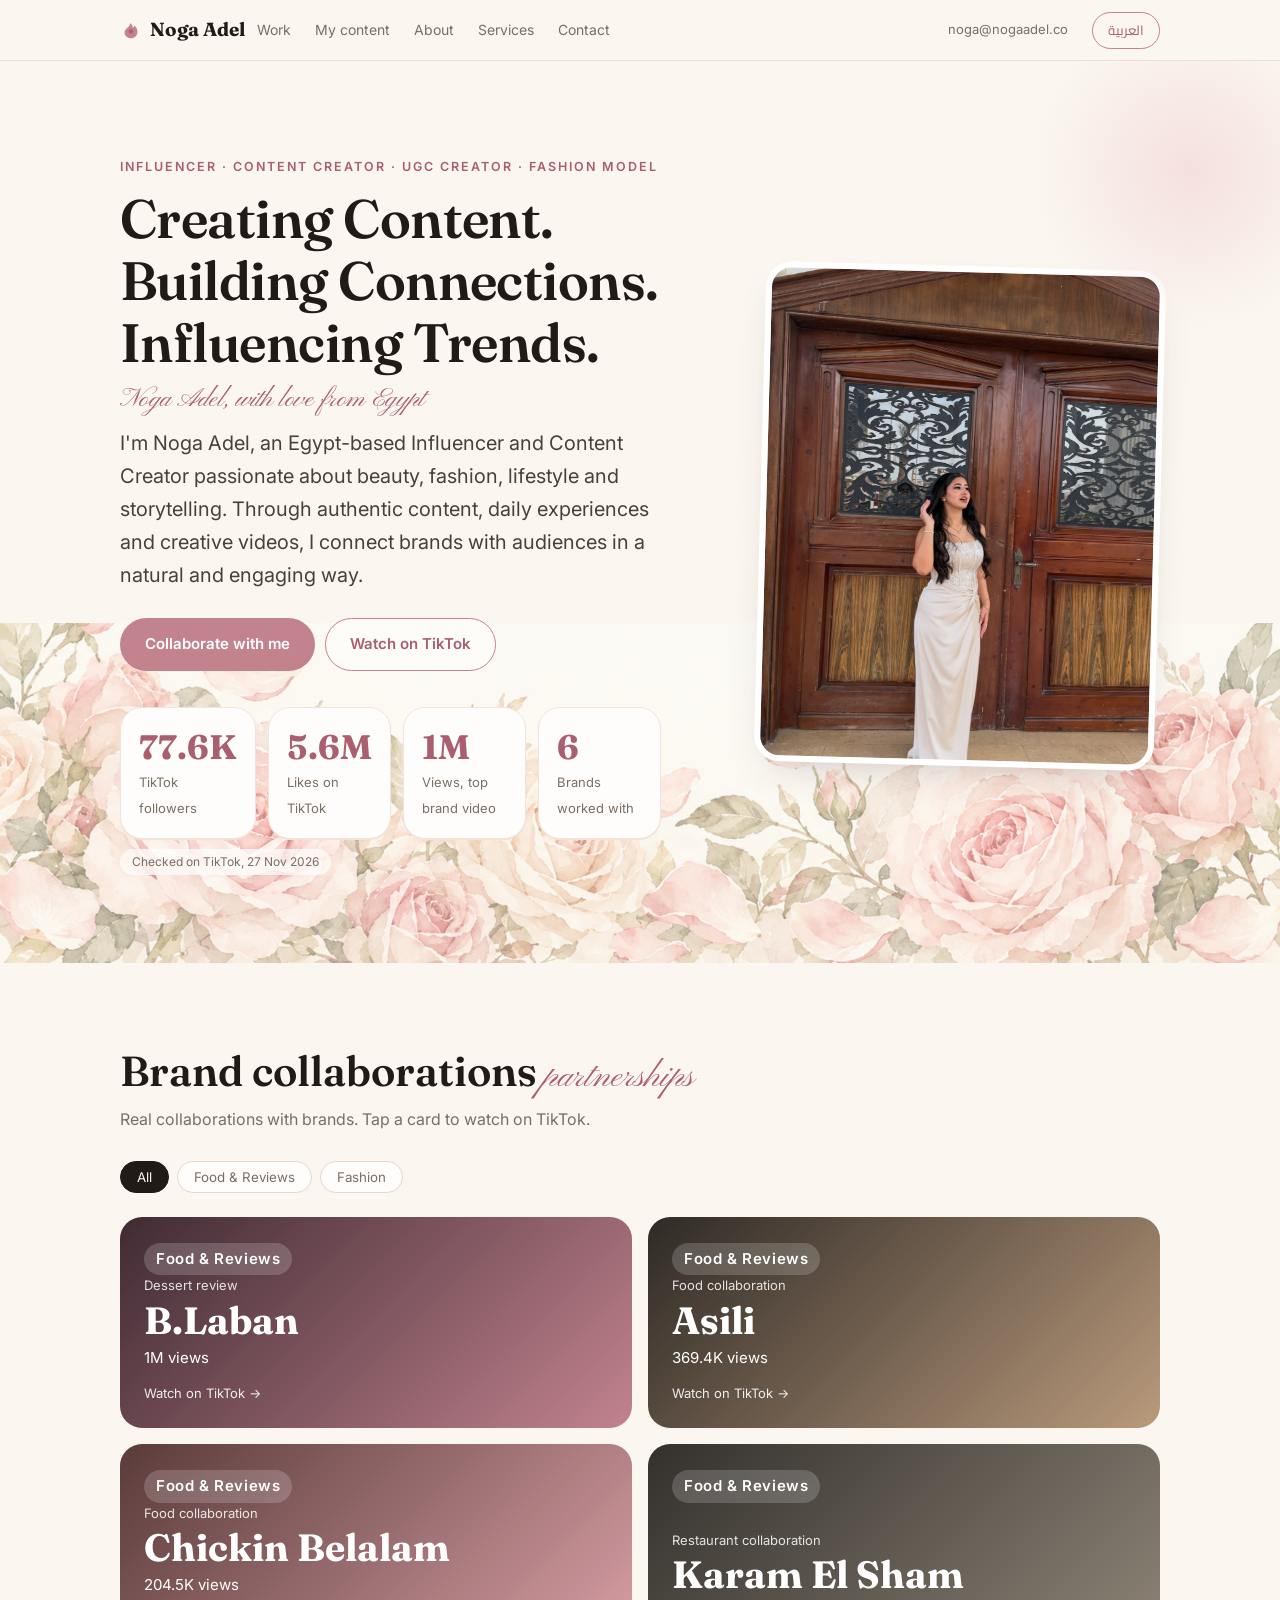
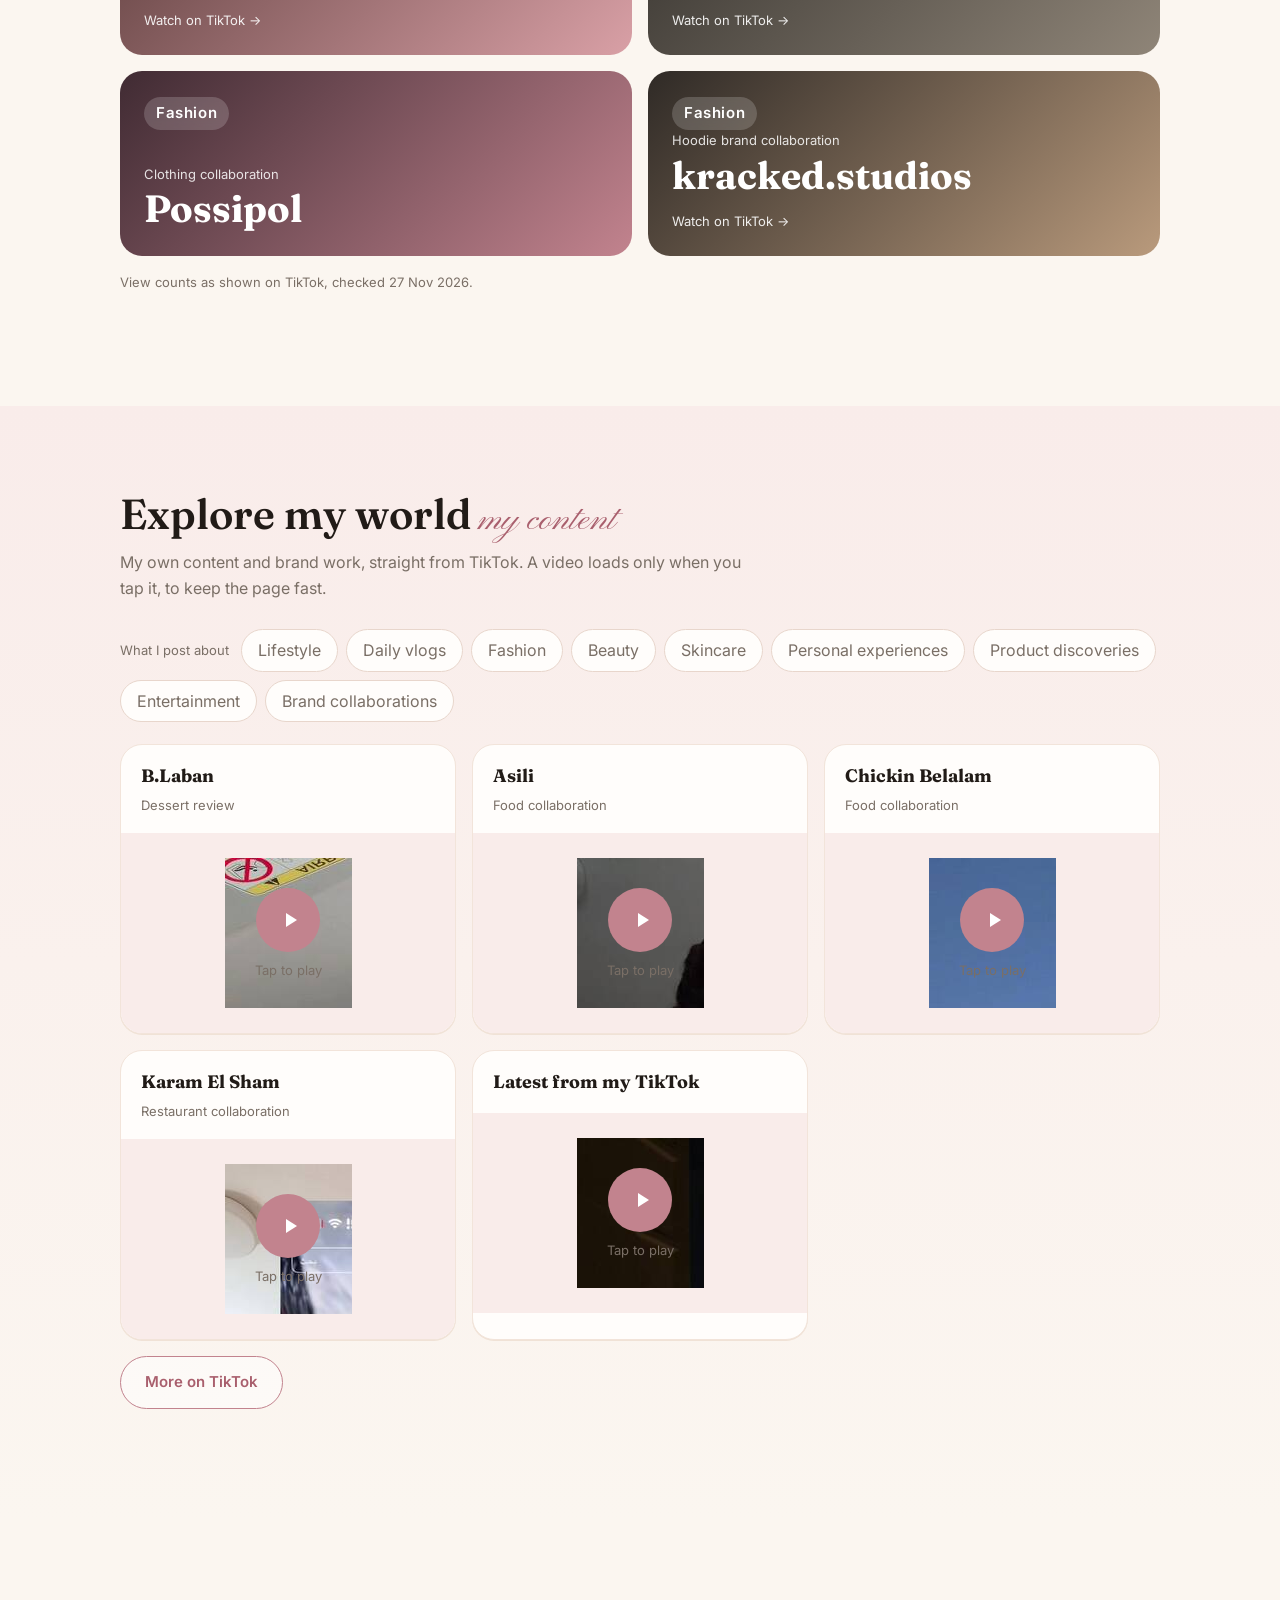
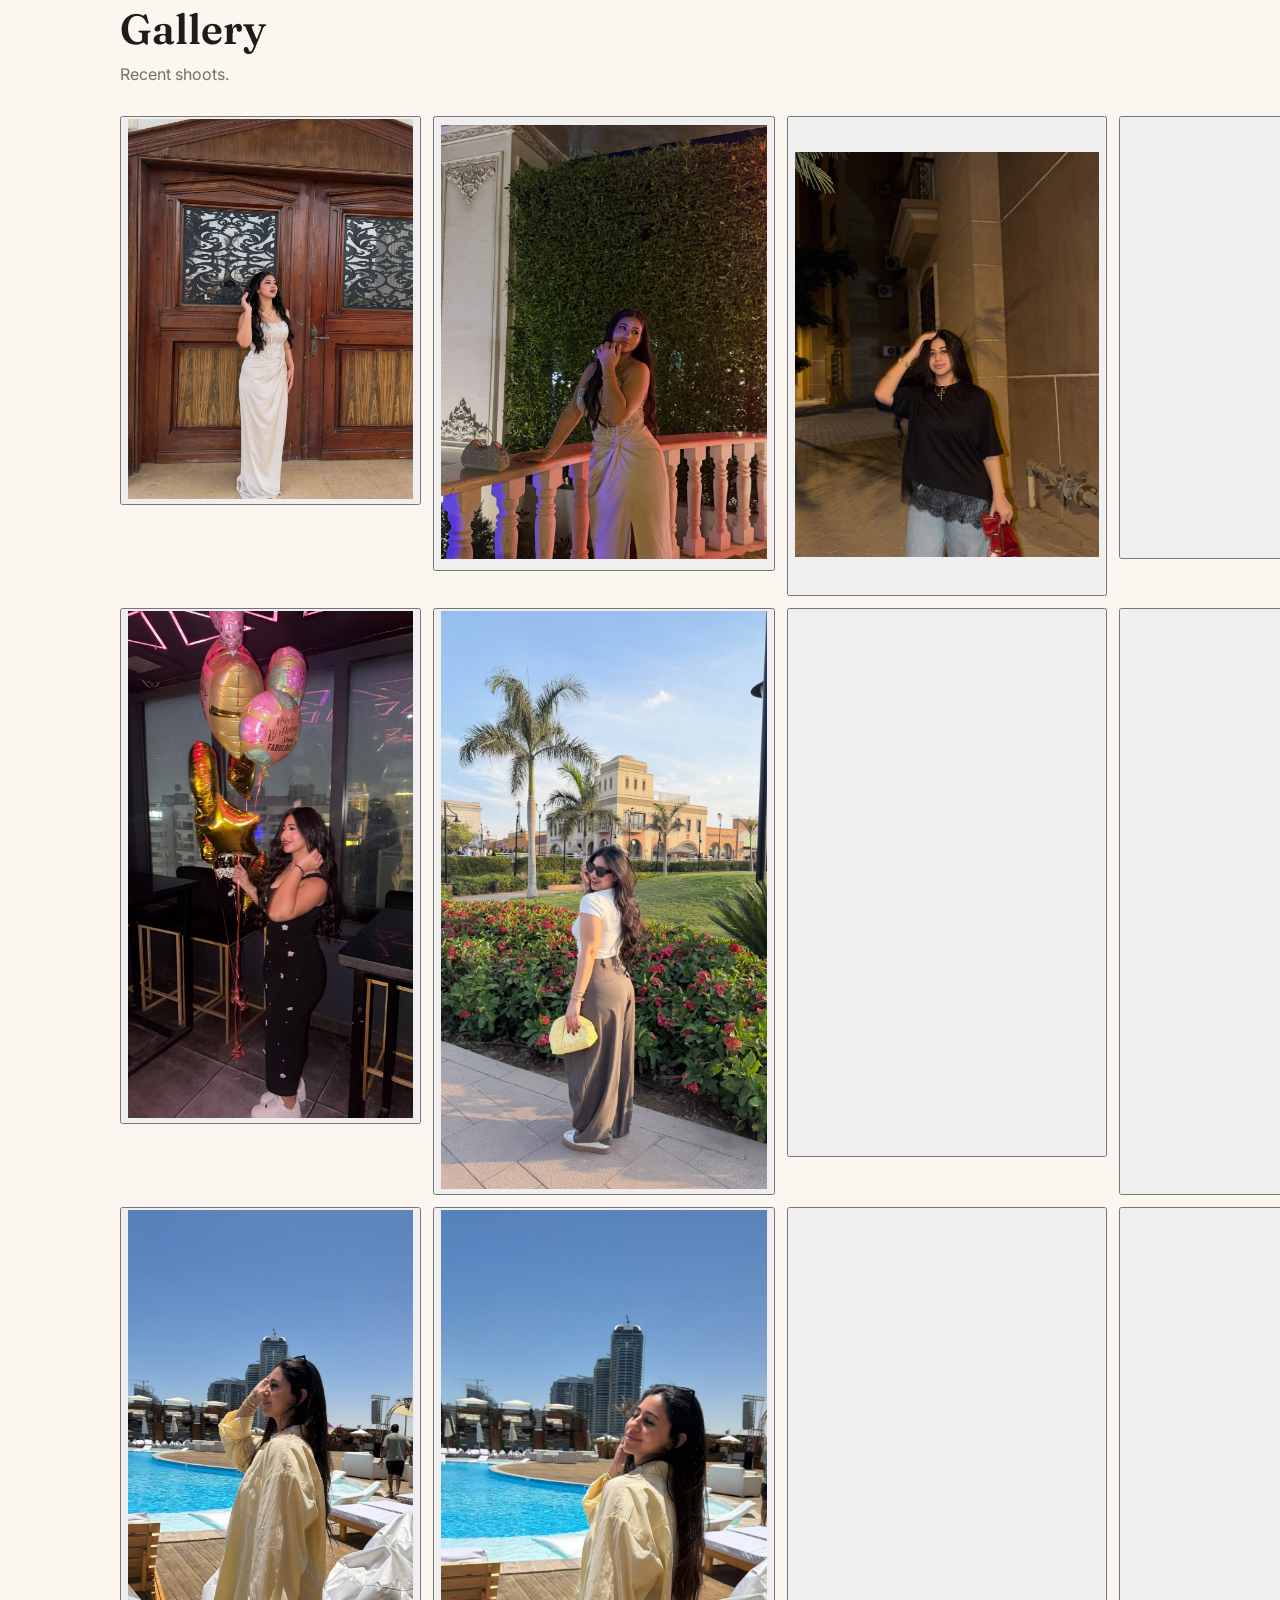
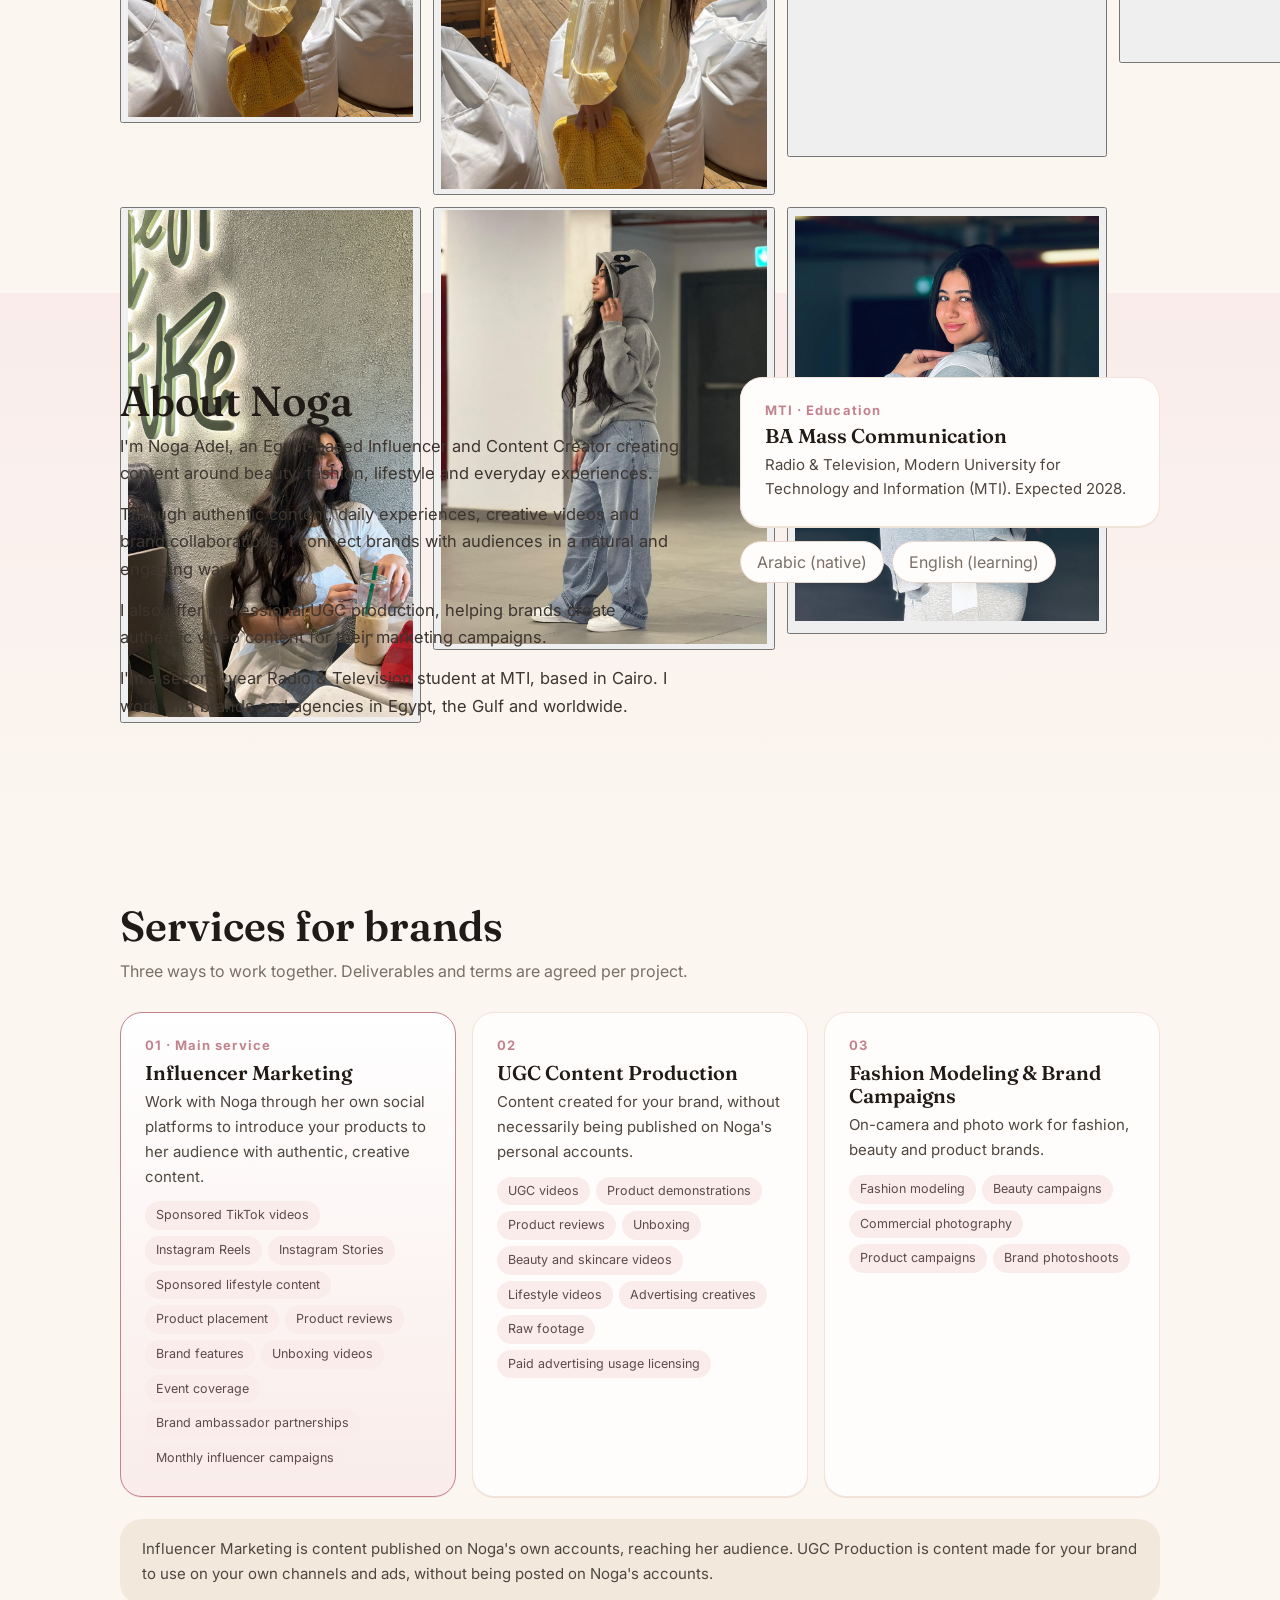
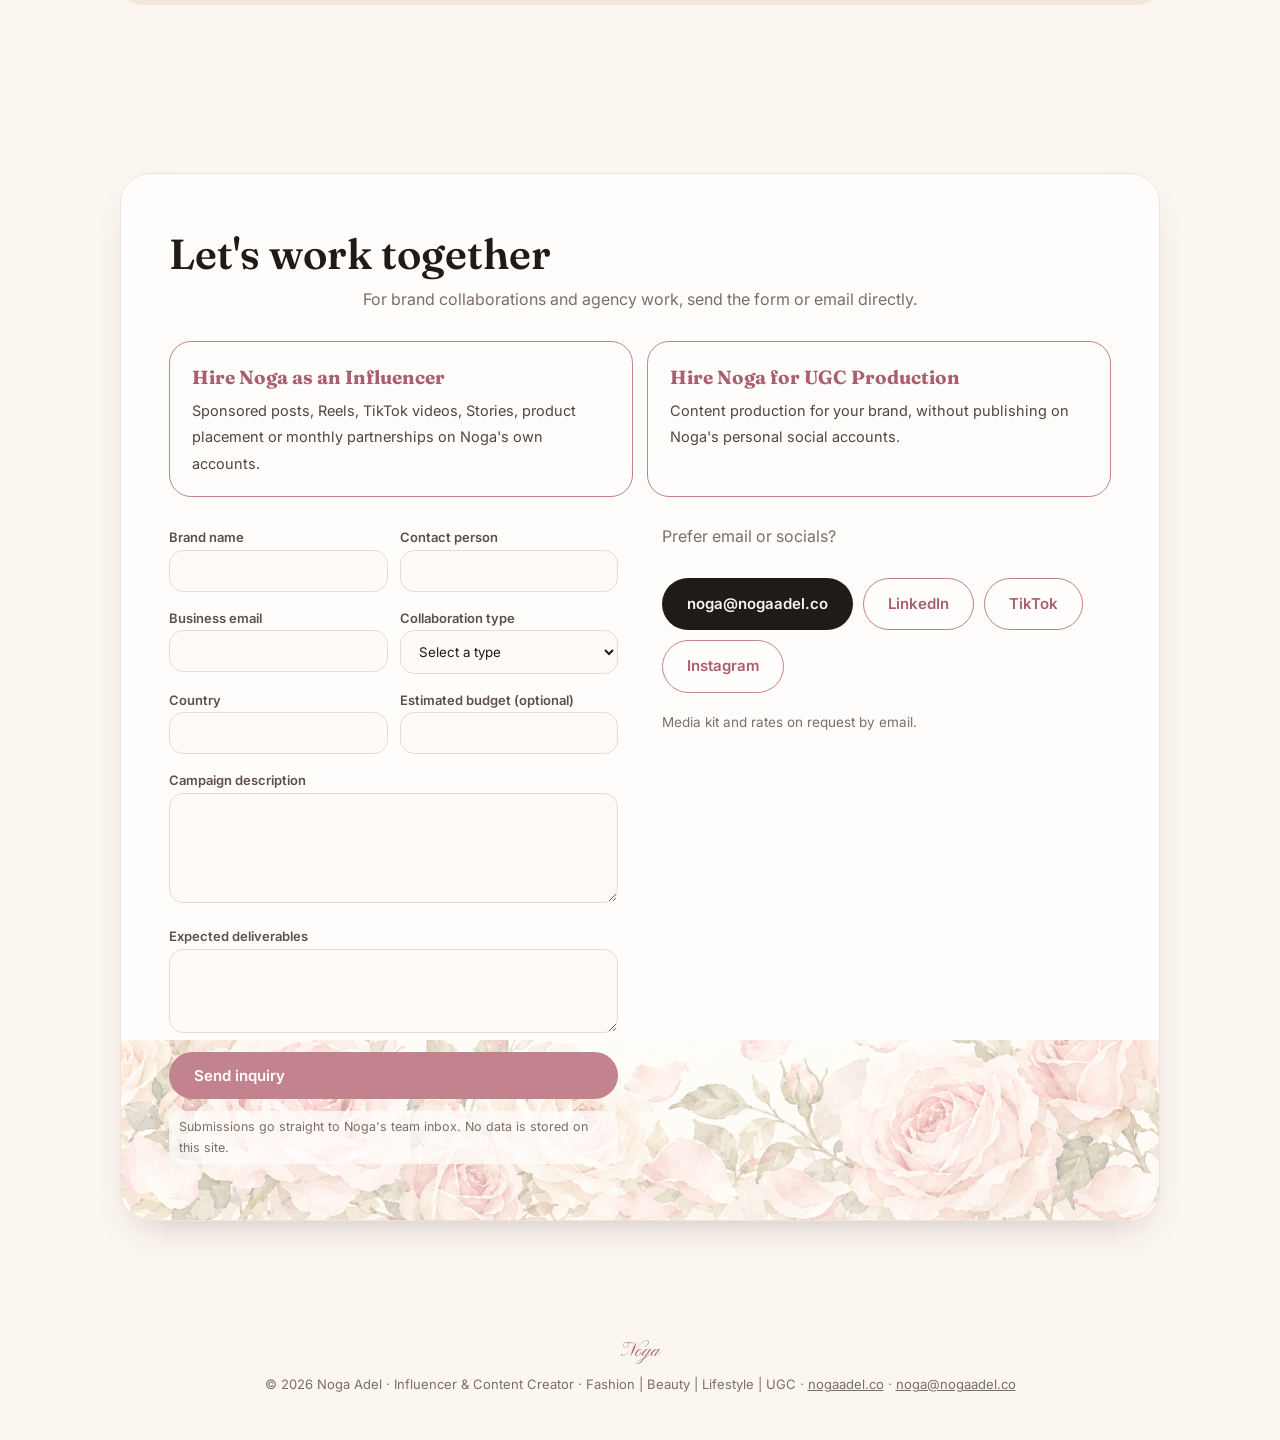
<file: 23-index.html>
<!doctype html>
<html lang="en" dir="ltr">
<head>
<meta charset="utf-8">
<meta name="viewport" content="width=device-width, initial-scale=1">
<title>Noga Adel | Influencer &amp; Content Creator, Egypt</title>
<meta name="description" content="Noga Adel is an Egypt-based Influencer and Content Creator in beauty, fashion and lifestyle, with 77.6K followers on TikTok. Sponsored content, brand partnerships and UGC production.">
<link rel="canonical" href="https://nogaadel.co/">
<meta name="robots" content="index,follow">
<meta name="theme-color" content="#fbf6f0">
<meta property="og:type" content="website">
<meta property="og:site_name" content="Noga Adel">
<meta property="og:title" content="Noga Adel | Influencer & Content Creator">
<meta property="og:description" content="Egypt-based Influencer and Content Creator. 77.6K on TikTok, brand collaborations and UGC production.">
<meta property="og:url" content="https://nogaadel.co/">
<meta property="og:image" content="https://nogaadel.co/og-image.jpg">
<meta property="og:image:width" content="1200">
<meta property="og:image:height" content="630">
<meta name="twitter:card" content="summary_large_image">
<meta name="twitter:title" content="Noga Adel | Influencer & Content Creator">
<meta name="twitter:description" content="Egypt-based Influencer and Content Creator. 77.6K on TikTok, brand collaborations and UGC production.">
<meta name="twitter:image" content="https://nogaadel.co/og-image.jpg">
<link rel="icon" href="favicon.svg" type="image/svg+xml">
<link rel="preconnect" href="https://fonts.googleapis.com">
<link rel="preconnect" href="https://fonts.gstatic.com" crossorigin>
<link href="https://fonts.googleapis.com/css2?family=Fraunces:opsz,wght@9..144,500;9..144,600;9..144,700&family=Inter:wght@400;500;600&family=Cairo:wght@400;600;700&family=Pinyon+Script&display=swap" rel="stylesheet">
<link rel="stylesheet" href="assets/css/style.css">
<link rel="stylesheet" href="assets/css/extra.css">
<script type="application/ld+json">
{
  "@context": "https://schema.org",
  "@type": "Person",
  "name": "Noga Adel",
  "url": "https://nogaadel.co/",
  "image": "https://nogaadel.co/og-image.jpg",
  "email": "noga@nogaadel.co",
  "contactPoint": { "@type": "ContactPoint", "contactType": "business inquiries", "email": "noga@nogaadel.co" },
  "jobTitle": "Influencer, Content Creator, UGC Creator, Fashion Model",
  "address": { "@type": "PostalAddress", "addressLocality": "Cairo", "addressCountry": "EG" },
  "sameAs": [
    "https://www.tiktok.com/@noga.adel97",
    "https://www.linkedin.com/in/noga-adel-ugc/",
    "https://www.instagram.com/noga.adel.9699/"
  ]
}
</script>
</head>
<body>
<nav><div class="wrap">
<a class="brand" href="#top"><svg viewBox="0 0 24 24" fill="none" aria-hidden="true"><path d="M12 21c-4 0-7-2.6-7-6.2 0-2.5 1.7-4.3 3.4-5.6C10 8 11 6.6 11 4.5c2 1 3 3 2.7 5.2 1-.4 1.7-1.2 2-2.3 1.7 1.3 3.3 3.4 3.3 6.4 0 4.2-3 7.2-7 7.2z" fill="#c2838e"/><circle cx="12" cy="13.5" r="2.4" fill="#a95f6d"/></svg>Noga Adel</a>
<div class="links">
<a href="#work"><span class="en">Work</span><span class="ar">أعمالي</span></a>
<a href="#videos"><span class="en">My content</span><span class="ar">محتواي</span></a>
<a href="#about"><span class="en">About</span><span class="ar">عنها</span></a>
<a href="#services"><span class="en">Services</span><span class="ar">الخدمات</span></a>
<a href="#contact"><span class="en">Contact</span><span class="ar">تواصل</span></a>
</div>
<a class="navmail" href="mailto:noga@nogaadel.co">noga@nogaadel.co</a>
<button id="lang" type="button" aria-label="Language">العربية</button>
</div></nav>

<header class="hero" id="top"><div class="wrap">
<div class="htxt">
<div class="eyebrow" id="hero-roles">Influencer · Content Creator · UGC Creator · Fashion Model</div>
<h1><span class="en">Creating Content. Building Connections. Influencing Trends.</span><span class="ar">محتوى بيصنع تواصل، وتريندات بتتأثر.</span><span class="accent"><span class="en">Noga Adel, with love from Egypt</span><span class="ar">نوجا عادل، بحب من مصر</span></span></h1>
<p class="lead" id="hero-lead"></p>
<div class="cta">
<a class="btn r" href="#contact"><span class="en">Collaborate with me</span><span class="ar">نتعاون سوا</span></a>
<a class="btn s" id="cta-tiktok" href="https://www.tiktok.com/@noga.adel97" target="_blank" rel="noopener"><span class="en">Watch on TikTok</span><span class="ar">شاهدي على تيك توك</span></a>
</div>
<div class="stats" id="stats"></div>
<div class="stats-note" id="stats-note"></div>
</div>
<div class="ph"><img src="2-noga-1.jpg" alt="Noga Adel in a cream gown at a carved wooden door" width="1100" height="1467" fetchpriority="high"></div>
</div></header>

<section id="work"><div class="wrap">
<h2><span class="en">Brand collaborations</span><span class="ar">تعاونات البراندات</span><span class="accent en">partnerships</span></h2>
<p class="sub"><span class="en">Real collaborations with brands. Tap a card to watch on TikTok.</span><span class="ar">تعاونات حقيقية مع براندات. اضغطي على الكارت للمشاهدة على تيك توك.</span></p>
<div class="chips" id="work-chips"></div>
<div class="grid c2" id="work-grid"></div>
<p class="sub" style="margin-top:16px;font-size:13px" id="work-note"></p>
</div></section>

<section id="videos" class="alt"><div class="wrap">
<h2><span class="en">Explore my world</span><span class="ar">اكتشفي عالمي</span><span class="accent en">my content</span></h2>
<p class="sub" id="videos-intro"></p>
<div class="chips themes" id="themes"></div>
<div class="videos" id="video-grid"></div>
<p class="sub" style="margin-top:16px"><a class="btn s" id="cta-tiktok2" href="https://www.tiktok.com/@noga.adel97" target="_blank" rel="noopener"><span class="en">More on TikTok</span><span class="ar">المزيد على تيك توك</span></a></p>
</div></section>

<section id="gallery"><div class="wrap">
<h2><span class="en">Gallery</span><span class="ar">الجاليري</span></h2>
<p class="sub"><span class="en">Recent shoots.</span><span class="ar">من أحدث التصويرات.</span></p>
<div class="gallery" id="gallery-grid"></div>
</div></section>

<section id="about" class="alt"><div class="wrap two">
<div class="about">
<h2><span class="en">About Noga</span><span class="ar">عن نوجا</span></h2>
<div id="about-paras"></div>
</div>
<div>
<div class="card edu reveal"><div class="num">MTI · <span class="en">Education</span><span class="ar">التعليم</span></div>
<h3 id="edu-title"></h3>
<p id="edu-detail"></p></div>
<div class="chips" id="lang-chips" style="margin-top:14px"></div>
</div>
</div></section>

<section id="services"><div class="wrap">
<h2><span class="en">Services for brands</span><span class="ar">خدمات للبراندات</span></h2>
<p class="sub" id="services-intro"></p>
<div class="grid c3" id="services-grid"></div>
<p class="diff reveal" id="services-diff"></p>
</div></section>

<section id="contact"><div class="wrap">
<div class="contact reveal">
<h2><span class="en">Let's work together</span><span class="ar">يلا نشتغل سوا</span></h2>
<p class="sub"><span class="en">For brand collaborations and agency work, send the form or email directly.</span><span class="ar">للتعاونات مع البراندات والوكالات، املئي الفورم أو ابعتي إيميل مباشرة.</span></p>
<div class="collab" id="collab"></div>
<div class="cgrid">
<form class="form" id="inquiry-form" novalidate>
<div class="frow">
<div><label for="f-brand"><span class="en">Brand name</span><span class="ar">اسم البراند</span></label>
<input id="f-brand" name="brand" type="text" required autocomplete="organization"></div>
<div><label for="f-person"><span class="en">Contact person</span><span class="ar">اسم الشخص المسؤول</span></label>
<input id="f-person" name="contact_person" type="text" required autocomplete="name"></div>
</div>
<div class="frow">
<div><label for="f-email"><span class="en">Business email</span><span class="ar">الإيميل الرسمي</span></label>
<input id="f-email" name="email" type="email" required autocomplete="email"></div>
<div><label for="f-service"><span class="en">Collaboration type</span><span class="ar">نوع التعاون</span></label>
<select id="f-service" name="service" required></select></div>
</div>
<div class="frow">
<div><label for="f-country"><span class="en">Country</span><span class="ar">الدولة</span></label>
<input id="f-country" name="country" type="text" required autocomplete="country-name"></div>
<div><label for="f-budget"><span class="en">Estimated budget (optional)</span><span class="ar">الميزانية التقديرية (اختياري)</span></label>
<input id="f-budget" name="budget" type="text"></div>
</div>
<div><label for="f-message"><span class="en">Campaign description</span><span class="ar">وصف الحملة</span></label>
<textarea id="f-message" name="message" required></textarea></div>
<div><label for="f-deliv"><span class="en">Expected deliverables</span><span class="ar">المطلوب تسليمه</span></label>
<textarea id="f-deliv" name="deliverables" required style="min-height:84px"></textarea></div>
<div class="form-status" id="form-status" role="status"></div>
<button class="btn r" id="form-submit" type="submit"><span class="en">Send inquiry</span><span class="ar">إرسال الطلب</span></button>
<p class="form-note"><span class="en">Submissions go straight to Noga's team inbox. No data is stored on this site.</span><span class="ar">الطلبات بتوصل مباشرة لفريق نوجا. مفيش بيانات بتتخزن على الموقع.</span></p>
</form>
<div>
<p class="sub" style="text-align:start"><span class="en">Prefer email or socials?</span><span class="ar">تفضلي الإيميل أو السوشيال؟</span></p>
<div class="socials" style="justify-content:flex-start">
<a class="btn p" id="c-email" href="mailto:noga@nogaadel.co">noga@nogaadel.co</a>
<a class="btn s" id="c-linkedin" href="https://www.linkedin.com/in/noga-adel-ugc/" target="_blank" rel="noopener">LinkedIn</a>
<a class="btn s" id="c-tiktok" href="https://www.tiktok.com/@noga.adel97" target="_blank" rel="noopener">TikTok</a>
<a class="btn s" id="c-instagram" href="https://www.instagram.com/noga.adel.9699/" target="_blank" rel="noopener">Instagram</a>
</div>
<p class="mk" style="text-align:start" id="mk-note"></p>
</div>
</div>
</div>
</div></section>

<footer><span class="accent">Noga</span>© 2026 Noga Adel · Influencer &amp; Content Creator · Fashion | Beauty | Lifestyle | UGC · <a href="https://nogaadel.co/">nogaadel.co</a> · <a href="mailto:noga@nogaadel.co">noga@nogaadel.co</a></footer>

<script src="assets/js/main.js" defer></script>
</body>
</html>
</file>
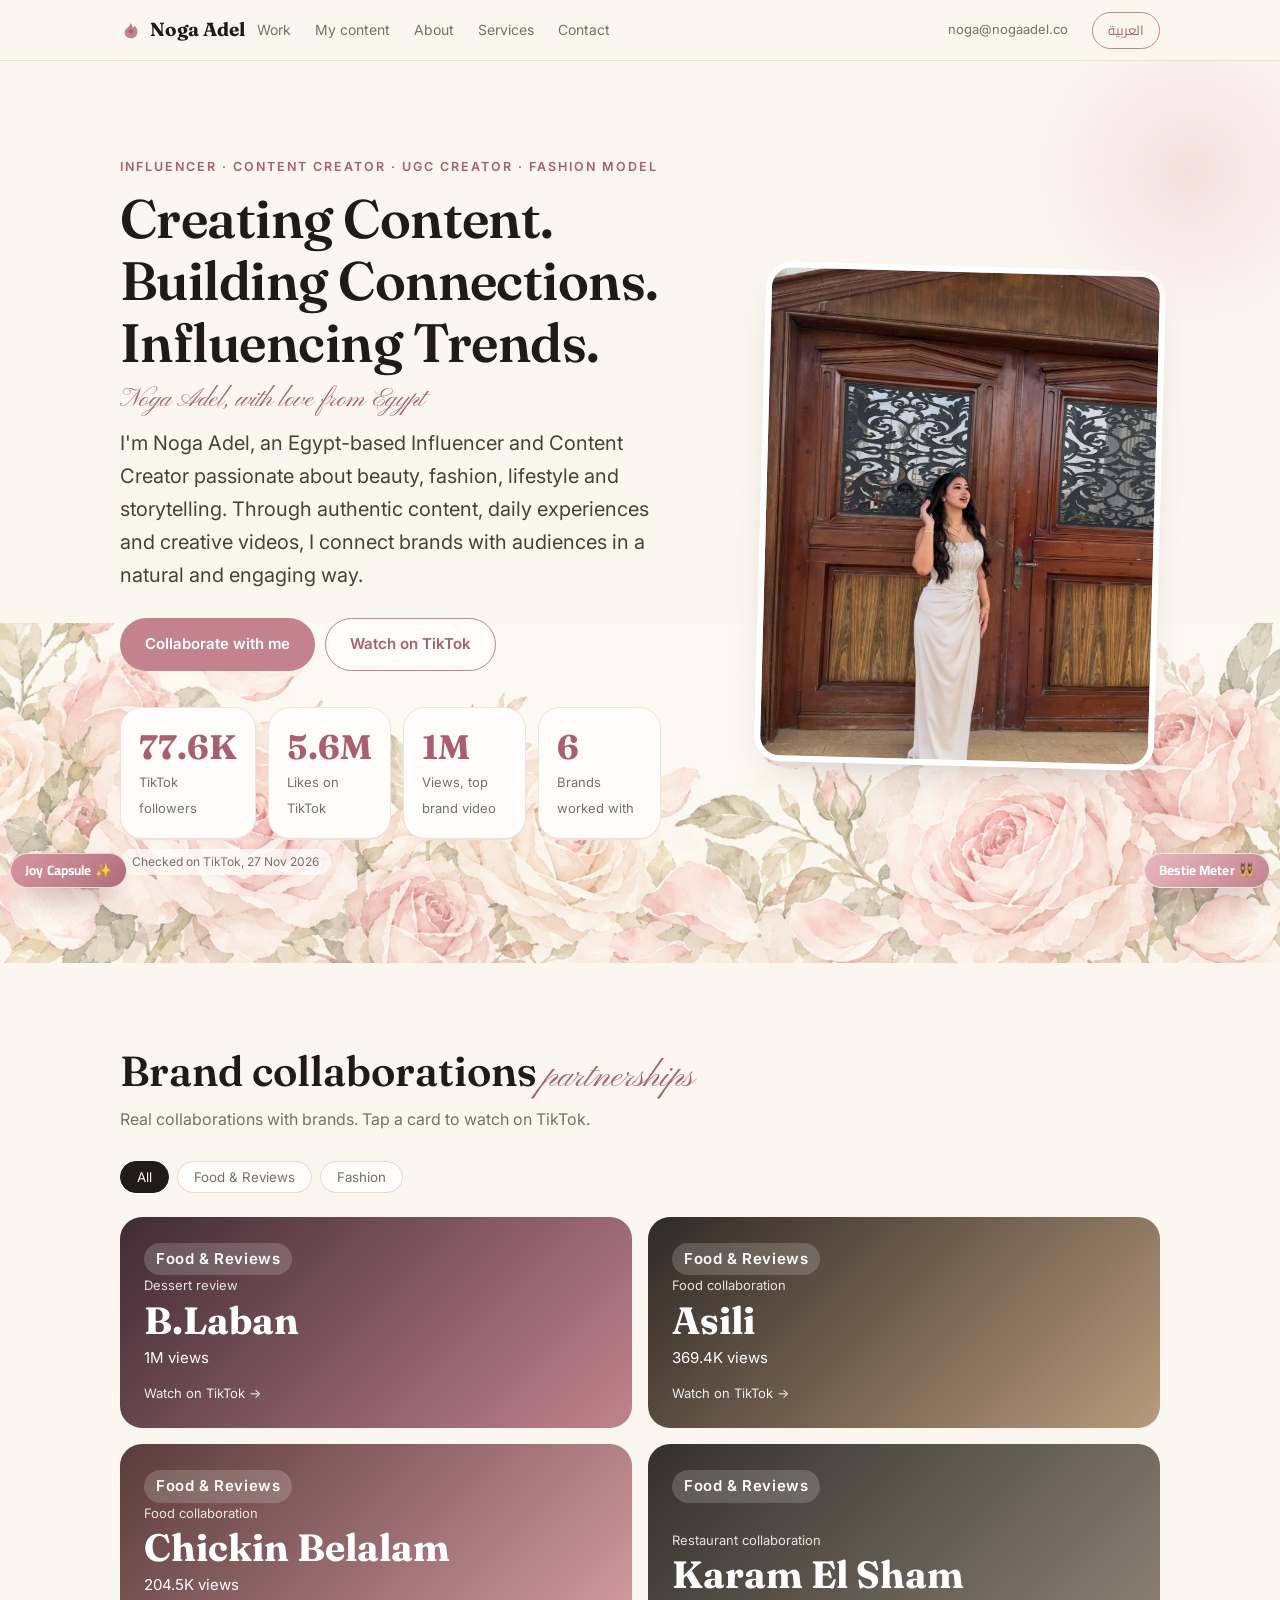
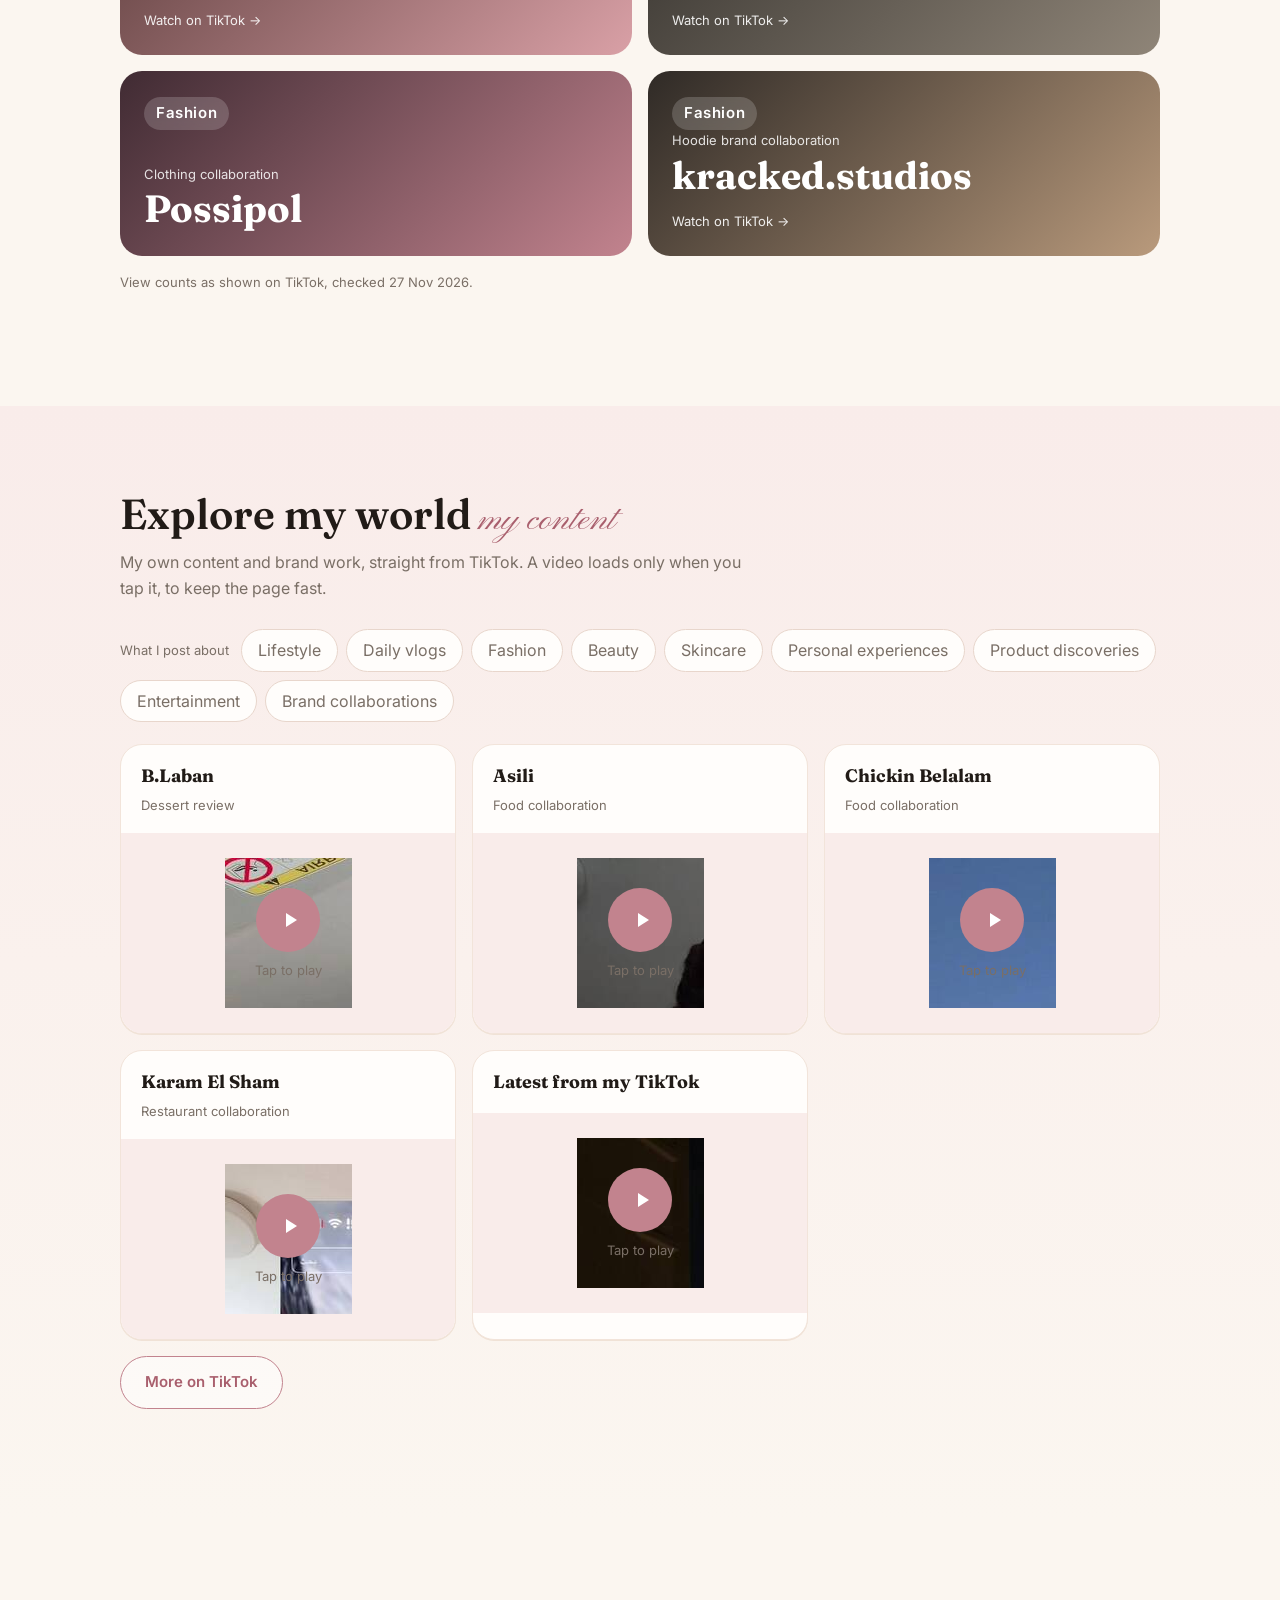
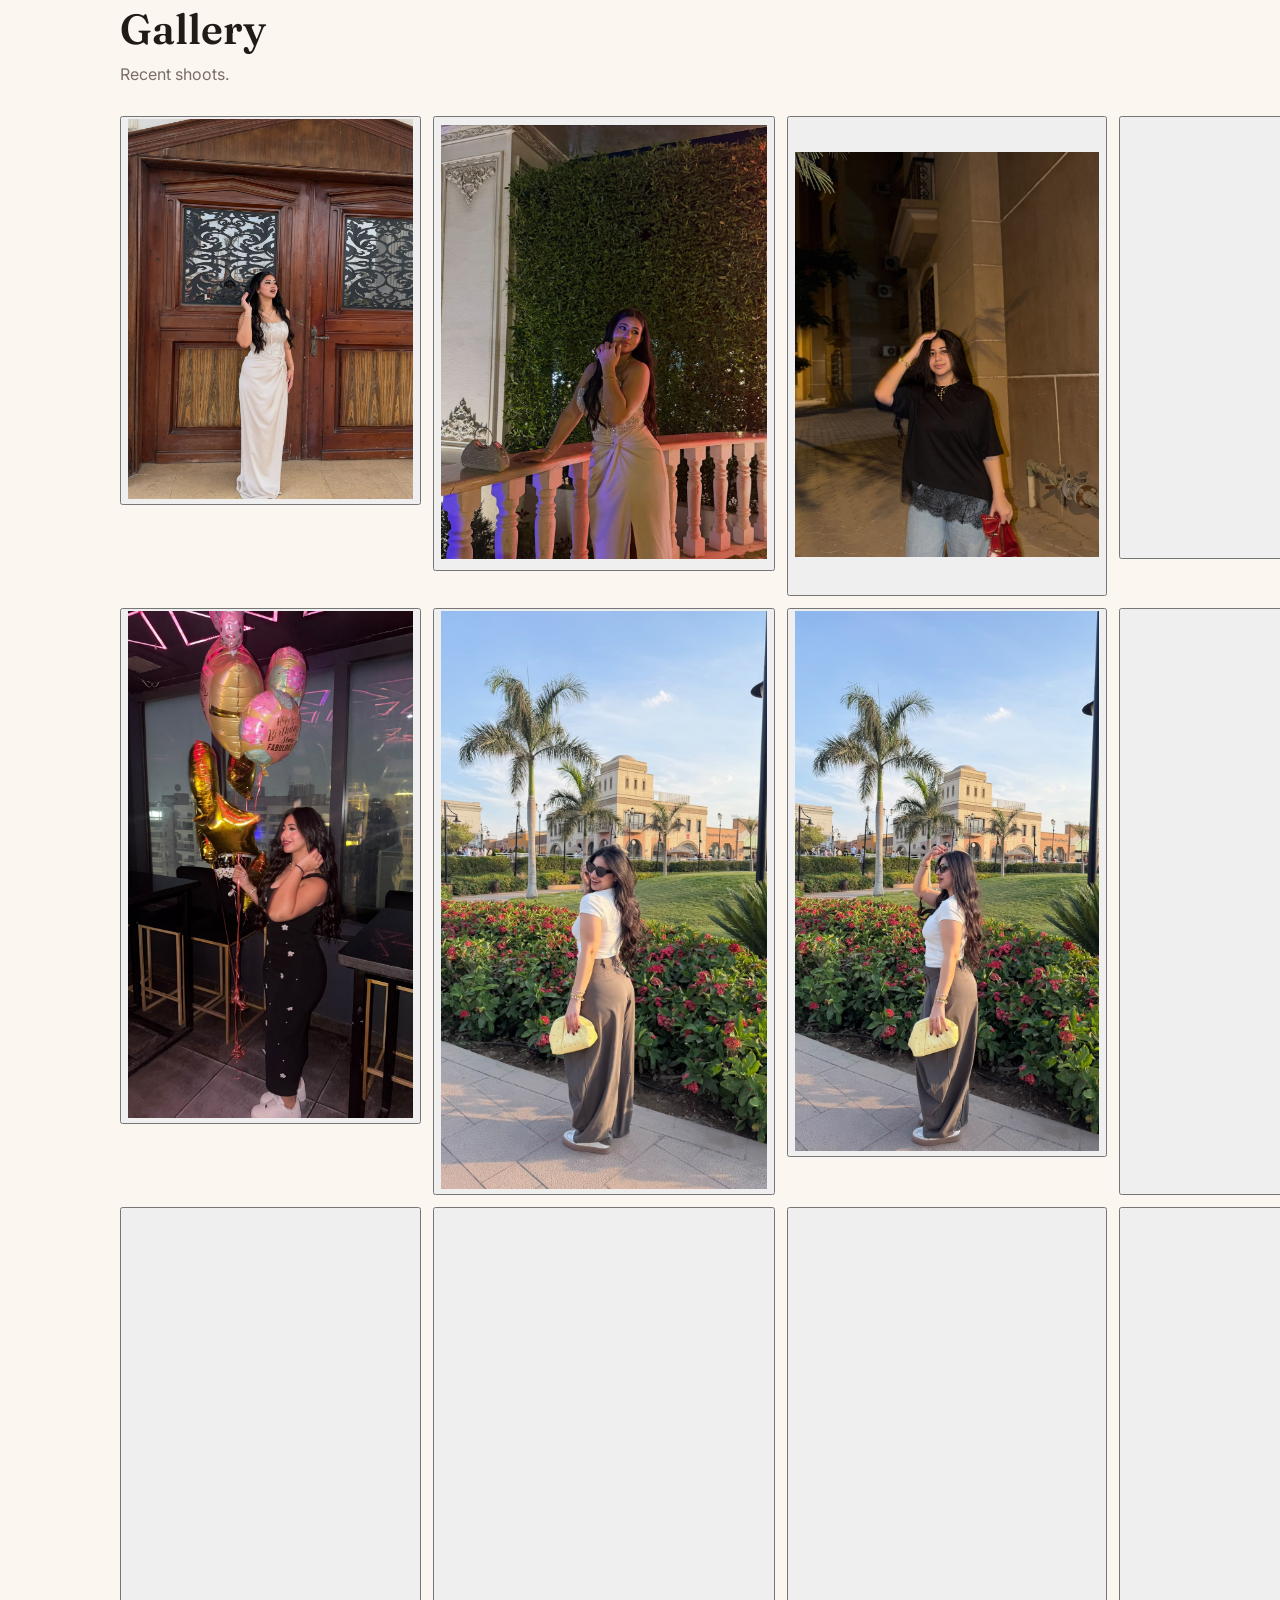
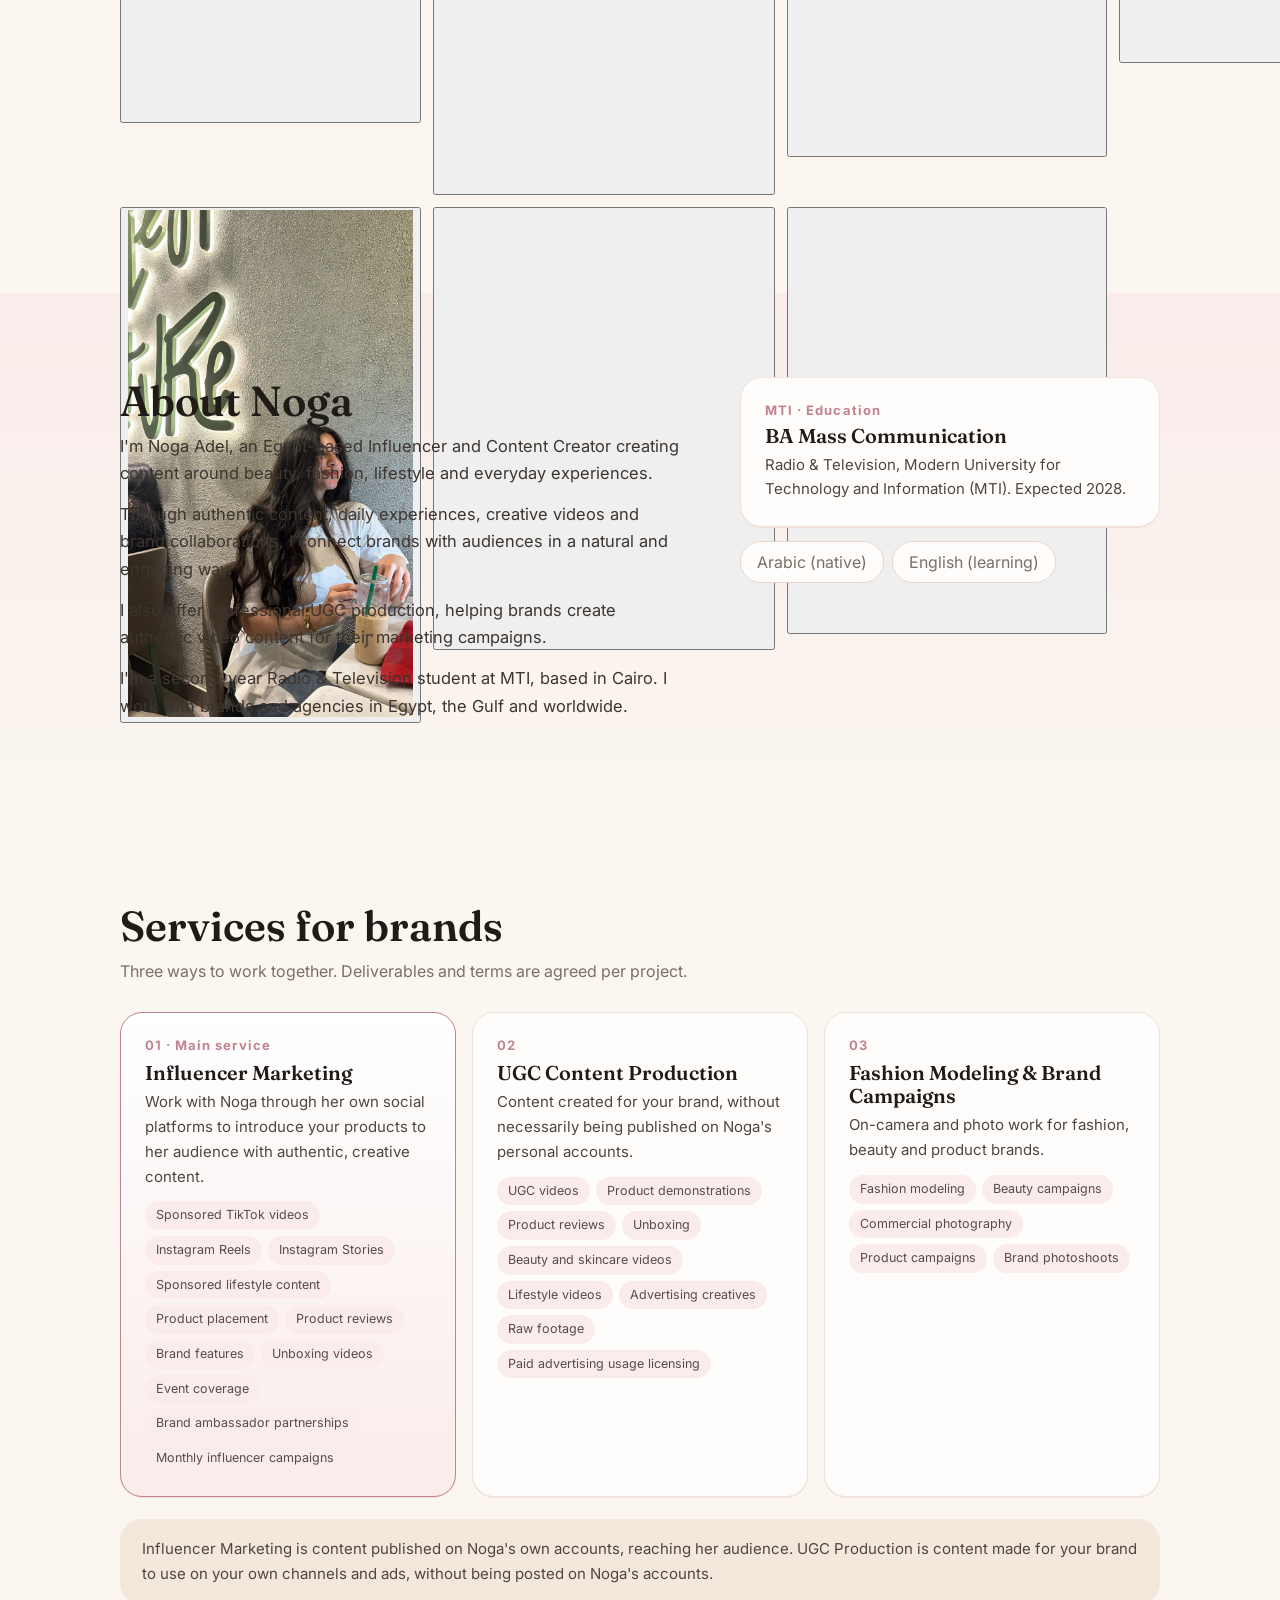
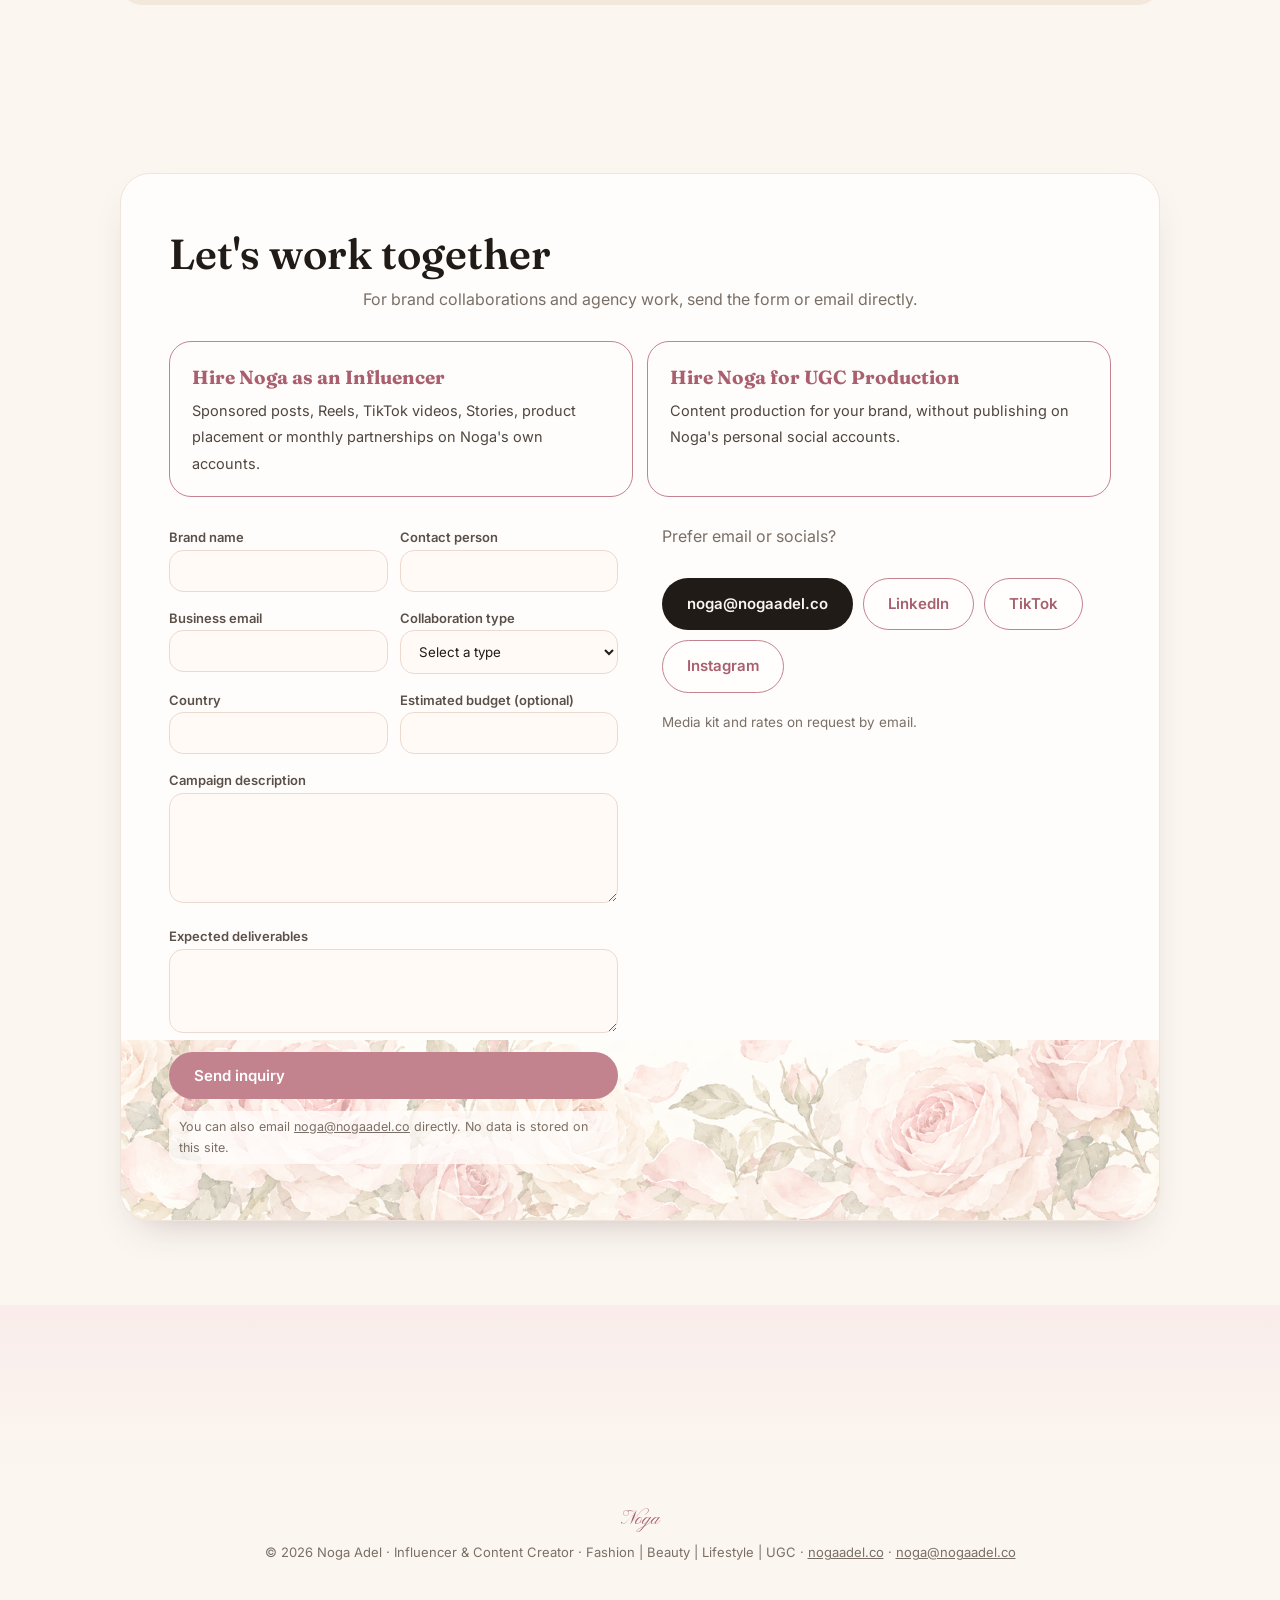
<file: 4-index.html>
<!doctype html>
<html lang="en" dir="ltr">
<head>
<meta charset="utf-8">
<meta name="viewport" content="width=device-width, initial-scale=1">
<title>Noga Adel | Influencer &amp; Content Creator, Egypt</title>
<meta name="description" content="Noga Adel is an Egypt-based Influencer and Content Creator in beauty, fashion and lifestyle, with 77.6K followers on TikTok. Sponsored content, brand partnerships and UGC production.">
<link rel="canonical" href="https://nogaadel.co/">
<meta name="robots" content="index,follow">
<meta name="theme-color" content="#fbf6f0">
<meta property="og:type" content="website">
<meta property="og:site_name" content="Noga Adel">
<meta property="og:title" content="Noga Adel | Influencer & Content Creator">
<meta property="og:description" content="Egypt-based Influencer and Content Creator. 77.6K on TikTok, brand collaborations and UGC production.">
<meta property="og:url" content="https://nogaadel.co/">
<meta property="og:image" content="https://nogaadel.co/og-image.jpg">
<meta property="og:image:width" content="1200">
<meta property="og:image:height" content="630">
<meta name="twitter:card" content="summary_large_image">
<meta name="twitter:title" content="Noga Adel | Influencer & Content Creator">
<meta name="twitter:description" content="Egypt-based Influencer and Content Creator. 77.6K on TikTok, brand collaborations and UGC production.">
<meta name="twitter:image" content="https://nogaadel.co/og-image.jpg">
<link rel="icon" href="favicon.svg" type="image/svg+xml">
<link rel="preconnect" href="https://fonts.googleapis.com">
<link rel="preconnect" href="https://fonts.gstatic.com" crossorigin>
<link href="https://fonts.googleapis.com/css2?family=Fraunces:opsz,wght@9..144,500;9..144,600;9..144,700&family=Inter:wght@400;500;600&family=Cairo:wght@400;600;700&family=Pinyon+Script&display=swap" rel="stylesheet">
<link rel="stylesheet" href="assets/css/style.css">
<link rel="stylesheet" href="assets/css/extra.css">
<link rel="stylesheet" href="assets/css/fan.css">
<script type="application/ld+json">
{
  "@context": "https://schema.org",
  "@type": "Person",
  "name": "Noga Adel",
  "url": "https://nogaadel.co/",
  "image": "https://nogaadel.co/og-image.jpg",
  "email": "noga@nogaadel.co",
  "contactPoint": { "@type": "ContactPoint", "contactType": "business inquiries", "email": "noga@nogaadel.co" },
  "jobTitle": "Influencer, Content Creator, UGC Creator, Fashion Model",
  "address": { "@type": "PostalAddress", "addressLocality": "Cairo", "addressCountry": "EG" },
  "sameAs": [
    "https://www.tiktok.com/@noga.adel97",
    "https://www.linkedin.com/in/noga-adel-ugc/",
    "https://www.instagram.com/noga.adel.9699/"
  ]
}
</script>
</head>
<body>
<nav><div class="wrap">
<a class="brand" href="#top"><svg viewBox="0 0 24 24" fill="none" aria-hidden="true"><path d="M12 21c-4 0-7-2.6-7-6.2 0-2.5 1.7-4.3 3.4-5.6C10 8 11 6.6 11 4.5c2 1 3 3 2.7 5.2 1-.4 1.7-1.2 2-2.3 1.7 1.3 3.3 3.4 3.3 6.4 0 4.2-3 7.2-7 7.2z" fill="#c2838e"/><circle cx="12" cy="13.5" r="2.4" fill="#a95f6d"/></svg>Noga Adel</a>
<div class="links">
<a href="#work"><span class="en">Work</span><span class="ar">أعمالي</span></a>
<a href="#videos"><span class="en">My content</span><span class="ar">محتواي</span></a>
<a href="#about"><span class="en">About</span><span class="ar">عن نوجا</span></a>
<a href="#services"><span class="en">Services</span><span class="ar">الخدمات</span></a>
<a href="#contact"><span class="en">Contact</span><span class="ar">تواصل</span></a>
</div>
<a class="navmail" href="mailto:noga@nogaadel.co">noga@nogaadel.co</a>
<button id="lang" type="button" aria-label="Language">العربية</button>
</div></nav>

<header class="hero" id="top"><div class="wrap">
<div class="htxt">
<div class="eyebrow" id="hero-roles">Influencer · Content Creator · UGC Creator · Fashion Model</div>
<h1><span class="en">Creating Content. Building Connections. Influencing Trends.</span><span class="ar">محتوى بيصنع تواصل، وتريندات بتتأثر.</span><span class="accent"><span class="en">Noga Adel, with love from Egypt</span><span class="ar">نوجا عادل، بحب من مصر</span></span></h1>
<p class="lead" id="hero-lead"></p>
<div class="cta">
<a class="btn r" href="#contact"><span class="en">Collaborate with me</span><span class="ar">نتعاون سوا</span></a>
<a class="btn s" id="cta-tiktok" href="https://www.tiktok.com/@noga.adel97" target="_blank" rel="noopener"><span class="en">Watch on TikTok</span><span class="ar">شاهد على تيك توك</span></a>
</div>
<div class="stats" id="stats"></div>
<div class="stats-note" id="stats-note"></div>
</div>
<div class="ph"><img src="2-noga-1.jpg" alt="Noga Adel in a cream gown at a carved wooden door" width="1100" height="1467" fetchpriority="high"></div>
</div></header>

<section id="work"><div class="wrap">
<h2><span class="en">Brand collaborations</span><span class="ar">تعاونات البراندات</span><span class="accent en">partnerships</span></h2>
<p class="sub"><span class="en">Real collaborations with brands. Tap a card to watch on TikTok.</span><span class="ar">تعاونات حقيقية مع براندات. اضغط على الكارت للمشاهدة على تيك توك.</span></p>
<div class="chips" id="work-chips"></div>
<div class="grid c2" id="work-grid"></div>
<p class="sub" style="margin-top:16px;font-size:13px" id="work-note"></p>
</div></section>

<section id="videos" class="alt"><div class="wrap">
<h2><span class="en">Explore my world</span><span class="ar">اكتشف عالمي</span><span class="accent en">my content</span></h2>
<p class="sub" id="videos-intro"></p>
<div class="chips themes" id="themes"></div>
<div class="videos" id="video-grid"></div>
<p class="sub" style="margin-top:16px"><a class="btn s" id="cta-tiktok2" href="https://www.tiktok.com/@noga.adel97" target="_blank" rel="noopener"><span class="en">More on TikTok</span><span class="ar">المزيد على تيك توك</span></a></p>
</div></section>

<section id="gallery"><div class="wrap">
<h2><span class="en">Gallery</span><span class="ar">الجاليري</span></h2>
<p class="sub"><span class="en">Recent shoots.</span><span class="ar">من أحدث التصويرات.</span></p>
<div class="gallery" id="gallery-grid"></div>
</div></section>

<section id="about" class="alt"><div class="wrap two">
<div class="about">
<h2><span class="en">About Noga</span><span class="ar">عن نوجا</span></h2>
<div id="about-paras"></div>
</div>
<div>
<div class="card edu reveal"><div class="num">MTI · <span class="en">Education</span><span class="ar">التعليم</span></div>
<h3 id="edu-title"></h3>
<p id="edu-detail"></p></div>
<div class="chips" id="lang-chips" style="margin-top:14px"></div>
</div>
</div></section>

<section id="services"><div class="wrap">
<h2><span class="en">Services for brands</span><span class="ar">خدمات للبراندات</span></h2>
<p class="sub" id="services-intro"></p>
<div class="grid c3" id="services-grid"></div>
<p class="diff reveal" id="services-diff"></p>
</div></section>

<section id="contact"><div class="wrap">
<div class="contact reveal">
<h2><span class="en">Let's work together</span><span class="ar">يلا نشتغل سوا</span></h2>
<p class="sub"><span class="en">For brand collaborations and agency work, send the form or email directly.</span><span class="ar">للتعاونات مع البراندات والوكالات، املأ الفورم أو ابعت إيميل مباشرة.</span></p>
<div class="collab" id="collab"></div>
<div class="cgrid">
<form class="form" id="inquiry-form" novalidate>
<div class="frow">
<div><label for="f-brand"><span class="en">Brand name</span><span class="ar">اسم البراند</span></label>
<input id="f-brand" name="brand" type="text" required autocomplete="organization"></div>
<div><label for="f-person"><span class="en">Contact person</span><span class="ar">اسم الشخص المسؤول</span></label>
<input id="f-person" name="contact_person" type="text" required autocomplete="name"></div>
</div>
<div class="frow">
<div><label for="f-email"><span class="en">Business email</span><span class="ar">الإيميل الرسمي</span></label>
<input id="f-email" name="email" type="email" required autocomplete="email"></div>
<div><label for="f-service"><span class="en">Collaboration type</span><span class="ar">نوع التعاون</span></label>
<select id="f-service" name="service" required></select></div>
</div>
<div class="frow">
<div><label for="f-country"><span class="en">Country</span><span class="ar">الدولة</span></label>
<input id="f-country" name="country" type="text" required autocomplete="country-name"></div>
<div><label for="f-budget"><span class="en">Estimated budget (optional)</span><span class="ar">الميزانية التقديرية (اختياري)</span></label>
<input id="f-budget" name="budget" type="text"></div>
</div>
<div><label for="f-message"><span class="en">Campaign description</span><span class="ar">وصف الحملة</span></label>
<textarea id="f-message" name="message" required></textarea></div>
<div><label for="f-deliv"><span class="en">Expected deliverables</span><span class="ar">المطلوب تسليمه</span></label>
<textarea id="f-deliv" name="deliverables" required style="min-height:84px"></textarea></div>
<div class="form-status" id="form-status" role="status"></div>
<button class="btn r" id="form-submit" type="submit"><span class="en">Send inquiry</span><span class="ar">إرسال الطلب</span></button>
<p class="form-note"><span class="en">You can also email <a href="mailto:noga@nogaadel.co">noga@nogaadel.co</a> directly. No data is stored on this site.</span><span class="ar">تقدر كمان تبعت إيميل مباشرة على <a href="mailto:noga@nogaadel.co">noga@nogaadel.co</a>. مفيش بيانات بتتخزن على الموقع.</span></p>
</form>
<div>
<p class="sub" style="text-align:start"><span class="en">Prefer email or socials?</span><span class="ar">تفضّل الإيميل أو السوشيال؟</span></p>
<div class="socials" style="justify-content:flex-start">
<a class="btn p" id="c-email" href="mailto:noga@nogaadel.co">noga@nogaadel.co</a>
<a class="btn s" id="c-linkedin" href="https://www.linkedin.com/in/noga-adel-ugc/" target="_blank" rel="noopener">LinkedIn</a>
<a class="btn s" id="c-tiktok" href="https://www.tiktok.com/@noga.adel97" target="_blank" rel="noopener">TikTok</a>
<a class="btn s" id="c-instagram" href="https://www.instagram.com/noga.adel.9699/" target="_blank" rel="noopener">Instagram</a>
</div>
<p class="mk" style="text-align:start" id="mk-note"></p>
</div>
</div>
</div>
</div></section>

<section id="fanzone" class="alt"><div class="wrap"><div id="bestie"></div></div></section>

<footer><span class="accent">Noga</span>© 2026 Noga Adel · Influencer &amp; Content Creator · Fashion | Beauty | Lifestyle | UGC · <a href="https://nogaadel.co/">nogaadel.co</a> · <a href="mailto:noga@nogaadel.co">noga@nogaadel.co</a></footer>

<script src="assets/js/main.js" defer></script>
<script src="assets/js/fan.js" defer></script>
</body>
</html>
</file>
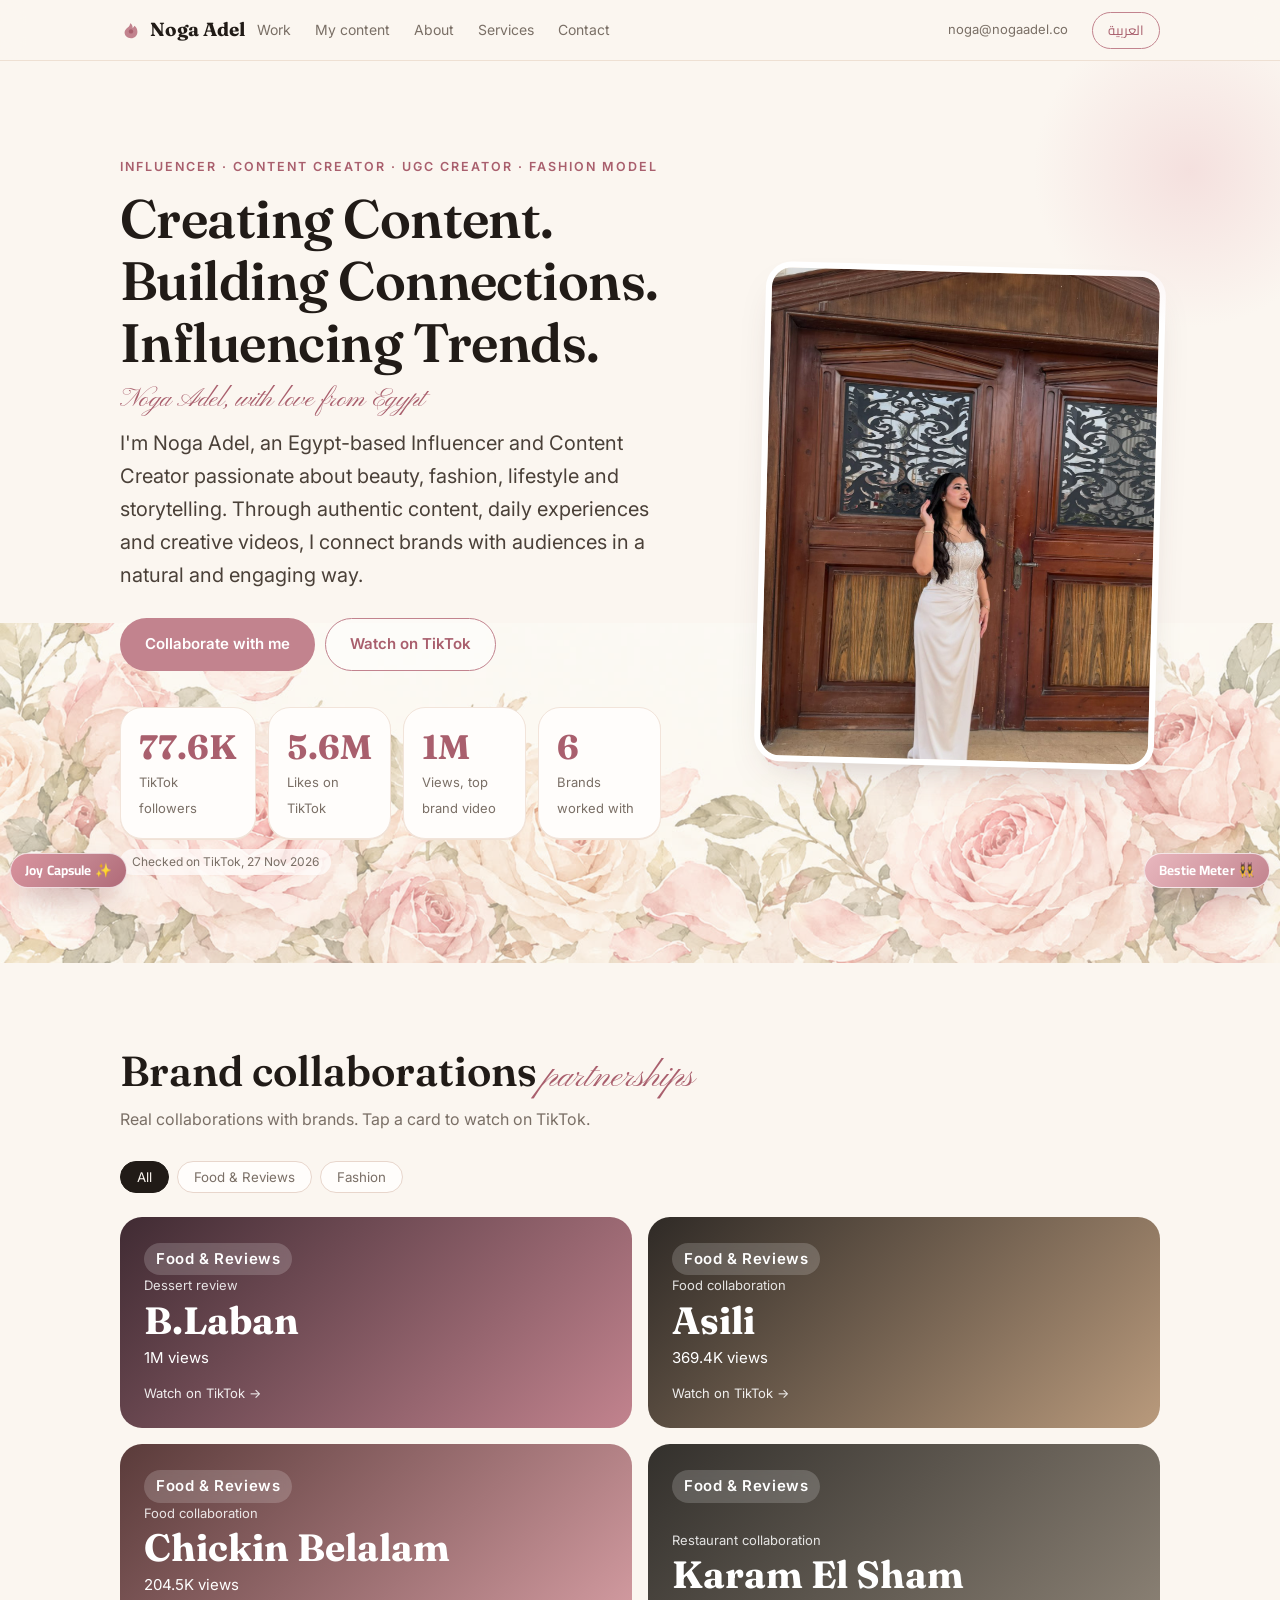
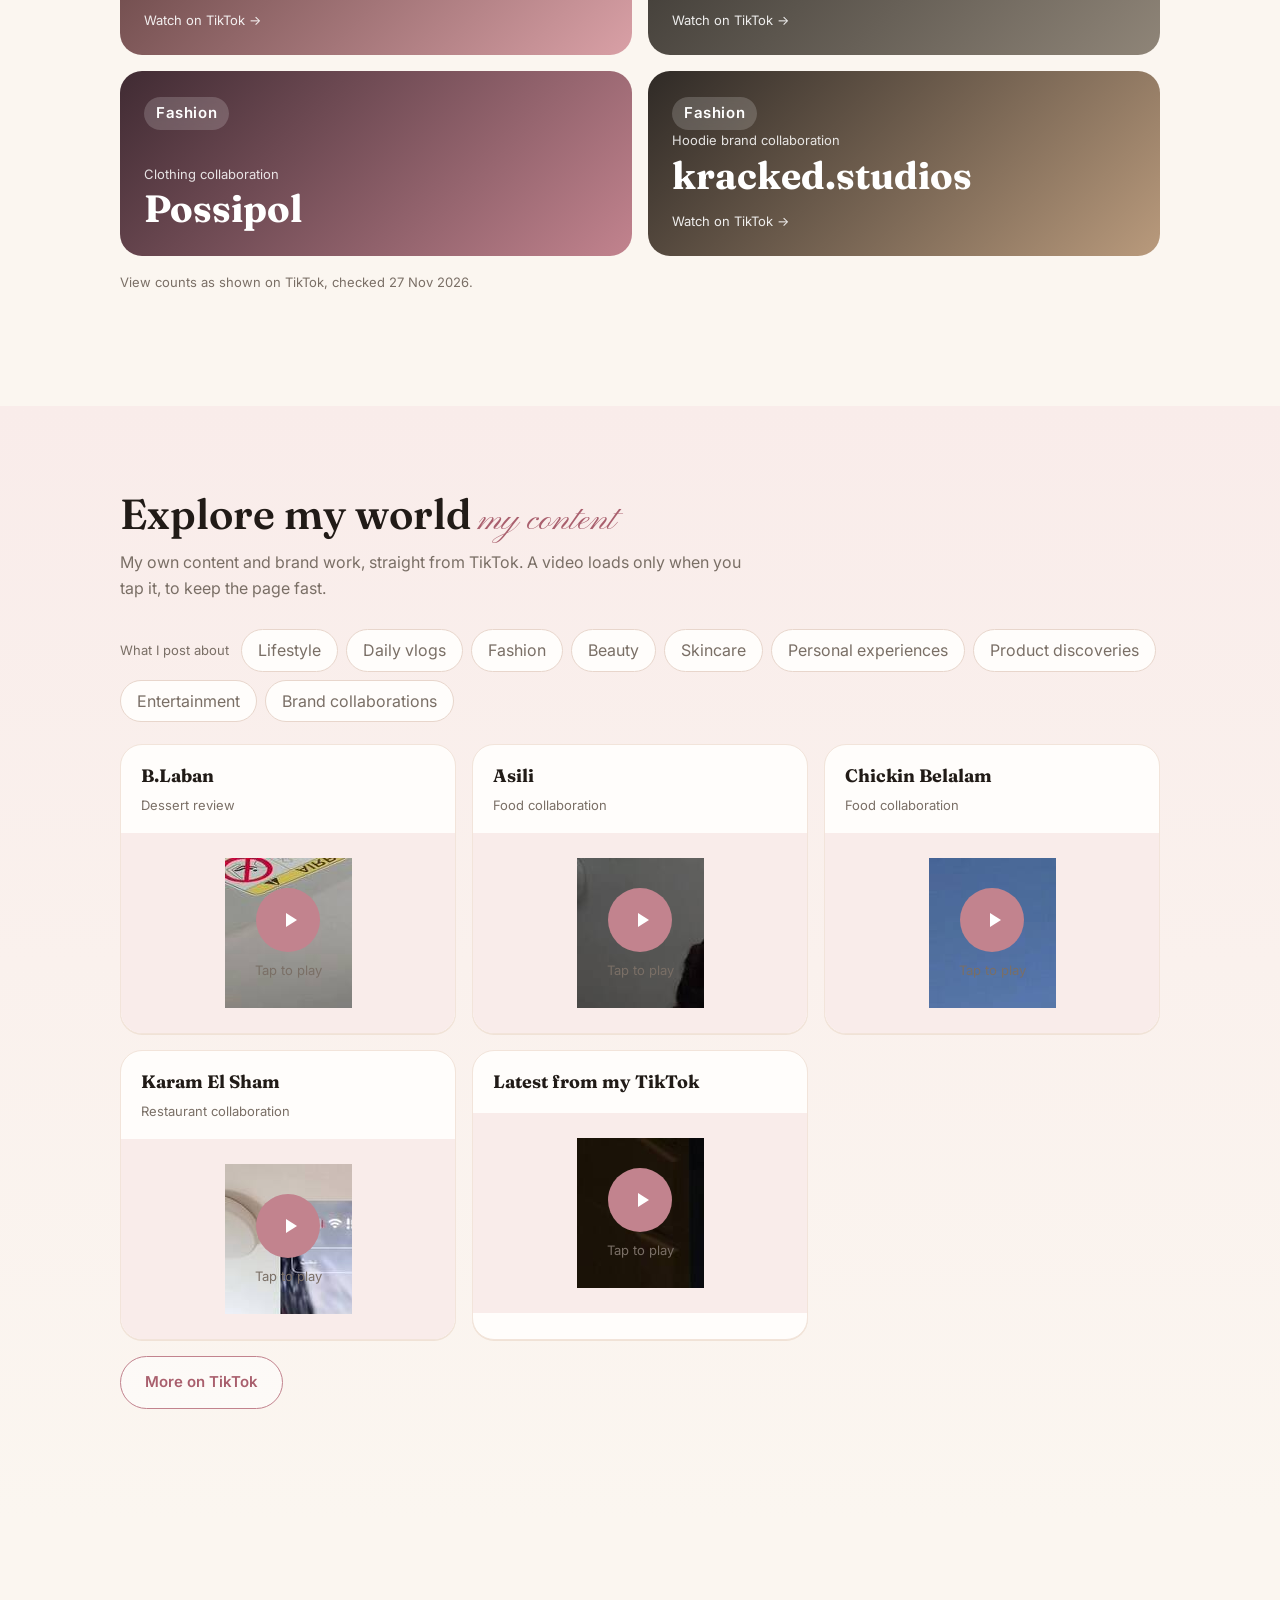
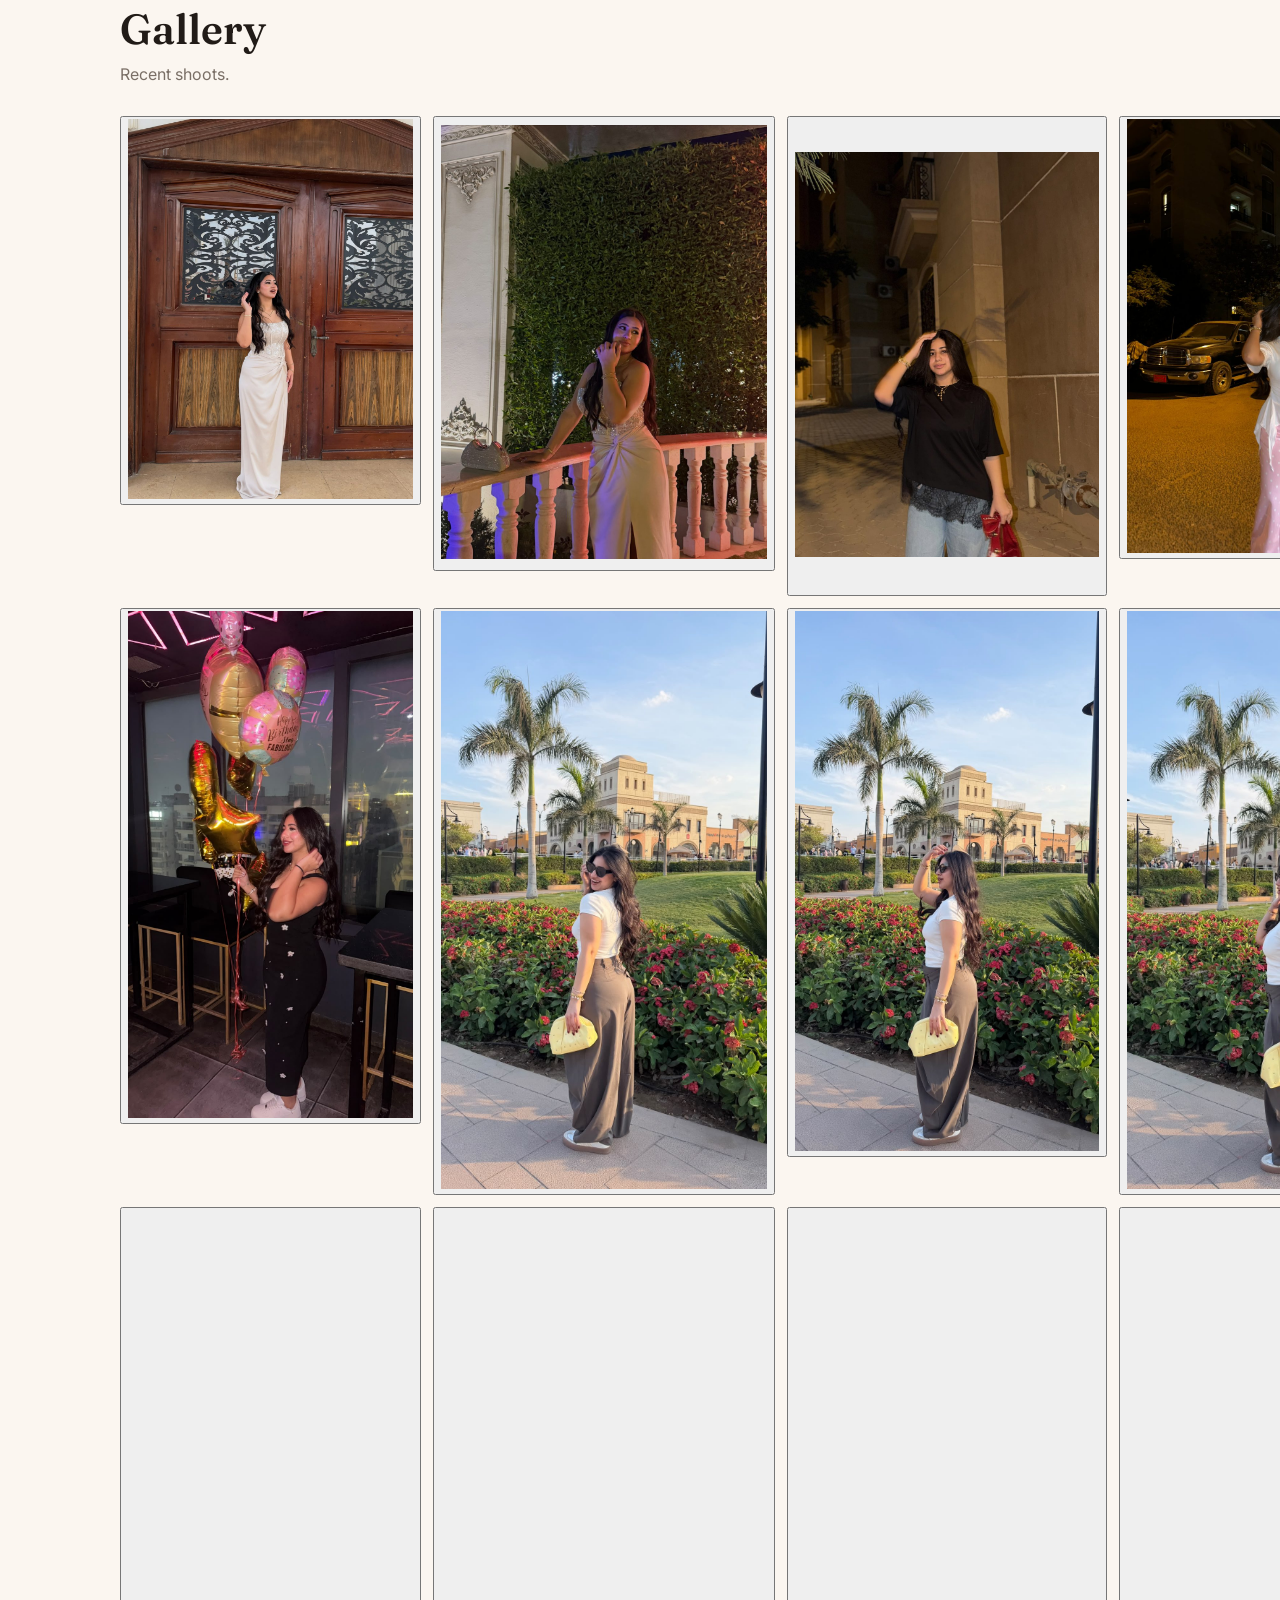
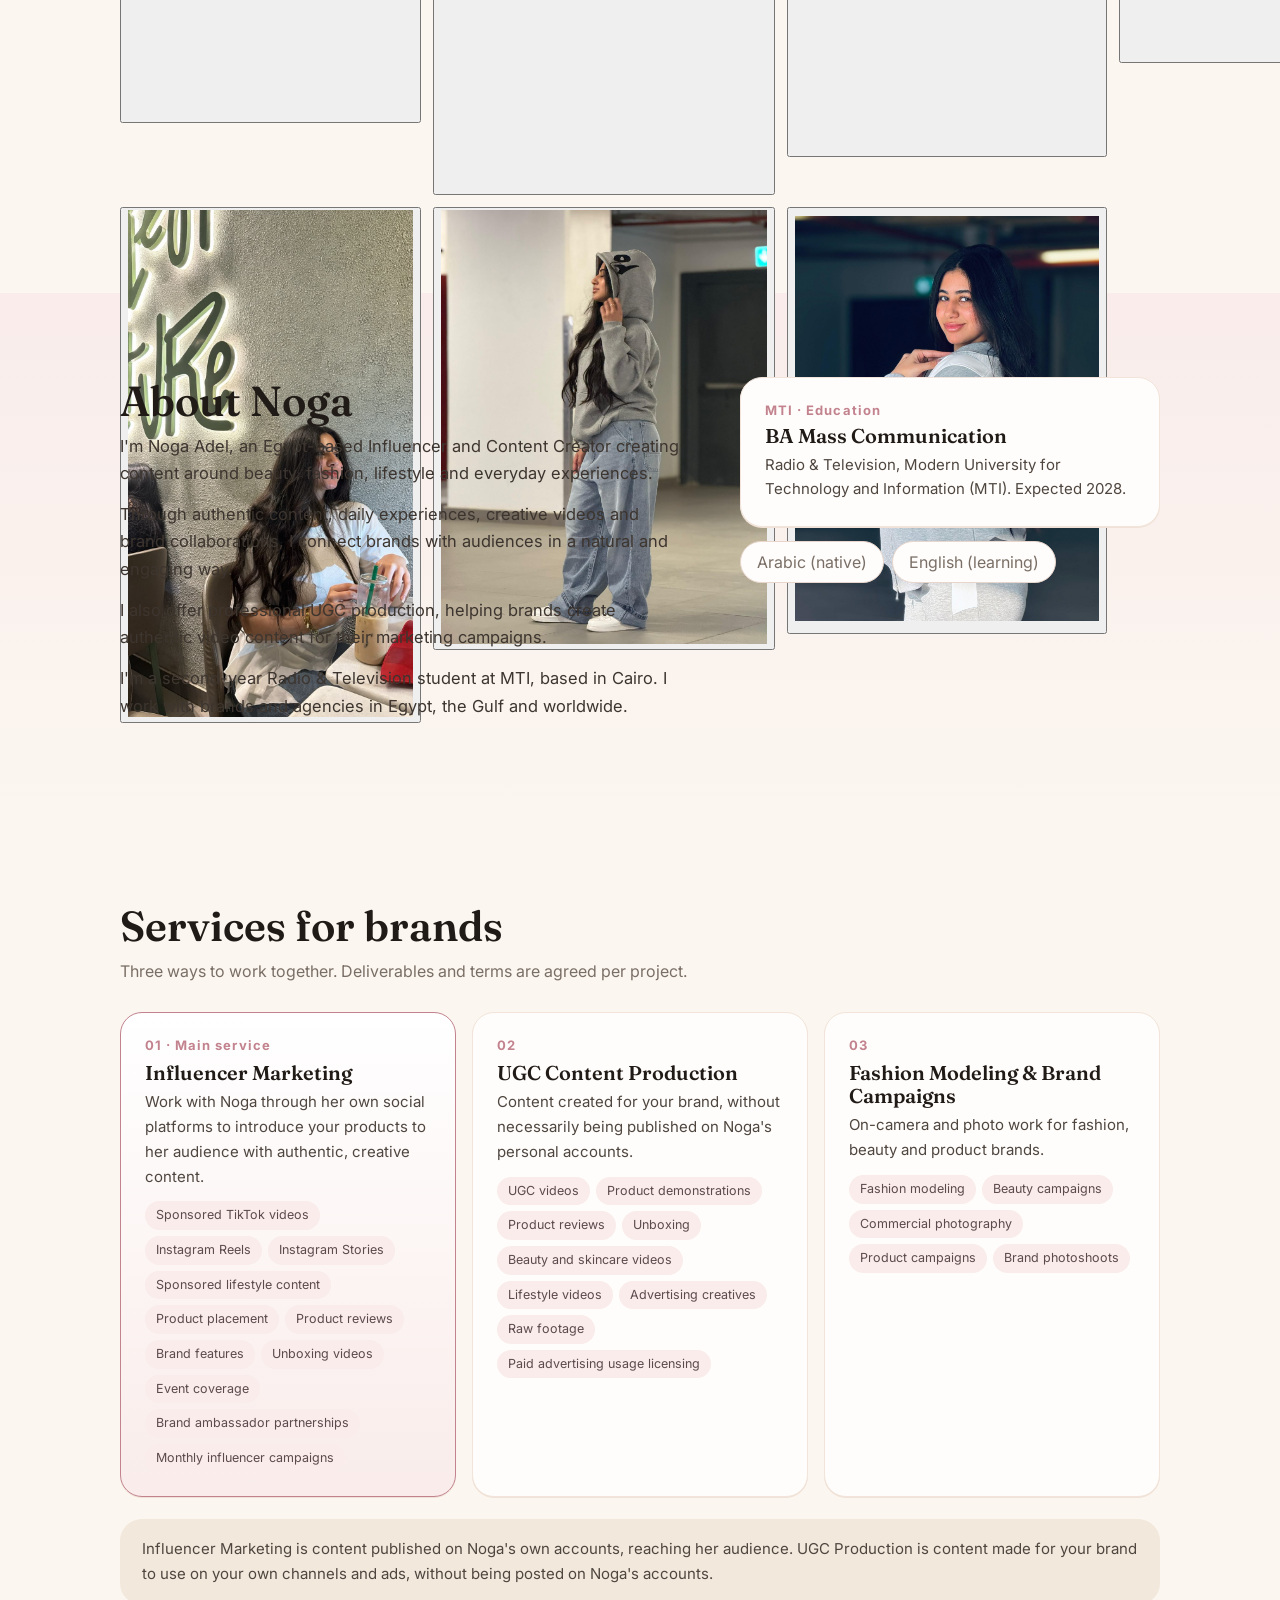
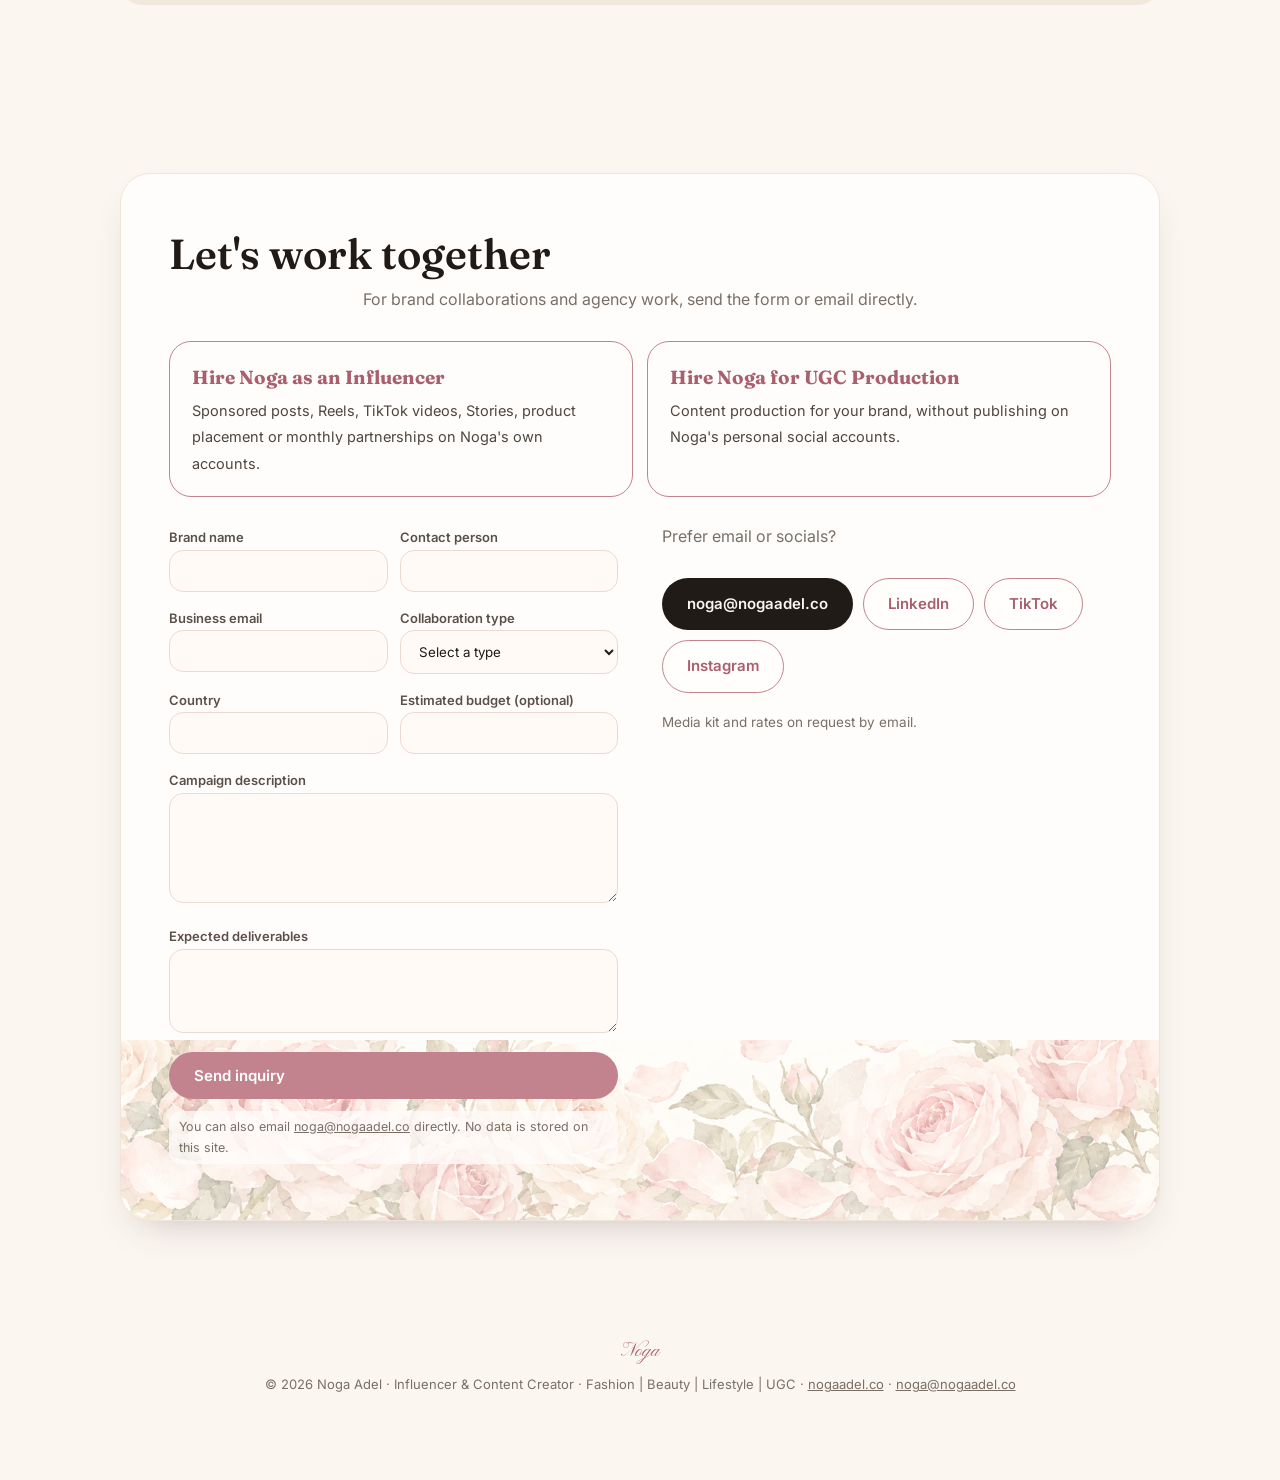
<file: 5-index.html>
<!doctype html>
<html lang="en" dir="ltr">
<head>
<meta charset="utf-8">
<meta name="viewport" content="width=device-width, initial-scale=1">
<title>Noga Adel | Influencer &amp; Content Creator, Egypt</title>
<meta name="description" content="Noga Adel is an Egypt-based Influencer and Content Creator in beauty, fashion and lifestyle, with 77.6K followers on TikTok. Sponsored content, brand partnerships and UGC production.">
<link rel="canonical" href="https://nogaadel.co/">
<meta name="robots" content="index,follow">
<meta name="theme-color" content="#fbf6f0">
<meta property="og:type" content="website">
<meta property="og:site_name" content="Noga Adel">
<meta property="og:title" content="Noga Adel | Influencer & Content Creator">
<meta property="og:description" content="Egypt-based Influencer and Content Creator. 77.6K on TikTok, brand collaborations and UGC production.">
<meta property="og:url" content="https://nogaadel.co/">
<meta property="og:image" content="https://nogaadel.co/og-image.jpg">
<meta property="og:image:width" content="1200">
<meta property="og:image:height" content="630">
<meta name="twitter:card" content="summary_large_image">
<meta name="twitter:title" content="Noga Adel | Influencer & Content Creator">
<meta name="twitter:description" content="Egypt-based Influencer and Content Creator. 77.6K on TikTok, brand collaborations and UGC production.">
<meta name="twitter:image" content="https://nogaadel.co/og-image.jpg">
<link rel="icon" href="favicon.svg" type="image/svg+xml">
<link rel="preconnect" href="https://fonts.googleapis.com">
<link rel="preconnect" href="https://fonts.gstatic.com" crossorigin>
<link href="https://fonts.googleapis.com/css2?family=Fraunces:opsz,wght@9..144,500;9..144,600;9..144,700&family=Inter:wght@400;500;600&family=Cairo:wght@400;600;700&family=Pinyon+Script&display=swap" rel="stylesheet">
<link rel="stylesheet" href="assets/css/style.css">
<link rel="stylesheet" href="assets/css/extra.css">
<link rel="stylesheet" href="assets/css/fan.css">
<script type="application/ld+json">
{
  "@context": "https://schema.org",
  "@type": "Person",
  "name": "Noga Adel",
  "url": "https://nogaadel.co/",
  "image": "https://nogaadel.co/og-image.jpg",
  "email": "noga@nogaadel.co",
  "contactPoint": { "@type": "ContactPoint", "contactType": "business inquiries", "email": "noga@nogaadel.co" },
  "jobTitle": "Influencer, Content Creator, UGC Creator, Fashion Model",
  "address": { "@type": "PostalAddress", "addressLocality": "Cairo", "addressCountry": "EG" },
  "sameAs": [
    "https://www.tiktok.com/@noga.adel97",
    "https://www.linkedin.com/in/noga-adel-ugc/",
    "https://www.instagram.com/noga.adel.9699/"
  ]
}
</script>
</head>
<body>
<nav><div class="wrap">
<a class="brand" href="#top"><svg viewBox="0 0 24 24" fill="none" aria-hidden="true"><path d="M12 21c-4 0-7-2.6-7-6.2 0-2.5 1.7-4.3 3.4-5.6C10 8 11 6.6 11 4.5c2 1 3 3 2.7 5.2 1-.4 1.7-1.2 2-2.3 1.7 1.3 3.3 3.4 3.3 6.4 0 4.2-3 7.2-7 7.2z" fill="#c2838e"/><circle cx="12" cy="13.5" r="2.4" fill="#a95f6d"/></svg>Noga Adel</a>
<div class="links">
<a href="#work"><span class="en">Work</span><span class="ar">أعمالي</span></a>
<a href="#videos"><span class="en">My content</span><span class="ar">محتواي</span></a>
<a href="#about"><span class="en">About</span><span class="ar">عن نوجا</span></a>
<a href="#services"><span class="en">Services</span><span class="ar">الخدمات</span></a>
<a href="#contact"><span class="en">Contact</span><span class="ar">تواصل</span></a>
</div>
<a class="navmail" href="mailto:noga@nogaadel.co">noga@nogaadel.co</a>
<button id="lang" type="button" aria-label="Language">العربية</button>
</div></nav>

<header class="hero" id="top"><div class="wrap">
<div class="htxt">
<div class="eyebrow" id="hero-roles">Influencer · Content Creator · UGC Creator · Fashion Model</div>
<h1><span class="en">Creating Content. Building Connections. Influencing Trends.</span><span class="ar">محتوى بيصنع تواصل، وتريندات بتتأثر.</span><span class="accent"><span class="en">Noga Adel, with love from Egypt</span><span class="ar">نوجا عادل، بحب من مصر</span></span></h1>
<p class="lead" id="hero-lead"></p>
<div class="cta">
<a class="btn r" href="#contact"><span class="en">Collaborate with me</span><span class="ar">نتعاون سوا</span></a>
<a class="btn s" id="cta-tiktok" href="https://www.tiktok.com/@noga.adel97" target="_blank" rel="noopener"><span class="en">Watch on TikTok</span><span class="ar">شاهد على تيك توك</span></a>
</div>
<div class="stats" id="stats"></div>
<div class="stats-note" id="stats-note"></div>
</div>
<div class="ph"><img src="2-noga-1.jpg" alt="Noga Adel in a cream gown at a carved wooden door" width="1100" height="1467" fetchpriority="high"></div>
</div></header>

<section id="work"><div class="wrap">
<h2><span class="en">Brand collaborations</span><span class="ar">تعاونات البراندات</span><span class="accent en">partnerships</span></h2>
<p class="sub"><span class="en">Real collaborations with brands. Tap a card to watch on TikTok.</span><span class="ar">تعاونات حقيقية مع براندات. اضغط على الكارت للمشاهدة على تيك توك.</span></p>
<div class="chips" id="work-chips"></div>
<div class="grid c2" id="work-grid"></div>
<p class="sub" style="margin-top:16px;font-size:13px" id="work-note"></p>
</div></section>

<section id="videos" class="alt"><div class="wrap">
<h2><span class="en">Explore my world</span><span class="ar">اكتشف عالمي</span><span class="accent en">my content</span></h2>
<p class="sub" id="videos-intro"></p>
<div class="chips themes" id="themes"></div>
<div class="videos" id="video-grid"></div>
<p class="sub" style="margin-top:16px"><a class="btn s" id="cta-tiktok2" href="https://www.tiktok.com/@noga.adel97" target="_blank" rel="noopener"><span class="en">More on TikTok</span><span class="ar">المزيد على تيك توك</span></a></p>
</div></section>

<section id="gallery"><div class="wrap">
<h2><span class="en">Gallery</span><span class="ar">الجاليري</span></h2>
<p class="sub"><span class="en">Recent shoots.</span><span class="ar">من أحدث التصويرات.</span></p>
<div class="gallery" id="gallery-grid"></div>
</div></section>

<section id="about" class="alt"><div class="wrap two">
<div class="about">
<h2><span class="en">About Noga</span><span class="ar">عن نوجا</span></h2>
<div id="about-paras"></div>
</div>
<div>
<div class="card edu reveal"><div class="num">MTI · <span class="en">Education</span><span class="ar">التعليم</span></div>
<h3 id="edu-title"></h3>
<p id="edu-detail"></p></div>
<div class="chips" id="lang-chips" style="margin-top:14px"></div>
</div>
</div></section>

<section id="services"><div class="wrap">
<h2><span class="en">Services for brands</span><span class="ar">خدمات للبراندات</span></h2>
<p class="sub" id="services-intro"></p>
<div class="grid c3" id="services-grid"></div>
<p class="diff reveal" id="services-diff"></p>
</div></section>

<section id="contact"><div class="wrap">
<div class="contact reveal">
<h2><span class="en">Let's work together</span><span class="ar">يلا نشتغل سوا</span></h2>
<p class="sub"><span class="en">For brand collaborations and agency work, send the form or email directly.</span><span class="ar">للتعاونات مع البراندات والوكالات، املأ الفورم أو ابعت إيميل مباشرة.</span></p>
<div class="collab" id="collab"></div>
<div class="cgrid">
<form class="form" id="inquiry-form" novalidate>
<div class="frow">
<div><label for="f-brand"><span class="en">Brand name</span><span class="ar">اسم البراند</span></label>
<input id="f-brand" name="brand" type="text" required autocomplete="organization"></div>
<div><label for="f-person"><span class="en">Contact person</span><span class="ar">اسم الشخص المسؤول</span></label>
<input id="f-person" name="contact_person" type="text" required autocomplete="name"></div>
</div>
<div class="frow">
<div><label for="f-email"><span class="en">Business email</span><span class="ar">الإيميل الرسمي</span></label>
<input id="f-email" name="email" type="email" required autocomplete="email"></div>
<div><label for="f-service"><span class="en">Collaboration type</span><span class="ar">نوع التعاون</span></label>
<select id="f-service" name="service" required></select></div>
</div>
<div class="frow">
<div><label for="f-country"><span class="en">Country</span><span class="ar">الدولة</span></label>
<input id="f-country" name="country" type="text" required autocomplete="country-name"></div>
<div><label for="f-budget"><span class="en">Estimated budget (optional)</span><span class="ar">الميزانية التقديرية (اختياري)</span></label>
<input id="f-budget" name="budget" type="text"></div>
</div>
<div><label for="f-message"><span class="en">Campaign description</span><span class="ar">وصف الحملة</span></label>
<textarea id="f-message" name="message" required></textarea></div>
<div><label for="f-deliv"><span class="en">Expected deliverables</span><span class="ar">المطلوب تسليمه</span></label>
<textarea id="f-deliv" name="deliverables" required style="min-height:84px"></textarea></div>
<div class="form-status" id="form-status" role="status"></div>
<button class="btn r" id="form-submit" type="submit"><span class="en">Send inquiry</span><span class="ar">إرسال الطلب</span></button>
<p class="form-note"><span class="en">You can also email <a href="mailto:noga@nogaadel.co">noga@nogaadel.co</a> directly. No data is stored on this site.</span><span class="ar">تقدر كمان تبعت إيميل مباشرة على <a href="mailto:noga@nogaadel.co">noga@nogaadel.co</a>. مفيش بيانات بتتخزن على الموقع.</span></p>
</form>
<div>
<p class="sub" style="text-align:start"><span class="en">Prefer email or socials?</span><span class="ar">تفضّل الإيميل أو السوشيال؟</span></p>
<div class="socials" style="justify-content:flex-start">
<a class="btn p" id="c-email" href="mailto:noga@nogaadel.co">noga@nogaadel.co</a>
<a class="btn s" id="c-linkedin" href="https://www.linkedin.com/in/noga-adel-ugc/" target="_blank" rel="noopener">LinkedIn</a>
<a class="btn s" id="c-tiktok" href="https://www.tiktok.com/@noga.adel97" target="_blank" rel="noopener">TikTok</a>
<a class="btn s" id="c-instagram" href="https://www.instagram.com/noga.adel.9699/" target="_blank" rel="noopener">Instagram</a>
</div>
<p class="mk" style="text-align:start" id="mk-note"></p>
</div>
</div>
</div>
</div></section>


<footer><span class="accent">Noga</span>© 2026 Noga Adel · Influencer &amp; Content Creator · Fashion | Beauty | Lifestyle | UGC · <a href="https://nogaadel.co/">nogaadel.co</a> · <a href="mailto:noga@nogaadel.co">noga@nogaadel.co</a></footer>

<script src="assets/js/main.js" defer></script>
<script src="assets/js/fan.js" defer></script>
</body>
</html>
</file>
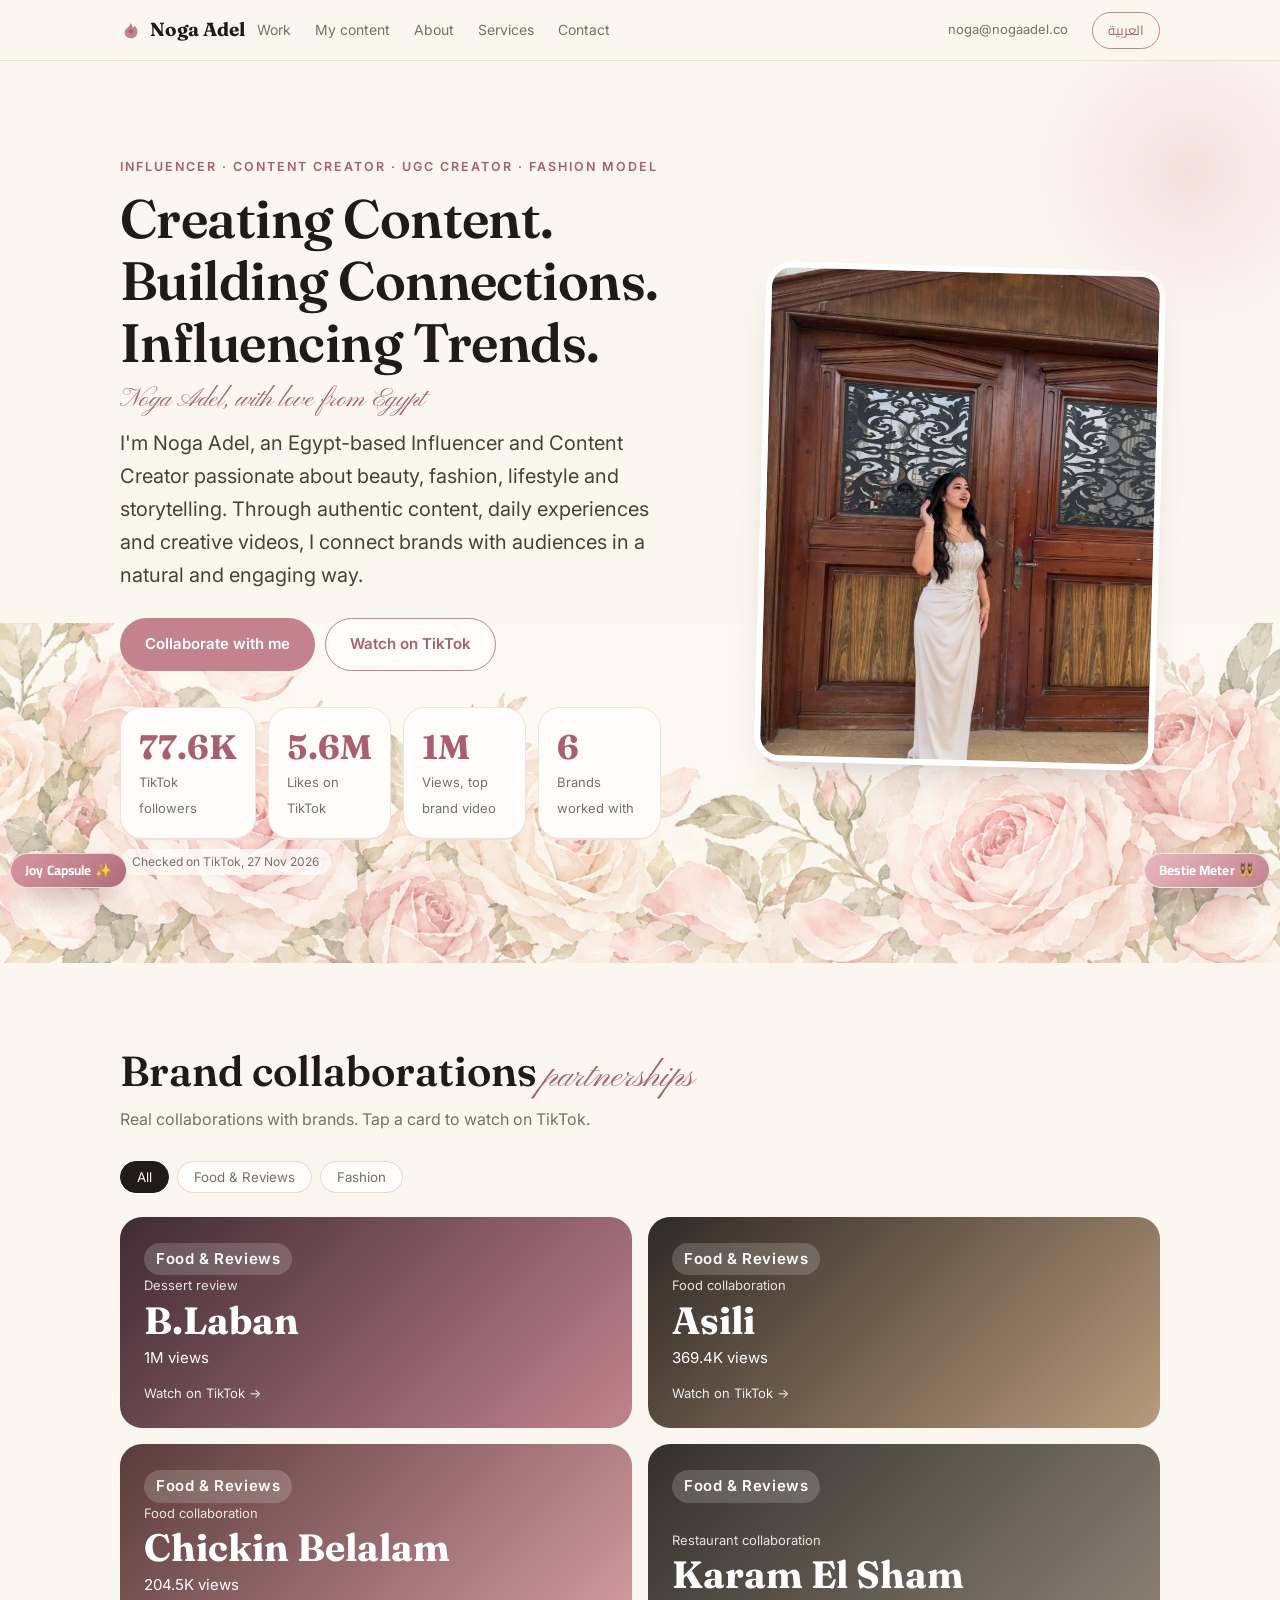
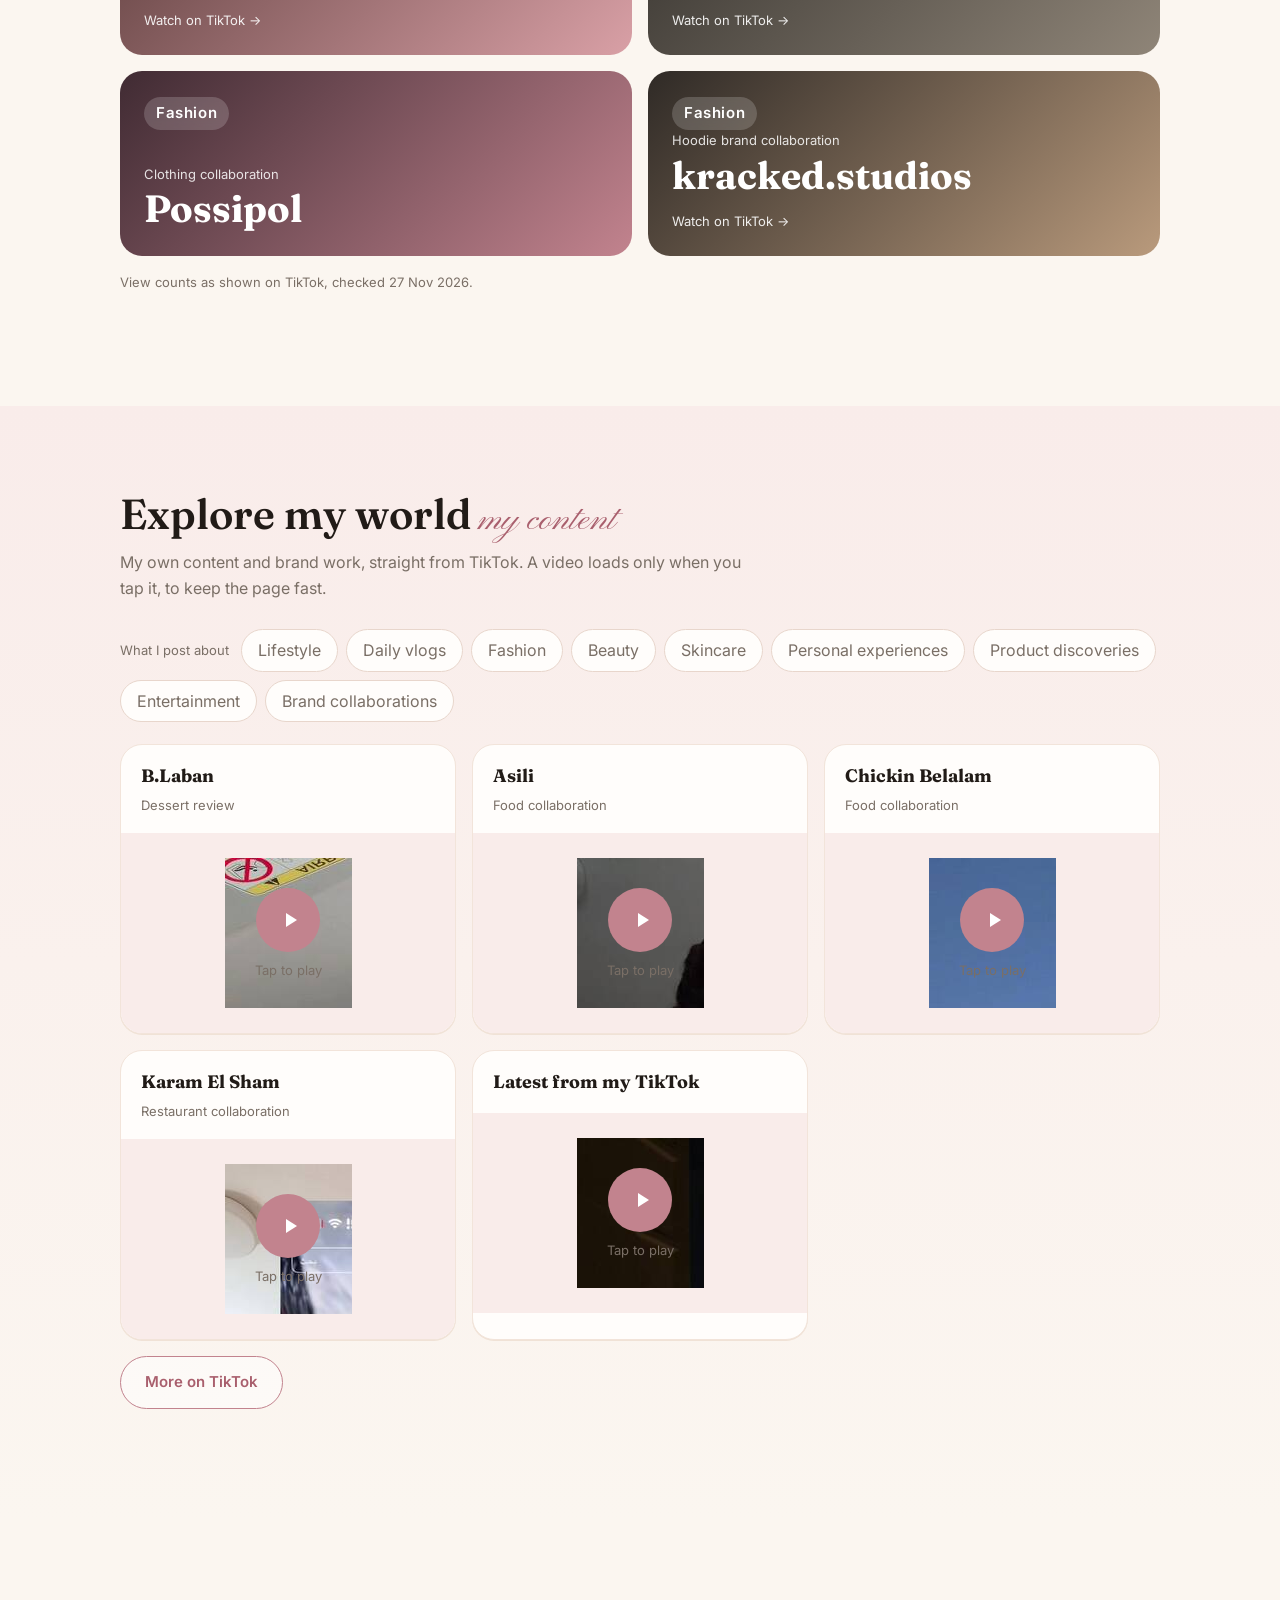
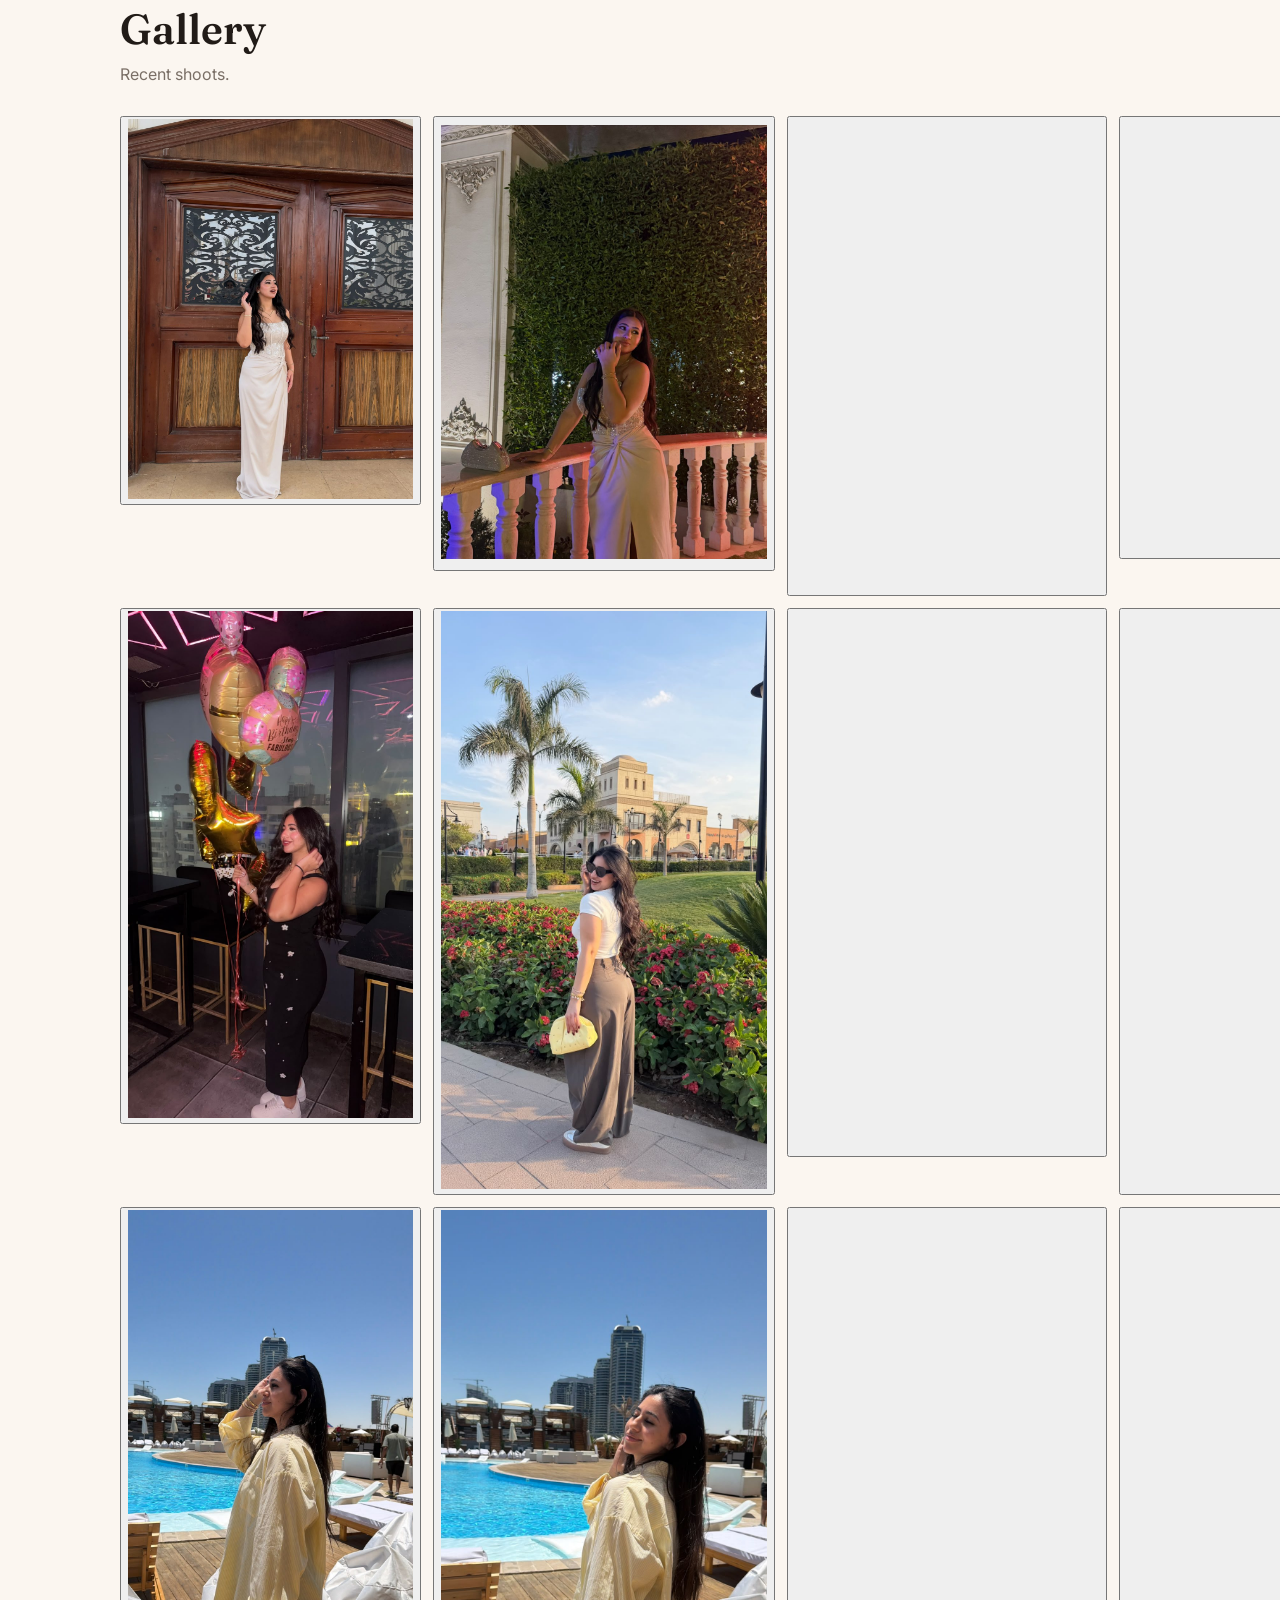
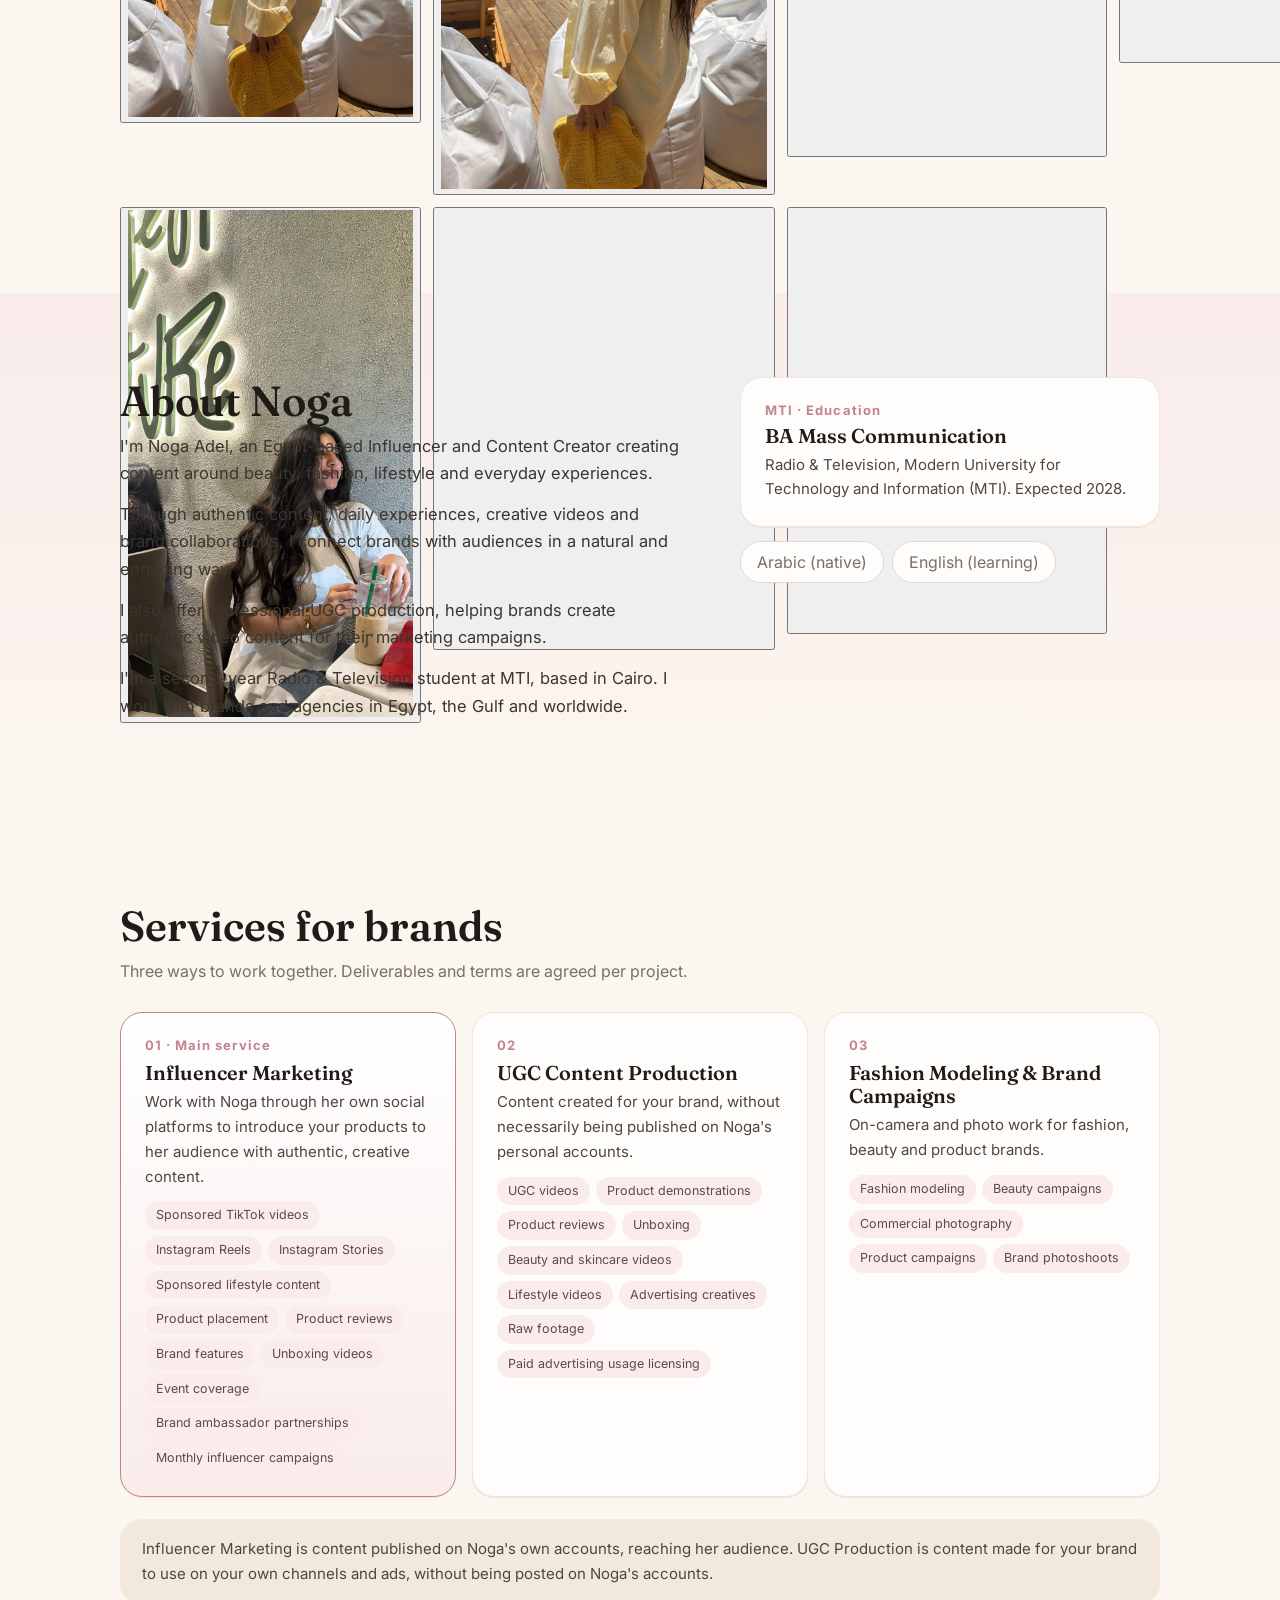
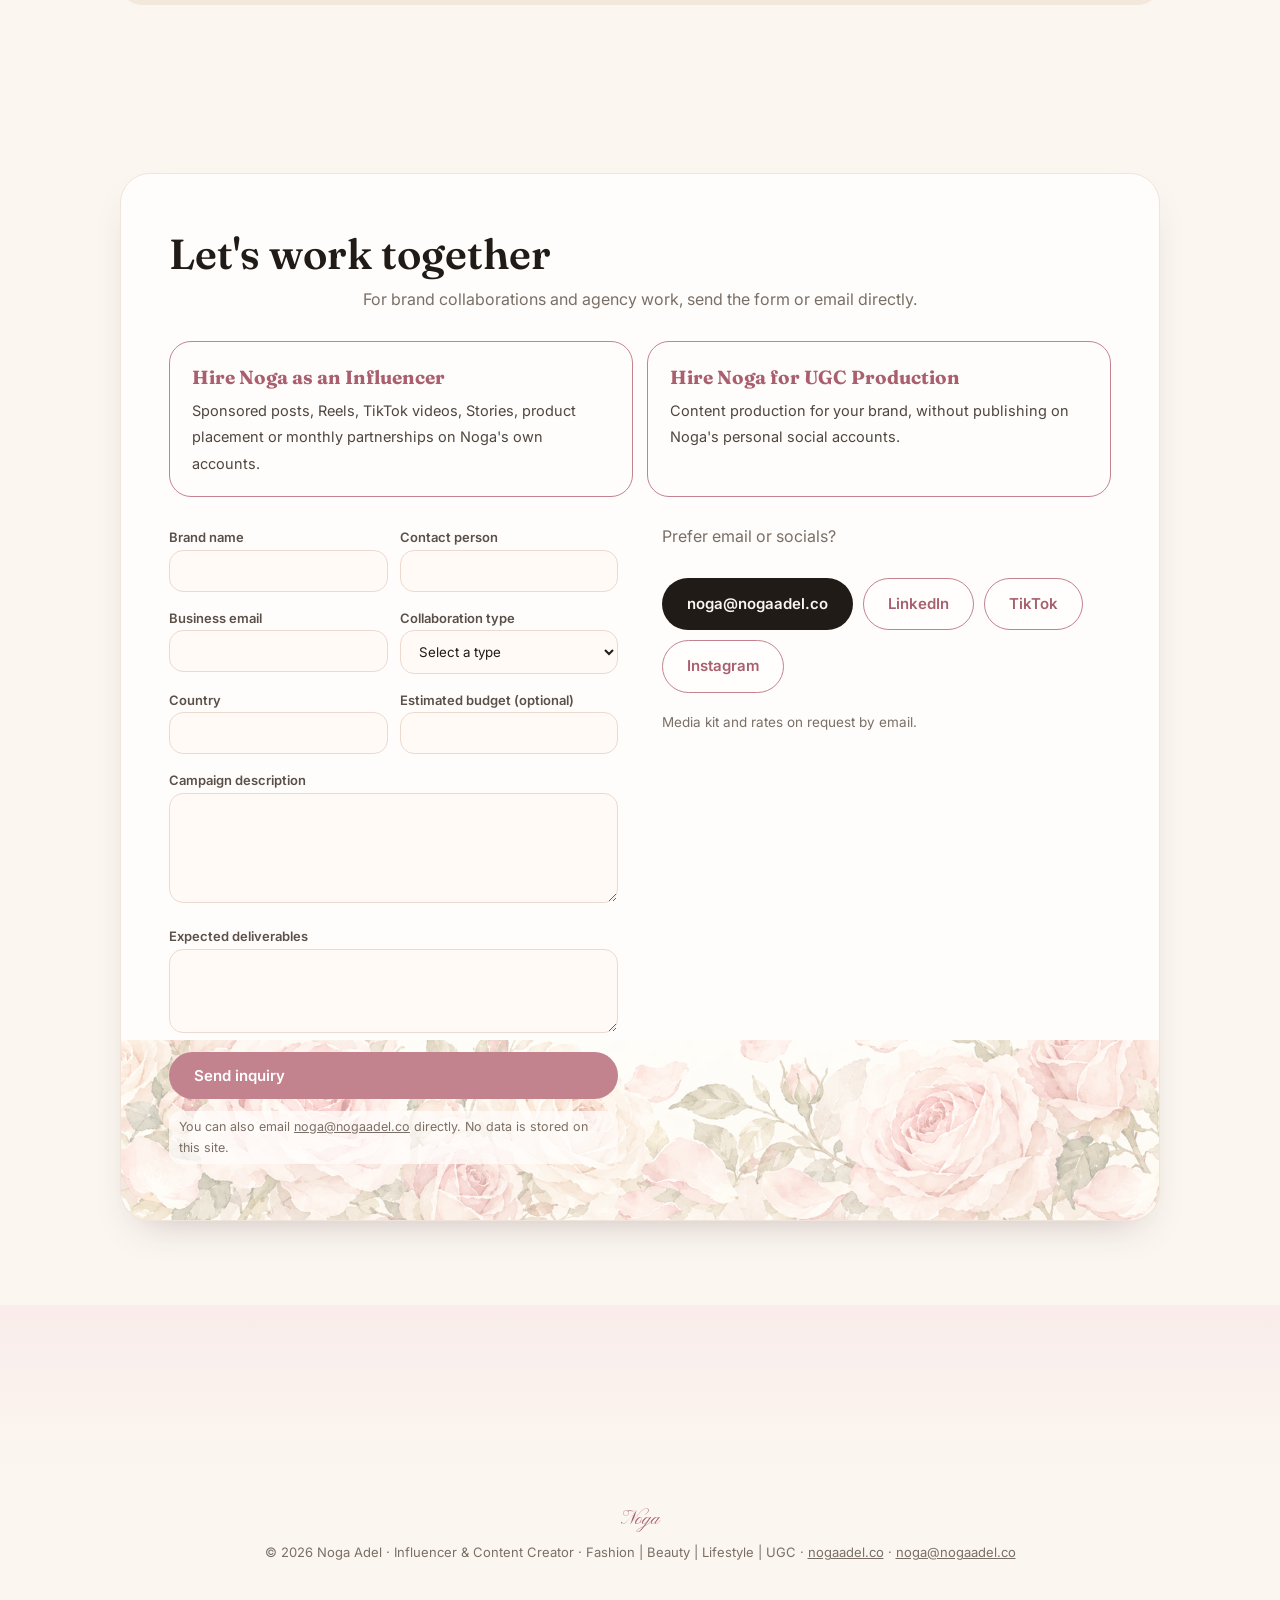
<file: 6-index.html>
<!doctype html>
<html lang="en" dir="ltr">
<head>
<meta charset="utf-8">
<meta name="viewport" content="width=device-width, initial-scale=1">
<title>Noga Adel | Influencer &amp; Content Creator, Egypt</title>
<meta name="description" content="Noga Adel is an Egypt-based Influencer and Content Creator in beauty, fashion and lifestyle, with 77.6K followers on TikTok. Sponsored content, brand partnerships and UGC production.">
<link rel="canonical" href="https://nogaadel.co/">
<meta name="robots" content="index,follow">
<meta name="theme-color" content="#fbf6f0">
<meta property="og:type" content="website">
<meta property="og:site_name" content="Noga Adel">
<meta property="og:title" content="Noga Adel | Influencer & Content Creator">
<meta property="og:description" content="Egypt-based Influencer and Content Creator. 77.6K on TikTok, brand collaborations and UGC production.">
<meta property="og:url" content="https://nogaadel.co/">
<meta property="og:image" content="https://nogaadel.co/og-image.jpg">
<meta property="og:image:width" content="1200">
<meta property="og:image:height" content="630">
<meta name="twitter:card" content="summary_large_image">
<meta name="twitter:title" content="Noga Adel | Influencer & Content Creator">
<meta name="twitter:description" content="Egypt-based Influencer and Content Creator. 77.6K on TikTok, brand collaborations and UGC production.">
<meta name="twitter:image" content="https://nogaadel.co/og-image.jpg">
<link rel="icon" href="favicon.svg" type="image/svg+xml">
<link rel="preconnect" href="https://fonts.googleapis.com">
<link rel="preconnect" href="https://fonts.gstatic.com" crossorigin>
<link href="https://fonts.googleapis.com/css2?family=Fraunces:opsz,wght@9..144,500;9..144,600;9..144,700&family=Inter:wght@400;500;600&family=Cairo:wght@400;600;700&family=Pinyon+Script&display=swap" rel="stylesheet">
<link rel="stylesheet" href="assets/css/style.css">
<link rel="stylesheet" href="assets/css/extra.css">
<link rel="stylesheet" href="assets/css/fan.css">
<script type="application/ld+json">
{
  "@context": "https://schema.org",
  "@type": "Person",
  "name": "Noga Adel",
  "url": "https://nogaadel.co/",
  "image": "https://nogaadel.co/og-image.jpg",
  "email": "noga@nogaadel.co",
  "contactPoint": { "@type": "ContactPoint", "contactType": "business inquiries", "email": "noga@nogaadel.co" },
  "jobTitle": "Influencer, Content Creator, UGC Creator, Fashion Model",
  "address": { "@type": "PostalAddress", "addressLocality": "Cairo", "addressCountry": "EG" },
  "sameAs": [
    "https://www.tiktok.com/@noga.adel97",
    "https://www.linkedin.com/in/noga-adel-ugc/",
    "https://www.instagram.com/noga.adel.9699/"
  ]
}
</script>
</head>
<body>
<nav><div class="wrap">
<a class="brand" href="#top"><svg viewBox="0 0 24 24" fill="none" aria-hidden="true"><path d="M12 21c-4 0-7-2.6-7-6.2 0-2.5 1.7-4.3 3.4-5.6C10 8 11 6.6 11 4.5c2 1 3 3 2.7 5.2 1-.4 1.7-1.2 2-2.3 1.7 1.3 3.3 3.4 3.3 6.4 0 4.2-3 7.2-7 7.2z" fill="#c2838e"/><circle cx="12" cy="13.5" r="2.4" fill="#a95f6d"/></svg>Noga Adel</a>
<div class="links">
<a href="#work"><span class="en">Work</span><span class="ar">أعمالي</span></a>
<a href="#videos"><span class="en">My content</span><span class="ar">محتواي</span></a>
<a href="#about"><span class="en">About</span><span class="ar">عنها</span></a>
<a href="#services"><span class="en">Services</span><span class="ar">الخدمات</span></a>
<a href="#contact"><span class="en">Contact</span><span class="ar">تواصل</span></a>
</div>
<a class="navmail" href="mailto:noga@nogaadel.co">noga@nogaadel.co</a>
<button id="lang" type="button" aria-label="Language">العربية</button>
</div></nav>

<header class="hero" id="top"><div class="wrap">
<div class="htxt">
<div class="eyebrow" id="hero-roles">Influencer · Content Creator · UGC Creator · Fashion Model</div>
<h1><span class="en">Creating Content. Building Connections. Influencing Trends.</span><span class="ar">محتوى بيصنع تواصل، وتريندات بتتأثر.</span><span class="accent"><span class="en">Noga Adel, with love from Egypt</span><span class="ar">نوجا عادل، بحب من مصر</span></span></h1>
<p class="lead" id="hero-lead"></p>
<div class="cta">
<a class="btn r" href="#contact"><span class="en">Collaborate with me</span><span class="ar">نتعاون سوا</span></a>
<a class="btn s" id="cta-tiktok" href="https://www.tiktok.com/@noga.adel97" target="_blank" rel="noopener"><span class="en">Watch on TikTok</span><span class="ar">شاهدي على تيك توك</span></a>
</div>
<div class="stats" id="stats"></div>
<div class="stats-note" id="stats-note"></div>
</div>
<div class="ph"><img src="2-noga-1.jpg" alt="Noga Adel in a cream gown at a carved wooden door" width="1100" height="1467" fetchpriority="high"></div>
</div></header>

<section id="work"><div class="wrap">
<h2><span class="en">Brand collaborations</span><span class="ar">تعاونات البراندات</span><span class="accent en">partnerships</span></h2>
<p class="sub"><span class="en">Real collaborations with brands. Tap a card to watch on TikTok.</span><span class="ar">تعاونات حقيقية مع براندات. اضغطي على الكارت للمشاهدة على تيك توك.</span></p>
<div class="chips" id="work-chips"></div>
<div class="grid c2" id="work-grid"></div>
<p class="sub" style="margin-top:16px;font-size:13px" id="work-note"></p>
</div></section>

<section id="videos" class="alt"><div class="wrap">
<h2><span class="en">Explore my world</span><span class="ar">اكتشفي عالمي</span><span class="accent en">my content</span></h2>
<p class="sub" id="videos-intro"></p>
<div class="chips themes" id="themes"></div>
<div class="videos" id="video-grid"></div>
<p class="sub" style="margin-top:16px"><a class="btn s" id="cta-tiktok2" href="https://www.tiktok.com/@noga.adel97" target="_blank" rel="noopener"><span class="en">More on TikTok</span><span class="ar">المزيد على تيك توك</span></a></p>
</div></section>

<section id="gallery"><div class="wrap">
<h2><span class="en">Gallery</span><span class="ar">الجاليري</span></h2>
<p class="sub"><span class="en">Recent shoots.</span><span class="ar">من أحدث التصويرات.</span></p>
<div class="gallery" id="gallery-grid"></div>
</div></section>

<section id="about" class="alt"><div class="wrap two">
<div class="about">
<h2><span class="en">About Noga</span><span class="ar">عن نوجا</span></h2>
<div id="about-paras"></div>
</div>
<div>
<div class="card edu reveal"><div class="num">MTI · <span class="en">Education</span><span class="ar">التعليم</span></div>
<h3 id="edu-title"></h3>
<p id="edu-detail"></p></div>
<div class="chips" id="lang-chips" style="margin-top:14px"></div>
</div>
</div></section>

<section id="services"><div class="wrap">
<h2><span class="en">Services for brands</span><span class="ar">خدمات للبراندات</span></h2>
<p class="sub" id="services-intro"></p>
<div class="grid c3" id="services-grid"></div>
<p class="diff reveal" id="services-diff"></p>
</div></section>

<section id="contact"><div class="wrap">
<div class="contact reveal">
<h2><span class="en">Let's work together</span><span class="ar">يلا نشتغل سوا</span></h2>
<p class="sub"><span class="en">For brand collaborations and agency work, send the form or email directly.</span><span class="ar">للتعاونات مع البراندات والوكالات، املئي الفورم أو ابعتي إيميل مباشرة.</span></p>
<div class="collab" id="collab"></div>
<div class="cgrid">
<form class="form" id="inquiry-form" novalidate>
<div class="frow">
<div><label for="f-brand"><span class="en">Brand name</span><span class="ar">اسم البراند</span></label>
<input id="f-brand" name="brand" type="text" required autocomplete="organization"></div>
<div><label for="f-person"><span class="en">Contact person</span><span class="ar">اسم الشخص المسؤول</span></label>
<input id="f-person" name="contact_person" type="text" required autocomplete="name"></div>
</div>
<div class="frow">
<div><label for="f-email"><span class="en">Business email</span><span class="ar">الإيميل الرسمي</span></label>
<input id="f-email" name="email" type="email" required autocomplete="email"></div>
<div><label for="f-service"><span class="en">Collaboration type</span><span class="ar">نوع التعاون</span></label>
<select id="f-service" name="service" required></select></div>
</div>
<div class="frow">
<div><label for="f-country"><span class="en">Country</span><span class="ar">الدولة</span></label>
<input id="f-country" name="country" type="text" required autocomplete="country-name"></div>
<div><label for="f-budget"><span class="en">Estimated budget (optional)</span><span class="ar">الميزانية التقديرية (اختياري)</span></label>
<input id="f-budget" name="budget" type="text"></div>
</div>
<div><label for="f-message"><span class="en">Campaign description</span><span class="ar">وصف الحملة</span></label>
<textarea id="f-message" name="message" required></textarea></div>
<div><label for="f-deliv"><span class="en">Expected deliverables</span><span class="ar">المطلوب تسليمه</span></label>
<textarea id="f-deliv" name="deliverables" required style="min-height:84px"></textarea></div>
<div class="form-status" id="form-status" role="status"></div>
<button class="btn r" id="form-submit" type="submit"><span class="en">Send inquiry</span><span class="ar">إرسال الطلب</span></button>
<p class="form-note"><span class="en">You can also email <a href="mailto:noga@nogaadel.co">noga@nogaadel.co</a> directly. No data is stored on this site.</span><span class="ar">تقدري كمان تبعتي إيميل مباشرة على <a href="mailto:noga@nogaadel.co">noga@nogaadel.co</a>. مفيش بيانات بتتخزن على الموقع.</span></p>
</form>
<div>
<p class="sub" style="text-align:start"><span class="en">Prefer email or socials?</span><span class="ar">تفضلي الإيميل أو السوشيال؟</span></p>
<div class="socials" style="justify-content:flex-start">
<a class="btn p" id="c-email" href="mailto:noga@nogaadel.co">noga@nogaadel.co</a>
<a class="btn s" id="c-linkedin" href="https://www.linkedin.com/in/noga-adel-ugc/" target="_blank" rel="noopener">LinkedIn</a>
<a class="btn s" id="c-tiktok" href="https://www.tiktok.com/@noga.adel97" target="_blank" rel="noopener">TikTok</a>
<a class="btn s" id="c-instagram" href="https://www.instagram.com/noga.adel.9699/" target="_blank" rel="noopener">Instagram</a>
</div>
<p class="mk" style="text-align:start" id="mk-note"></p>
</div>
</div>
</div>
</div></section>

<section id="fanzone" class="alt"><div class="wrap"><div id="bestie"></div></div></section>

<footer><span class="accent">Noga</span>© 2026 Noga Adel · Influencer &amp; Content Creator · Fashion | Beauty | Lifestyle | UGC · <a href="https://nogaadel.co/">nogaadel.co</a> · <a href="mailto:noga@nogaadel.co">noga@nogaadel.co</a></footer>

<script src="assets/js/main.js" defer></script>
<script src="assets/js/fan.js" defer></script>
</body>
</html>
</file>
<file: assets/css/style.css>
/* Noga Adel — editorial personal brand site */
:root{
  --ivory:#fbf6f0; --beige:#f2e8dc; --sand:#e9dccc; --white:#fffdfb;
  --ink:#211b17; --muted:#7a6f66;
  --rose:#c2838e; --rose-deep:#a95f6d; --blush:#f3dbda; --blush-soft:#f9ecea;
  --r:22px; --shadow:0 18px 40px -22px rgba(80,52,60,.35);
}
*{box-sizing:border-box;margin:0}
html{scroll-behavior:smooth}
body{font-family:Inter,Cairo,system-ui,sans-serif;color:var(--ink);background:var(--ivory);line-height:1.65;-webkit-font-smoothing:antialiased;overflow-x:hidden}
[dir=rtl] body{font-family:Cairo,Inter,system-ui,sans-serif}
h1,h2,h3{font-family:Fraunces,Cairo,serif;line-height:1.15;font-weight:600}
[dir=rtl] h1,[dir=rtl] h2,[dir=rtl] h3{font-family:Cairo,Fraunces,serif;font-weight:700}
a{color:inherit}
img{max-width:100%}
.wrap{max-width:1080px;margin:0 auto;padding:0 20px}
.accent{font-family:"Pinyon Script",cursive;font-weight:400;color:var(--rose-deep)}
[dir=rtl] .accent{font-family:Cairo;font-weight:700;font-style:normal}

/* nav */
nav{position:sticky;top:0;z-index:50;background:rgba(251,246,240,.88);backdrop-filter:blur(12px);border-bottom:1px solid #eee0d3}
nav .wrap{display:flex;align-items:center;justify-content:space-between;height:60px;gap:12px}
nav .brand{font-family:Fraunces,serif;font-weight:700;font-size:19px;text-decoration:none;display:flex;align-items:center;gap:8px}
nav .brand svg{width:22px;height:22px}
nav .links{display:none;gap:24px;font-size:14px}
nav .links a{text-decoration:none;color:var(--muted);transition:color .2s}
nav .links a:hover{color:var(--rose-deep)}
#lang{border:1px solid var(--rose);background:none;color:var(--rose-deep);border-radius:99px;padding:5px 15px;font:600 13px inherit;cursor:pointer;font-family:inherit;transition:background .2s}
#lang:hover{background:var(--blush-soft)}

/* hero */
.hero{position:relative;padding:60px 0 56px;overflow:hidden}
.hero::before{content:"";position:absolute;inset:auto 0 0 0;height:340px;background:url("../img/roses-banner.jpg") center bottom/cover no-repeat;opacity:.5;pointer-events:none}
.hero::after{content:"";position:absolute;top:-60px;inset-inline-end:-80px;width:340px;height:340px;background:radial-gradient(circle,var(--blush) 0,transparent 65%);opacity:.8;pointer-events:none}
.hero .wrap{position:relative;display:grid;gap:34px}
.eyebrow{font-size:12.5px;letter-spacing:.16em;text-transform:uppercase;color:var(--rose-deep);font-weight:600}
[dir=rtl] .eyebrow{letter-spacing:.02em}
.hero h1{font-size:clamp(44px,11vw,84px);margin:10px 0 4px;letter-spacing:-.01em}
.hero .accent{font-size:clamp(26px,6vw,40px);display:block;margin-bottom:12px}
.hero p.lead{font-size:clamp(16.5px,4.2vw,20px);max-width:620px;color:#4a4038}
.cta{display:flex;flex-wrap:wrap;gap:10px;margin-top:26px}
.btn{display:inline-flex;align-items:center;gap:8px;padding:13px 24px;border-radius:99px;text-decoration:none;font-weight:600;font-size:15px;transition:transform .2s,box-shadow .2s;border:1.5px solid transparent;cursor:pointer;font-family:inherit}
.btn:hover{transform:translateY(-2px)}
.btn.p{background:var(--ink);color:var(--ivory)}
.btn.p:hover{box-shadow:0 12px 24px -12px rgba(33,27,23,.5)}
.btn.r{background:var(--rose);color:#fff}
.btn.s{border-color:var(--rose);color:var(--rose-deep);background:rgba(255,255,255,.5)}
.stats{display:grid;grid-template-columns:repeat(2,1fr);gap:12px;margin-top:36px}
.stat{background:var(--white);border:1px solid #f2e4da;border-radius:var(--r);padding:18px;box-shadow:0 1px 0 #f0e2d6}
.stat b{display:block;font:700 clamp(26px,7vw,34px) Fraunces,serif;color:var(--rose-deep)}
.stat span{font-size:13px;color:var(--muted)}
.stats-note{display:inline-block;font-size:12px;color:var(--muted);margin-top:10px;background:rgba(255,253,251,.75);border-radius:99px;padding:3px 12px}

/* photo frames */
.ph{border-radius:26px;overflow:hidden;background:var(--beige);box-shadow:var(--shadow);position:relative}
.ph img{display:block;width:100%;height:100%;object-fit:cover;transition:transform .6s ease}
.ph:hover img{transform:scale(1.03)}
.hero .ph{aspect-ratio:4/5;max-width:400px;width:100%;justify-self:center;border:6px solid #fff;transform:rotate(1.5deg)}
.hero .ph img{object-position:50% 25%}
.petal{position:absolute;pointer-events:none;opacity:.9;animation:float 7s ease-in-out infinite}
@keyframes float{0%,100%{transform:translateY(0) rotate(0)}50%{transform:translateY(-12px) rotate(6deg)}}

/* sections */
section{padding:60px 0}
section.alt{background:linear-gradient(var(--blush-soft),var(--ivory));}
h2{font-size:clamp(28px,7vw,42px);margin-bottom:8px}
h2 .accent{font-size:.85em;margin-inline-start:6px}
.sub{color:var(--muted);margin-bottom:28px;max-width:640px}
.divider{display:flex;align-items:center;gap:14px;margin:0 auto;max-width:1080px;padding:0 20px;color:var(--rose)}
.divider::before,.divider::after{content:"";flex:1;height:1px;background:linear-gradient(90deg,transparent,var(--sand),transparent)}

/* portfolio */
.chips{display:flex;flex-wrap:wrap;gap:8px;margin-bottom:24px}
.chip{border:1px solid #e8d6cc;background:var(--white);color:var(--muted);border-radius:99px;padding:7px 16px;font:600 13.5px inherit;cursor:pointer;font-family:inherit;transition:all .2s}
.chip:hover{border-color:var(--rose);color:var(--rose-deep)}
.chip.on{background:var(--ink);border-color:var(--ink);color:var(--ivory)}
.grid{display:grid;gap:16px}
.card{background:var(--white);border:1px solid #f2e4da;border-radius:var(--r);padding:24px;box-shadow:0 1px 0 #f0e2d6;transition:transform .25s,box-shadow .25s}
.card:hover{transform:translateY(-3px);box-shadow:var(--shadow)}
.card h3{font-size:20px;margin-bottom:6px}
.card p{color:#4f463f;font-size:15px}
.num{font:700 13px Inter;color:var(--rose);margin-bottom:8px;letter-spacing:.08em}
.work{display:flex;text-decoration:none;position:relative;overflow:hidden;border-radius:var(--r);padding:24px;color:#fff;min-height:180px;flex-direction:column;justify-content:flex-end;transition:transform .25s,box-shadow .25s}
.work:hover{transform:translateY(-3px);box-shadow:var(--shadow)}
.work.w1{background:linear-gradient(135deg,#402b33,#c2838e)}
.work.w2{background:linear-gradient(135deg,#2f2a26,#b99a7c)}
.work.w3{background:linear-gradient(135deg,#5a3b3a,#d9a0a6)}
.work.w4{background:linear-gradient(135deg,#33302c,#8f8578)}
.work small{opacity:.85;font-size:13px}
.work b{font:700 clamp(28px,8vw,38px) Fraunces,serif}
.work>span{font-size:15px;margin-top:2px}
.work em{font-style:normal;font-size:13px;margin-top:12px;opacity:.9}
.tag{align-self:flex-start;margin-bottom:auto;background:rgba(255,255,255,.18);backdrop-filter:blur(4px);border-radius:99px;padding:4px 12px;font-size:12px;font-weight:600;letter-spacing:.04em}

/* videos */
.videos{display:grid;gap:16px}
.video{background:var(--white);border:1px solid #f2e4da;border-radius:var(--r);overflow:hidden;box-shadow:0 1px 0 #f0e2d6}
.video .vhead{padding:16px 20px;display:flex;align-items:center;justify-content:space-between;gap:10px}
.video .vhead b{font-family:Fraunces,serif;font-size:18px}
.video .vhead span{font-size:13px;color:var(--muted)}
.video .vbody{min-height:200px;display:flex;align-items:center;justify-content:center;background:var(--blush-soft)}
.video .vbody blockquote{margin:0}
.loadvid{border:none;background:none;cursor:pointer;font-family:inherit;display:flex;flex-direction:column;align-items:center;gap:10px;color:var(--rose-deep);padding:30px}
.loadvid .play{width:64px;height:64px;border-radius:50%;background:var(--rose);display:flex;align-items:center;justify-content:center;transition:transform .2s}
.loadvid:hover .play{transform:scale(1.08)}
.loadvid .play svg{width:24px;height:24px;fill:#fff;margin-inline-start:3px}
.loadvid small{font-size:13px;color:var(--muted)}

/* gallery */
.gallery{display:grid;grid-template-columns:repeat(2,1fr);gap:12px}
.gallery .ph{aspect-ratio:3/4;border-radius:18px;box-shadow:0 10px 24px -16px rgba(80,52,60,.3)}
.gallery .ph img{object-position:50% 30%}

/* about */
.two{display:grid;gap:30px}
.about p{margin-bottom:14px;font-size:16.5px;color:#3d352f}
.edu .num{margin-bottom:6px}

/* contact */
.contact{position:relative;background:var(--white);border:1px solid #f2e4da;border-radius:30px;padding:40px 22px;box-shadow:var(--shadow);overflow:hidden}
.contact::before{content:"";position:absolute;inset:auto 0 0 0;height:180px;background:url("../img/roses-banner.jpg") center bottom/cover no-repeat;opacity:.35;pointer-events:none}
.contact h2{position:relative}
.contact .sub{margin-inline:auto;text-align:center}
.contact .cgrid{position:relative;display:grid;gap:26px}
.form{display:grid;gap:12px;text-align:start}
.form label{font-size:13px;font-weight:600;color:#5b5049}
.form input,.form select,.form textarea{width:100%;border:1.5px solid #ecd9cf;background:#fffaf6;border-radius:14px;padding:12px 14px;font:400 15px inherit;font-family:inherit;color:var(--ink);transition:border-color .2s}
.form input:focus,.form select:focus,.form textarea:focus{outline:none;border-color:var(--rose)}
.form textarea{min-height:110px;resize:vertical}
.form .frow{display:grid;gap:12px}
.form-note{font-size:12.5px;color:var(--muted);background:rgba(255,253,251,.75);border-radius:12px;padding:6px 10px}
.form-status{font-size:14.5px;font-weight:600;border-radius:14px;padding:12px 14px;display:none}
.form-status.ok{display:block;background:#e9f5ec;color:#2e6b3f;border:1px solid #cde8d4}
.form-status.err{display:block;background:#fbeaea;color:#93343f;border:1px solid #f2d2d6}
.socials{display:flex;flex-wrap:wrap;gap:10px;justify-content:center}
.mk{font-size:13.5px;color:var(--muted);text-align:center;margin-top:18px}

footer{padding:30px 0 44px;text-align:center;color:var(--muted);font-size:13px}
footer .accent{font-size:20px;display:block;margin-bottom:6px}

/* reveal animation */
.reveal{opacity:0;transform:translateY(22px);transition:opacity .7s ease,transform .7s ease}
.reveal.in{opacity:1;transform:none}
@media (prefers-reduced-motion:reduce){.reveal{opacity:1;transform:none}.petal{animation:none}}

.en,.ar{display:none}
html[lang=en] .en{display:revert}
html[lang=ar] .ar{display:revert}
span.en,span.ar{display:none}
html[lang=en] span.en{display:inline}
html[lang=ar] span.ar{display:inline}

@media(min-width:720px){
  nav .links{display:flex}
  .stats{grid-template-columns:repeat(4,1fr)}
  .grid.c3{grid-template-columns:repeat(3,1fr)}
  .grid.c2{grid-template-columns:repeat(2,1fr)}
  .videos{grid-template-columns:repeat(3,1fr)}
  .gallery{grid-template-columns:repeat(4,1fr)}
  .two{grid-template-columns:1.15fr .85fr;gap:52px;align-items:start}
  .hero{padding:96px 0 88px}
  .hero .wrap{grid-template-columns:1.1fr .9fr;align-items:center;gap:56px}
  .hero .ph{justify-self:end}
  section{padding:84px 0}
  .contact{padding:56px 48px}
  .contact .cgrid{grid-template-columns:1fr 1fr;gap:44px;align-items:start}
  .form .frow{grid-template-columns:1fr 1fr}
}
</file>
<file: assets/css/extra.css>
.hero h1{font-size:clamp(30px,6.4vw,54px)}
.hero h1 .accent{display:block;font-size:.5em;margin-top:10px}
.themes{margin-bottom:22px;align-items:center}
.tlabel{font-size:13px;color:var(--muted);margin-inline-end:4px}
.bul{list-style:none;padding:0;margin:12px 0 0;display:flex;flex-wrap:wrap;gap:6px}
.bul li{font-size:12.5px;background:var(--blush-soft);color:#5d4a4d;border-radius:99px;padding:4px 11px}
.card.primary{border-color:var(--rose);background:linear-gradient(180deg,#fff,var(--blush-soft))}
.diff{margin-top:22px;padding:18px 22px;border-radius:var(--r);background:var(--beige);color:#4f463f;font-size:15px}
.collab{display:grid;gap:14px;margin:6px 0 26px}
@media(min-width:760px){.collab{grid-template-columns:1fr 1fr}}
.collab .cc{display:block;text-decoration:none;background:var(--white);border:1.5px solid var(--rose);border-radius:var(--r);padding:20px 22px;transition:transform .2s,box-shadow .2s}
.collab .cc:hover{transform:translateY(-3px);box-shadow:var(--shadow)}
.collab .cc b{display:block;font-family:Fraunces,Cairo,serif;font-size:19px;margin-bottom:4px;color:var(--rose-deep)}
.collab .cc span{color:#4f463f;font-size:14.5px}

.navmail{display:none;font-size:13px;color:var(--muted);text-decoration:none;margin-inline-start:auto;margin-inline-end:12px}
@media(min-width:900px){.navmail{display:inline}}
footer a{color:inherit}
</file>
<file: assets/css/fan.css>
/* Fan zone: Joy Capsule + Noga Bestie Meter */
.btn-fan{display:inline-flex;align-items:center;justify-content:center;gap:8px;padding:12px 22px;border-radius:99px;font-family:inherit;font-weight:600;font-size:15px;line-height:1.2;cursor:pointer;border:1.5px solid transparent;transition:transform .2s,box-shadow .2s;min-height:46px}
.btn-fan:hover{transform:translateY(-2px)}
.btn-fan:focus-visible,.joy-capsule:focus-visible,.joy-x:focus-visible{outline:3px solid #e9b8bf;outline-offset:2px}
.btn-fan.primary{background:var(--rose);color:#fff;box-shadow:0 12px 24px -14px rgba(169,95,109,.8)}
.btn-fan.ghost{background:rgba(255,255,255,.7);color:var(--rose-deep);border-color:var(--rose)}

/* capsule */
.joy-capsule{position:relative;display:inline-flex;align-items:center;padding:11px 18px;border-radius:99px;border:1.5px solid rgba(255,255,255,.7);background:linear-gradient(135deg,#d9929d,#c2838e 55%,#b06a78);color:#fff;font:700 14px/1 Cairo,Inter,system-ui,sans-serif;box-shadow:0 14px 30px -12px rgba(120,60,75,.7);cursor:pointer;letter-spacing:.01em}
.joy-capsule:hover{transform:translateY(-2px)}
.joy-overlay{position:fixed;inset:0;z-index:100;background:rgba(48,30,34,.45);backdrop-filter:blur(4px);display:flex;align-items:center;justify-content:center;padding:18px}
.joy-overlay[hidden]{display:none}
body.joy-lock{overflow:hidden}
.joy-modal{position:relative;width:100%;max-width:420px;background:linear-gradient(180deg,#fffdfb,var(--blush-soft));border:1.5px solid #ecd0d0;border-radius:28px;padding:34px 24px 24px;text-align:center;box-shadow:0 30px 60px -24px rgba(80,40,52,.6);overflow:hidden;animation:joyin .35s ease both}
@keyframes joyin{from{opacity:0;transform:translateY(14px) scale(.96)}to{opacity:1;transform:none}}
.joy-x{position:absolute;top:8px;inset-inline-end:10px;width:38px;height:38px;border:0;background:transparent;font-size:28px;line-height:1;color:var(--muted);cursor:pointer;border-radius:50%}
.joy-star{font-size:34px;margin-bottom:6px}
.joy-msg{font-family:Cairo,Inter,sans-serif;font-weight:600;font-size:clamp(18px,5vw,22px);line-height:1.8;color:#3a2a2e;margin:6px 4px 22px;min-height:90px;display:flex;align-items:center;justify-content:center;text-align:center}
.joy-msg.pop{animation:joypop .45s ease both}
@keyframes joypop{from{opacity:0;transform:scale(.94)}to{opacity:1;transform:none}}
.joy-actions{display:flex;flex-direction:column;gap:10px;align-items:stretch}
@media(min-width:480px){.joy-actions{flex-direction:row;justify-content:center}}
.joy-sparks{position:absolute;left:50%;top:70px;width:0;height:0;pointer-events:none}
.spark{position:absolute;width:8px;height:8px;border-radius:50%;opacity:0;animation:spark 1.3s ease-out forwards}
@keyframes spark{0%{opacity:1;transform:translate(0,0) scale(.4)}100%{opacity:0;transform:translate(var(--x),var(--y)) scale(1.1)}}

/* bestie */
#x-unused .bestie-box{max-width:620px;margin:0 auto;text-align:center}
.fan-tag{display:inline-block;font-size:12.5px;letter-spacing:.14em;text-transform:uppercase;color:var(--rose-deep);font-weight:700;margin-bottom:10px}
[dir=rtl] .fan-tag{letter-spacing:.02em}
.fan-sub{color:#4f463f;margin:6px auto 20px;max-width:480px}
.bestie-form{display:flex;flex-direction:column;gap:12px;text-align:start;max-width:440px;margin:0 auto}
.bestie-form label{font-weight:600}
.bestie-form input{width:100%;border:1.5px solid #ecd9cf;background:#fffaf6;border-radius:14px;padding:13px 14px;font-family:inherit;font-size:16px;line-height:1.4;color:var(--ink)}
.bestie-form input:focus{outline:none;border-color:var(--rose)}
.bestie-note{min-height:20px;color:#93343f;font-size:14px;margin:0}
.bestie-bar{height:8px;border-radius:99px;background:#f0e1d8;margin:6px auto 18px;max-width:440px;overflow:hidden}
.bestie-bar i{display:block;height:100%;background:linear-gradient(90deg,#e9b8bf,var(--rose-deep));border-radius:99px;transition:width .3s}
.bestie-q{font-size:clamp(19px,5vw,24px);margin:0 auto 18px;max-width:520px;line-height:1.7}
.bestie-calc{color:var(--muted);padding:30px 0}
.result-card{margin:6px auto 20px;max-width:380px;padding:30px 22px 22px;border-radius:30px;background:radial-gradient(circle at 20% 0%,#fff 0,#f9ecea 45%,#f0d4d3 100%);border:1.5px solid #e6c3c6;box-shadow:0 26px 50px -26px rgba(120,60,75,.55);text-align:center;position:relative}
.rc-brand{font-size:13px;letter-spacing:.12em;text-transform:uppercase;color:var(--rose-deep);font-weight:700}
.rc-name{font-family:Cairo,Fraunces,serif;font-weight:700;font-size:24px;margin:12px 0 0;word-break:break-word}
.rc-pct{font-family:Fraunces,serif;font-weight:700;font-size:76px;line-height:1.05;color:var(--rose-deep)}
.rc-score{font-weight:700;color:#4f463f;margin-bottom:10px}
.rc-title{font-family:Cairo,sans-serif;font-weight:700;font-size:20px;line-height:1.6;margin:4px 0 16px}
.rc-grid{display:grid;grid-template-columns:repeat(5,1fr);gap:8px;margin-bottom:14px}
.rc-q{background:rgba(255,255,255,.75);border-radius:12px;padding:6px 0;font-size:16px;display:flex;flex-direction:column;align-items:center;gap:2px}
.rc-q b{font-size:11px;color:var(--muted);font-weight:600}
.rc-url{font-size:12.5px;color:var(--muted);letter-spacing:.06em}
@media (prefers-reduced-motion:reduce){.joy-modal,.joy-msg.pop,.spark{animation:none}.btn-fan,.bestie-bar i{transition:none}}
footer{padding-bottom:84px}

.fan-dock{position:fixed;z-index:60;left:max(10px,env(safe-area-inset-left,0px));right:max(10px,env(safe-area-inset-right,0px));bottom:calc(12px + env(safe-area-inset-bottom,0px));display:flex;flex-direction:row;justify-content:space-between;align-items:flex-end;gap:8px;direction:ltr;pointer-events:none}
.fan-dock .joy-capsule{pointer-events:auto;white-space:nowrap;padding:10px 14px;font-size:13.5px}
.fan-dock.is-hidden{display:none}
.bestie-modal{max-width:460px;max-height:85vh;max-height:85dvh;overflow-y:auto;overflow-x:hidden;-webkit-overflow-scrolling:touch;overscroll-behavior:contain;padding-top:38px}
.bestie-modal .bestie-box{max-width:none;margin:0;text-align:center}
.bestie-modal input,.bestie-form input{font-size:16px!important}
.bestie-modal h2{font-size:clamp(20px,5.4vw,26px);margin:0 0 6px;line-height:1.5}
.bestie-pill{background:linear-gradient(135deg,#e9b8bf,#c2838e)}
</file>
<file: assets/css/site2.css>
/* Noga Adel: editorial gallery, lightbox, gift box */
.gal-tabs{margin-bottom:22px}
.gal-grid{column-count:2;column-gap:12px}
@media(min-width:760px){.gal-grid{column-count:3;column-gap:16px}}
@media(min-width:1180px){.gal-grid{column-count:4}}
.gal-item{display:block;width:100%;margin:0 0 12px;padding:0;border:0;border-radius:20px;overflow:hidden;position:relative;cursor:zoom-in;background:var(--beige);box-shadow:0 12px 28px -18px rgba(80,52,60,.45);break-inside:avoid;-webkit-column-break-inside:avoid}
@media(min-width:760px){.gal-item{margin-bottom:16px;border-radius:24px}}
.gal-item img{display:block;width:100%;height:100%;object-fit:cover;object-position:50% 28%;transition:transform .7s cubic-bezier(.2,.7,.2,1)}
@media(hover:hover){.gal-item:hover img{transform:scale(1.06)}}
.gal-item:focus-visible,.lb button:focus-visible{outline:3px solid #e9b8bf;outline-offset:2px}
.gal-empty{text-align:center;padding:30px 0;column-span:all}
.lb{position:fixed;inset:0;z-index:130;background:rgba(24,14,17,.94);display:flex;align-items:center;justify-content:center;direction:ltr;touch-action:pan-y}
.lb img{max-width:100vw;max-height:88vh;max-height:88dvh;object-fit:contain;transition:opacity .25s;border-radius:6px;user-select:none;-webkit-user-drag:none}
.lb-x,.lb-nav{position:absolute;border:0;background:rgba(255,255,255,.14);color:#fff;border-radius:50%;width:46px;height:46px;font-size:30px;line-height:1;cursor:pointer;display:flex;align-items:center;justify-content:center;padding:0 0 4px;-webkit-tap-highlight-color:transparent}
.lb-x:hover,.lb-nav:hover{background:rgba(255,255,255,.28)}
.lb-x{top:max(14px,env(safe-area-inset-top,0px));right:14px;font-size:34px;padding-bottom:3px}
.lb-nav{top:50%;transform:translateY(-50%)}
.lb-prev{left:10px}.lb-next{right:10px}
.lb-count{position:absolute;bottom:max(16px,env(safe-area-inset-bottom,0px));left:50%;transform:translateX(-50%);color:#f3dbda;font:600 13px Inter,system-ui,sans-serif;letter-spacing:.08em}
@media(max-width:600px){.lb-nav{width:40px;height:40px;font-size:26px;background:rgba(255,255,255,.2)}}

/* gift box */
.gift-fab{position:fixed;left:0;top:0;z-index:55;display:flex;flex-direction:column;align-items:center;gap:4px;border:0;background:none;padding:0;cursor:pointer;will-change:transform;-webkit-tap-highlight-color:transparent;touch-action:manipulation;direction:ltr}
.gift-fab[hidden],.gift-fab.is-hidden{display:none}
.gift-fab svg{width:64px;height:64px;display:block;overflow:visible;filter:drop-shadow(0 10px 12px rgba(120,60,75,.35));animation:giftwig 4.2s ease-in-out infinite;transform-origin:50% 90%}
.gift-fab::before{content:"";position:absolute;top:2px;left:50%;width:66px;height:66px;margin-left:-33px;border-radius:50%;background:radial-gradient(circle,rgba(233,184,191,.65),rgba(233,184,191,0) 70%);animation:giftpulse 2.4s ease-in-out infinite;z-index:-1}
.gift-badge{background:#fffdfb;color:#7d3f4c;border:1.5px solid #d9b46a;border-radius:99px;padding:6px 12px;font:700 12.5px/1.35 Cairo,Inter,system-ui,sans-serif;white-space:nowrap;box-shadow:0 8px 18px -10px rgba(120,80,40,.55);max-width:calc(100vw - 20px)}
@keyframes giftwig{0%,78%,100%{transform:rotate(0) scale(1)}82%{transform:rotate(-9deg) scale(1.06)}86%{transform:rotate(8deg) scale(1.06)}90%{transform:rotate(-6deg)}94%{transform:rotate(4deg)}}
@keyframes giftpulse{0%,100%{transform:scale(.9);opacity:.7}50%{transform:scale(1.18);opacity:1}}
.gift-overlay{z-index:110}
.gift-modal{max-width:460px;max-height:90vh;max-height:90dvh;overflow-y:auto;overflow-x:hidden;-webkit-overflow-scrolling:touch;overscroll-behavior:contain;padding:26px 20px 22px}
.gift-stage{position:relative;height:118px;display:flex;align-items:flex-end;justify-content:center;margin-bottom:6px}
.gift-stage svg{width:112px;height:112px;overflow:visible}
.gift-stage .g-lid{transform-origin:20% 60%;transition:transform .7s cubic-bezier(.3,1.4,.5,1),opacity .6s .15s}
.gift-stage.open .g-lid{transform:translate(8px,-46px) rotate(-24deg);opacity:.0}
.gift-stage .g-glow{opacity:0;transition:opacity .6s}
.gift-stage.open .g-glow{opacity:1}
.gift-stage .g-box{animation:giftshake .5s ease-in-out 1}
@keyframes giftshake{0%,100%{transform:translateX(0)}25%{transform:translateX(-4px) rotate(-2deg)}75%{transform:translateX(4px) rotate(2deg)}}
.gift-confetti{position:absolute;inset:0;pointer-events:none;overflow:hidden;z-index:3}
.gift-confetti i{position:absolute;left:50%;top:110px;width:9px;height:14px;border-radius:2px;opacity:0;animation:confetti 1.9s cubic-bezier(.15,.7,.3,1) forwards}
.gift-confetti i.s{width:8px;height:8px;border-radius:50%}
@keyframes confetti{0%{opacity:1;transform:translate(0,0) rotate(0)}100%{opacity:0;transform:translate(var(--x),var(--y)) rotate(var(--r))}}
.gift-offer{position:relative;margin:4px 0 16px;padding:18px 16px;border-radius:20px;text-align:center;background:linear-gradient(160deg,#fffaf0,#fbf0d9);border:1.5px solid #d9b46a;box-shadow:inset 0 0 0 4px rgba(255,255,255,.7),0 14px 28px -20px rgba(150,110,40,.6);font:700 clamp(16px,4.6vw,19px)/1.75 Cairo,Inter,system-ui,sans-serif;color:#5b3a2a;opacity:0;transform:translateY(10px);transition:opacity .6s,transform .6s}
.gift-offer.show,.gift-form.show{opacity:1;transform:none}
.gift-offer small{display:block;font-weight:600;color:#9a7a3b;font-size:12px;letter-spacing:.12em;text-transform:uppercase;margin-bottom:4px}
[dir=rtl] .gift-offer small,html[lang=ar] .gift-offer small{letter-spacing:.02em}
.gift-form{display:flex;flex-direction:column;gap:12px;text-align:start;opacity:0;transform:translateY(10px);transition:opacity .6s .15s,transform .6s .15s}
.gift-form label{font-weight:600;font-size:14px;display:block;margin-bottom:4px}
.gift-form input,.gift-form textarea{width:100%;border:1.5px solid #ecd9cf;background:#fffaf6;border-radius:14px;padding:12px 14px;font-family:inherit;font-size:16px!important;line-height:1.4;color:var(--ink)}
.gift-form textarea{min-height:92px;resize:vertical}
.gift-form input:focus,.gift-form textarea:focus{outline:none;border-color:var(--rose)}
.gift-note{min-height:20px;margin:0;font-size:14px;color:#93343f}
.gift-note a{color:inherit;text-decoration:underline}
.gift-done{text-align:center;padding:10px 4px 6px;font:700 clamp(17px,4.8vw,20px)/1.9 Cairo,Inter,system-ui,sans-serif;color:#5b3a2a;animation:joypop .6s ease both}
.gift-done .big{font-size:44px;display:block;margin-bottom:6px}
@media (prefers-reduced-motion:reduce){.gift-fab svg,.gift-fab::before,.gift-stage .g-box,.gift-confetti i{animation:none}.gift-offer,.gift-form{opacity:1;transform:none;transition:none}}
body.joy-lock .fan-dock{display:none}

/* video cards with real thumbnails */
.video .vbody.has-thumb{width:100%;padding:0;min-height:0;aspect-ratio:9/12.5;max-height:430px;background:#2b1c20;position:relative}
.video .vbody.has-thumb.live{aspect-ratio:auto;max-height:none;min-height:200px;background:var(--blush-soft)}
.loadvid.thumb{position:absolute;inset:0;width:100%;height:100%;padding:0;justify-content:center;background-size:cover;background-position:50% 30%;background-repeat:no-repeat;color:#fff;-webkit-tap-highlight-color:transparent}
.loadvid.thumb::before{content:"";position:absolute;inset:0;background:linear-gradient(180deg,rgba(30,16,20,.05) 40%,rgba(30,16,20,.55));pointer-events:none}
.loadvid.thumb .play{position:relative;width:68px;height:68px;background:rgba(255,255,255,.88);box-shadow:0 10px 26px -8px rgba(30,16,20,.6)}
.loadvid.thumb .play svg{fill:var(--rose-deep)}
.loadvid.thumb small{position:absolute;left:0;right:0;bottom:14px;color:#fff;font-weight:600;text-shadow:0 1px 6px rgba(0,0,0,.6)}
</file>
